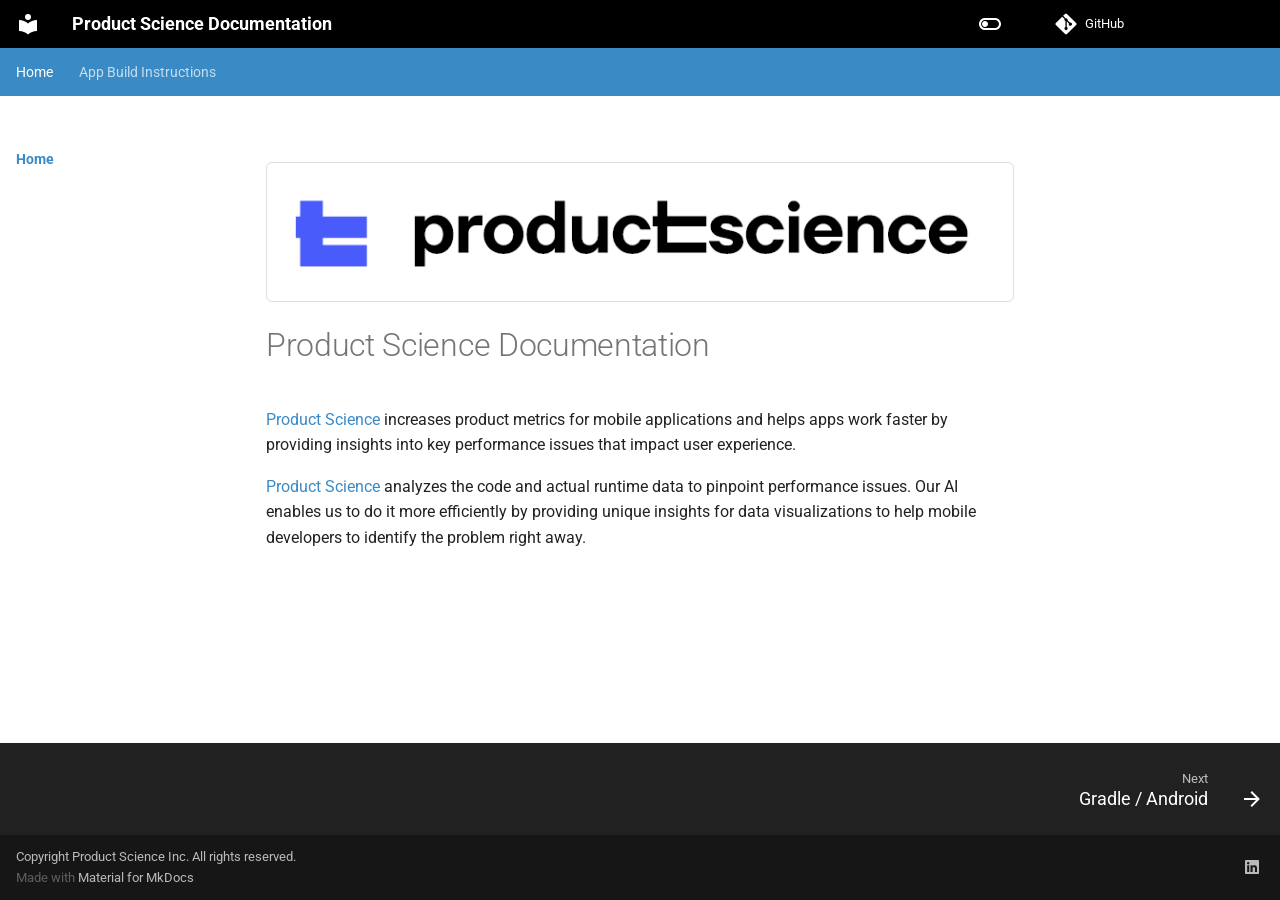
<file: index.html>
<!doctype html>
<html lang="en" class="no-js">
  <head>
    
      <meta charset="utf-8">
      <meta name="viewport" content="width=device-width,initial-scale=1">
      
        <meta name="description" content="Learn to configure and use Product Science">
      
      
      
        <link rel="canonical" href="https://github.com/product-science/docs/">
      
      <link rel="icon" href="assets/images/favicon.png">
      <meta name="generator" content="mkdocs-1.3.0, mkdocs-material-8.2.15">
    
    
      
        <title>Product Science Documentation</title>
      
    
    
      <link rel="stylesheet" href="assets/stylesheets/main.c382b1dc.min.css">
      
        
        <link rel="stylesheet" href="assets/stylesheets/palette.cc9b2e1e.min.css">
        
      
    
    
    
      
        
        
        <link rel="preconnect" href="https://fonts.gstatic.com" crossorigin>
        <link rel="stylesheet" href="https://fonts.googleapis.com/css?family=Roboto:300,300i,400,400i,700,700i%7CRoboto+Mono:400,400i,700,700i&display=fallback">
        <style>:root{--md-text-font:"Roboto";--md-code-font:"Roboto Mono"}</style>
      
    
    
      <link rel="stylesheet" href="stylesheets/extra.css">
    
    <script>__md_scope=new URL(".",location),__md_get=(e,_=localStorage,t=__md_scope)=>JSON.parse(_.getItem(t.pathname+"."+e)),__md_set=(e,_,t=localStorage,a=__md_scope)=>{try{t.setItem(a.pathname+"."+e,JSON.stringify(_))}catch(e){}}</script>
    
      

    
    
    
    
    <meta property="og:type" content="website">
    <meta property="og:title" content="Product Science Documentation">
    <meta property="og:description" content="Learn to configure and use Product Science">
    <meta property="og:url" content="https://github.com/product-science/docs/">
    <meta property="og:image" content="">
    <meta property="og:image:type" content="image/png">
    <meta property="og:image:width" content="1080">
    <meta property="og:image:height" content="568">
  
  </head>
  
  
    
    
      
    
    
    
    
    <body dir="ltr" data-md-color-scheme="default" data-md-color-primary="" data-md-color-accent="">
  
    
    
      <script>var palette=__md_get("__palette");if(palette&&"object"==typeof palette.color)for(var key of Object.keys(palette.color))document.body.setAttribute("data-md-color-"+key,palette.color[key])</script>
    
    <input class="md-toggle" data-md-toggle="drawer" type="checkbox" id="__drawer" autocomplete="off">
    <input class="md-toggle" data-md-toggle="search" type="checkbox" id="__search" autocomplete="off">
    <label class="md-overlay" for="__drawer"></label>
    <div data-md-component="skip">
      
        
        <a href="#product-science-documentation" class="md-skip">
          Skip to content
        </a>
      
    </div>
    <div data-md-component="announce">
      
    </div>
    
    
      

<header class="md-header" data-md-component="header">
  <nav class="md-header__inner md-grid" aria-label="Header">
    <a href="." title="Product Science Documentation" class="md-header__button md-logo" aria-label="Product Science Documentation" data-md-component="logo">
      
  
  <svg xmlns="http://www.w3.org/2000/svg" viewBox="0 0 24 24"><path d="M12 8a3 3 0 0 0 3-3 3 3 0 0 0-3-3 3 3 0 0 0-3 3 3 3 0 0 0 3 3m0 3.54C9.64 9.35 6.5 8 3 8v11c3.5 0 6.64 1.35 9 3.54 2.36-2.19 5.5-3.54 9-3.54V8c-3.5 0-6.64 1.35-9 3.54Z"/></svg>

    </a>
    <label class="md-header__button md-icon" for="__drawer">
      <svg xmlns="http://www.w3.org/2000/svg" viewBox="0 0 24 24"><path d="M3 6h18v2H3V6m0 5h18v2H3v-2m0 5h18v2H3v-2Z"/></svg>
    </label>
    <div class="md-header__title" data-md-component="header-title">
      <div class="md-header__ellipsis">
        <div class="md-header__topic">
          <span class="md-ellipsis">
            Product Science Documentation
          </span>
        </div>
        <div class="md-header__topic" data-md-component="header-topic">
          <span class="md-ellipsis">
            
              Home
            
          </span>
        </div>
      </div>
    </div>
    
      <form class="md-header__option" data-md-component="palette">
        
          
          
          <input class="md-option" data-md-color-media="(prefers-color-scheme: light)" data-md-color-scheme="default" data-md-color-primary="" data-md-color-accent=""  aria-label="Switch to dark mode"  type="radio" name="__palette" id="__palette_1">
          
            <label class="md-header__button md-icon" title="Switch to dark mode" for="__palette_2" hidden>
              <svg xmlns="http://www.w3.org/2000/svg" viewBox="0 0 24 24"><path d="M17 6H7c-3.31 0-6 2.69-6 6s2.69 6 6 6h10c3.31 0 6-2.69 6-6s-2.69-6-6-6zm0 10H7c-2.21 0-4-1.79-4-4s1.79-4 4-4h10c2.21 0 4 1.79 4 4s-1.79 4-4 4zM7 9c-1.66 0-3 1.34-3 3s1.34 3 3 3 3-1.34 3-3-1.34-3-3-3z"/></svg>
            </label>
          
        
          
          
          <input class="md-option" data-md-color-media="(prefers-color-scheme: dark)" data-md-color-scheme="slate" data-md-color-primary="" data-md-color-accent=""  aria-label="Switch to light mode"  type="radio" name="__palette" id="__palette_2">
          
            <label class="md-header__button md-icon" title="Switch to light mode" for="__palette_1" hidden>
              <svg xmlns="http://www.w3.org/2000/svg" viewBox="0 0 24 24"><path d="M17 7H7a5 5 0 0 0-5 5 5 5 0 0 0 5 5h10a5 5 0 0 0 5-5 5 5 0 0 0-5-5m0 8a3 3 0 0 1-3-3 3 3 0 0 1 3-3 3 3 0 0 1 3 3 3 3 0 0 1-3 3Z"/></svg>
            </label>
          
        
      </form>
    
    
    
    
      <div class="md-header__source">
        <a href="https://github.com/product-science/docs" title="Go to repository" class="md-source" data-md-component="source">
  <div class="md-source__icon md-icon">
    
    <svg xmlns="http://www.w3.org/2000/svg" viewBox="0 0 448 512"><!--! Font Awesome Free 6.1.1 by @fontawesome - https://fontawesome.com License - https://fontawesome.com/license/free (Icons: CC BY 4.0, Fonts: SIL OFL 1.1, Code: MIT License) Copyright 2022 Fonticons, Inc.--><path d="M439.55 236.05 244 40.45a28.87 28.87 0 0 0-40.81 0l-40.66 40.63 51.52 51.52c27.06-9.14 52.68 16.77 43.39 43.68l49.66 49.66c34.23-11.8 61.18 31 35.47 56.69-26.49 26.49-70.21-2.87-56-37.34L240.22 199v121.85c25.3 12.54 22.26 41.85 9.08 55a34.34 34.34 0 0 1-48.55 0c-17.57-17.6-11.07-46.91 11.25-56v-123c-20.8-8.51-24.6-30.74-18.64-45L142.57 101 8.45 235.14a28.86 28.86 0 0 0 0 40.81l195.61 195.6a28.86 28.86 0 0 0 40.8 0l194.69-194.69a28.86 28.86 0 0 0 0-40.81z"/></svg>
  </div>
  <div class="md-source__repository">
    GitHub
  </div>
</a>
      </div>
    
  </nav>
  
</header>
    
    <div class="md-container" data-md-component="container">
      
      
        
          
            
<nav class="md-tabs" aria-label="Tabs" data-md-component="tabs">
  <div class="md-tabs__inner md-grid">
    <ul class="md-tabs__list">
      
        
  
  
    
  


  <li class="md-tabs__item">
    <a href="." class="md-tabs__link md-tabs__link--active">
      Home
    </a>
  </li>

      
        
  
  


  
  
  
    <li class="md-tabs__item">
      <a href="gradle-android/" class="md-tabs__link">
        App Build Instructions
      </a>
    </li>
  

      
    </ul>
  </div>
</nav>
          
        
      
      <main class="md-main" data-md-component="main">
        <div class="md-main__inner md-grid">
          
            
              
              <div class="md-sidebar md-sidebar--primary" data-md-component="sidebar" data-md-type="navigation" >
                <div class="md-sidebar__scrollwrap">
                  <div class="md-sidebar__inner">
                    

  


<nav class="md-nav md-nav--primary md-nav--lifted" aria-label="Navigation" data-md-level="0">
  <label class="md-nav__title" for="__drawer">
    <a href="." title="Product Science Documentation" class="md-nav__button md-logo" aria-label="Product Science Documentation" data-md-component="logo">
      
  
  <svg xmlns="http://www.w3.org/2000/svg" viewBox="0 0 24 24"><path d="M12 8a3 3 0 0 0 3-3 3 3 0 0 0-3-3 3 3 0 0 0-3 3 3 3 0 0 0 3 3m0 3.54C9.64 9.35 6.5 8 3 8v11c3.5 0 6.64 1.35 9 3.54 2.36-2.19 5.5-3.54 9-3.54V8c-3.5 0-6.64 1.35-9 3.54Z"/></svg>

    </a>
    Product Science Documentation
  </label>
  
    <div class="md-nav__source">
      <a href="https://github.com/product-science/docs" title="Go to repository" class="md-source" data-md-component="source">
  <div class="md-source__icon md-icon">
    
    <svg xmlns="http://www.w3.org/2000/svg" viewBox="0 0 448 512"><!--! Font Awesome Free 6.1.1 by @fontawesome - https://fontawesome.com License - https://fontawesome.com/license/free (Icons: CC BY 4.0, Fonts: SIL OFL 1.1, Code: MIT License) Copyright 2022 Fonticons, Inc.--><path d="M439.55 236.05 244 40.45a28.87 28.87 0 0 0-40.81 0l-40.66 40.63 51.52 51.52c27.06-9.14 52.68 16.77 43.39 43.68l49.66 49.66c34.23-11.8 61.18 31 35.47 56.69-26.49 26.49-70.21-2.87-56-37.34L240.22 199v121.85c25.3 12.54 22.26 41.85 9.08 55a34.34 34.34 0 0 1-48.55 0c-17.57-17.6-11.07-46.91 11.25-56v-123c-20.8-8.51-24.6-30.74-18.64-45L142.57 101 8.45 235.14a28.86 28.86 0 0 0 0 40.81l195.61 195.6a28.86 28.86 0 0 0 40.8 0l194.69-194.69a28.86 28.86 0 0 0 0-40.81z"/></svg>
  </div>
  <div class="md-source__repository">
    GitHub
  </div>
</a>
    </div>
  
  <ul class="md-nav__list" data-md-scrollfix>
    
      
      
      

  
  
    
  
  
    <li class="md-nav__item md-nav__item--active">
      
      <input class="md-nav__toggle md-toggle" data-md-toggle="toc" type="checkbox" id="__toc">
      
      
        
      
      
      <a href="." class="md-nav__link md-nav__link--active">
        Home
      </a>
      
    </li>
  

    
      
      
      

  
  
  
    
    <li class="md-nav__item md-nav__item--nested">
      
      
        <input class="md-nav__toggle md-toggle" data-md-toggle="__nav_2" data-md-state="indeterminate" type="checkbox" id="__nav_2" checked>
      
      
      
      
        <label class="md-nav__link" for="__nav_2">
          App Build Instructions
          <span class="md-nav__icon md-icon"></span>
        </label>
      
      <nav class="md-nav" aria-label="App Build Instructions" data-md-level="1">
        <label class="md-nav__title" for="__nav_2">
          <span class="md-nav__icon md-icon"></span>
          App Build Instructions
        </label>
        <ul class="md-nav__list" data-md-scrollfix>
          
            
              
  
  
  
    <li class="md-nav__item">
      <a href="gradle-android/" class="md-nav__link">
        Gradle / Android
      </a>
    </li>
  

            
          
            
              
  
  
  
    <li class="md-nav__item">
      <a href="ios-xcode/" class="md-nav__link">
        iOS / Xcode
      </a>
    </li>
  

            
          
        </ul>
      </nav>
    </li>
  

    
  </ul>
</nav>
                  </div>
                </div>
              </div>
            
            
              
              <div class="md-sidebar md-sidebar--secondary" data-md-component="sidebar" data-md-type="toc" >
                <div class="md-sidebar__scrollwrap">
                  <div class="md-sidebar__inner">
                    

<nav class="md-nav md-nav--secondary" aria-label="Table of contents">
  
  
  
    
  
  
</nav>
                  </div>
                </div>
              </div>
            
          
          <div class="md-content" data-md-component="content">
            <article class="md-content__inner md-typeset">
              
                


<p><img alt="PSi" src="images/psi.png" />  </p>
<h1 id="product-science-documentation">Product Science Documentation</h1>
<p><a href="https://www.productscience.ai/">Product Science</a> increases product metrics for mobile applications and helps apps work faster by providing insights into key performance issues that impact user experience.</p>
<p><a href="https://www.productscience.ai/">Product Science</a> analyzes the code and actual runtime data to pinpoint performance issues. Our AI enables us to do it more efficiently by providing unique insights for data visualizations to help mobile developers to identify the problem right away.</p>

              
            </article>
          </div>
        </div>
        
          <a href="#" class="md-top md-icon" data-md-component="top" data-md-state="hidden">
            <svg xmlns="http://www.w3.org/2000/svg" viewBox="0 0 24 24"><path d="M13 20h-2V8l-5.5 5.5-1.42-1.42L12 4.16l7.92 7.92-1.42 1.42L13 8v12Z"/></svg>
            Back to top
          </a>
        
      </main>
      
        <footer class="md-footer">
  
    <nav class="md-footer__inner md-grid" aria-label="Footer">
      
      
        
        <a href="gradle-android/" class="md-footer__link md-footer__link--next" aria-label="Next: Gradle / Android" rel="next">
          <div class="md-footer__title">
            <div class="md-ellipsis">
              <span class="md-footer__direction">
                Next
              </span>
              Gradle / Android
            </div>
          </div>
          <div class="md-footer__button md-icon">
            <svg xmlns="http://www.w3.org/2000/svg" viewBox="0 0 24 24"><path d="M4 11v2h12l-5.5 5.5 1.42 1.42L19.84 12l-7.92-7.92L10.5 5.5 16 11H4Z"/></svg>
          </div>
        </a>
      
    </nav>
  
  <div class="md-footer-meta md-typeset">
    <div class="md-footer-meta__inner md-grid">
      <div class="md-copyright">
  
    <div class="md-copyright__highlight">
      Copyright Product Science Inc. All rights reserved.
    </div>
  
  
    Made with
    <a href="https://squidfunk.github.io/mkdocs-material/" target="_blank" rel="noopener">
      Material for MkDocs
    </a>
  
</div>
      
        <div class="md-social">
  
    
    
      
      
    
    <a href="https://www.linkedin.com/company/product-science-inc/" target="_blank" rel="noopener" title="www.linkedin.com" class="md-social__link">
      <svg xmlns="http://www.w3.org/2000/svg" viewBox="0 0 448 512"><!--! Font Awesome Free 6.1.1 by @fontawesome - https://fontawesome.com License - https://fontawesome.com/license/free (Icons: CC BY 4.0, Fonts: SIL OFL 1.1, Code: MIT License) Copyright 2022 Fonticons, Inc.--><path d="M416 32H31.9C14.3 32 0 46.5 0 64.3v383.4C0 465.5 14.3 480 31.9 480H416c17.6 0 32-14.5 32-32.3V64.3c0-17.8-14.4-32.3-32-32.3zM135.4 416H69V202.2h66.5V416zm-33.2-243c-21.3 0-38.5-17.3-38.5-38.5S80.9 96 102.2 96c21.2 0 38.5 17.3 38.5 38.5 0 21.3-17.2 38.5-38.5 38.5zm282.1 243h-66.4V312c0-24.8-.5-56.7-34.5-56.7-34.6 0-39.9 27-39.9 54.9V416h-66.4V202.2h63.7v29.2h.9c8.9-16.8 30.6-34.5 62.9-34.5 67.2 0 79.7 44.3 79.7 101.9V416z"/></svg>
    </a>
  
</div>
      
    </div>
  </div>
</footer>
      
    </div>
    <div class="md-dialog" data-md-component="dialog">
      <div class="md-dialog__inner md-typeset"></div>
    </div>
    <script id="__config" type="application/json">{"base": ".", "features": ["navigation.tabs", "navigation.instant", "navigation.sections", "navigation.expand", "navigation.top"], "search": "assets/javascripts/workers/search.2a1c317c.min.js", "translations": {"clipboard.copied": "Copied to clipboard", "clipboard.copy": "Copy to clipboard", "search.config.lang": "en", "search.config.pipeline": "trimmer, stopWordFilter", "search.config.separator": "[\\s\\-]+", "search.placeholder": "Search", "search.result.more.one": "1 more on this page", "search.result.more.other": "# more on this page", "search.result.none": "No matching documents", "search.result.one": "1 matching document", "search.result.other": "# matching documents", "search.result.placeholder": "Type to start searching", "search.result.term.missing": "Missing", "select.version.title": "Select version"}}</script>
    
    
      <script src="assets/javascripts/bundle.a6c66575.min.js"></script>
      
    
  </body>
</html>
</file>
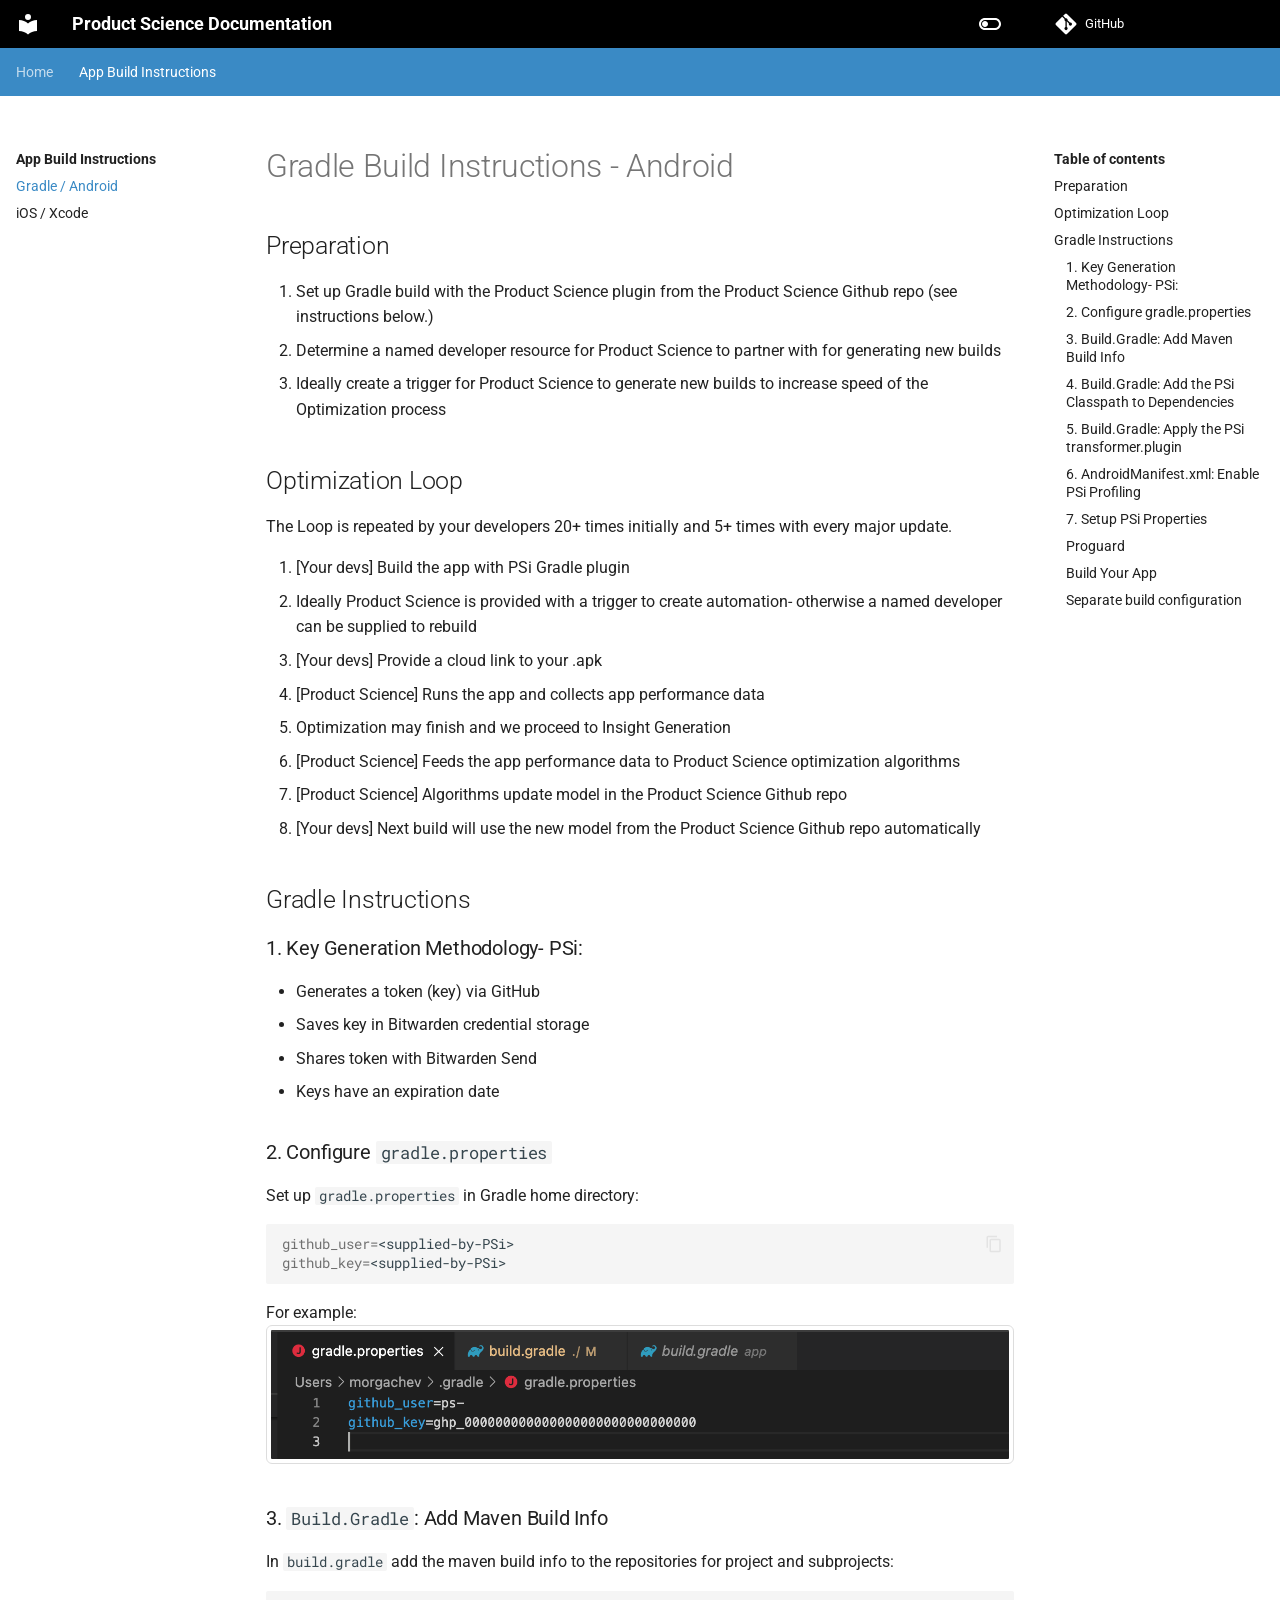
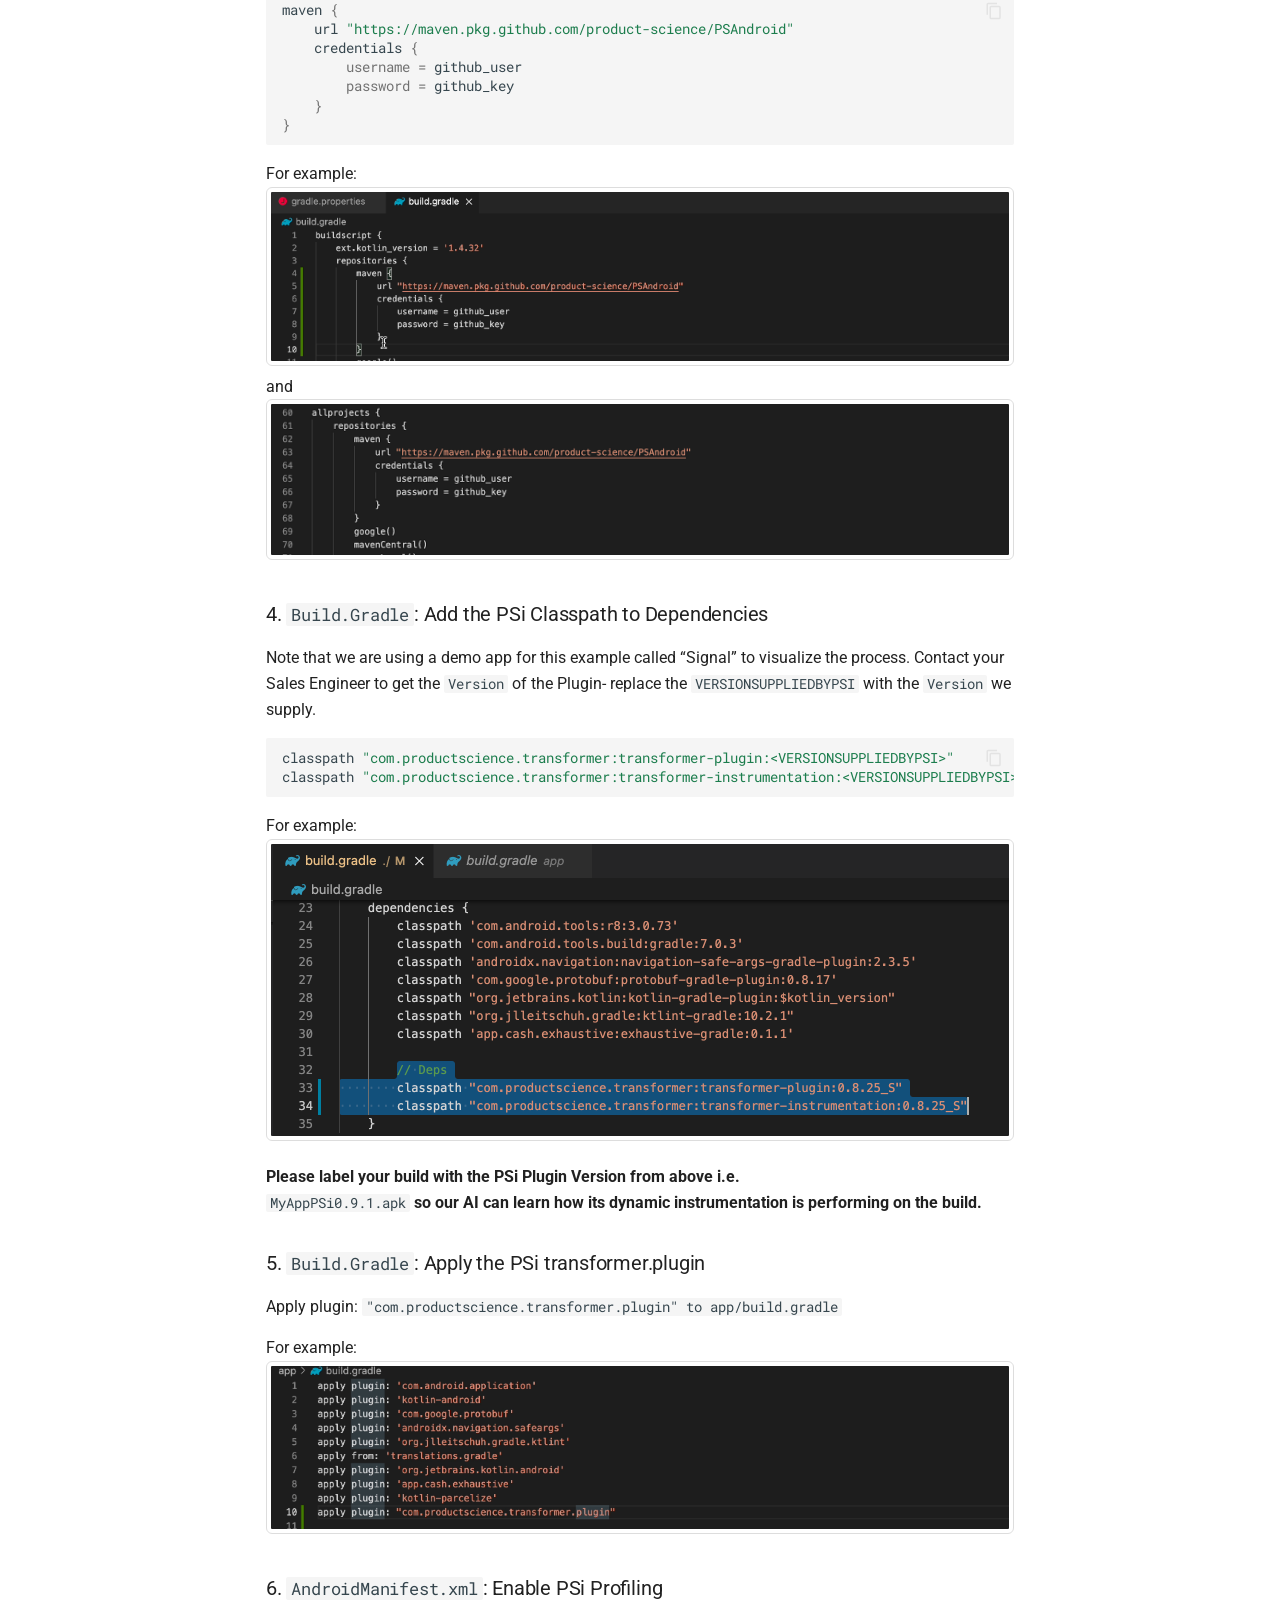
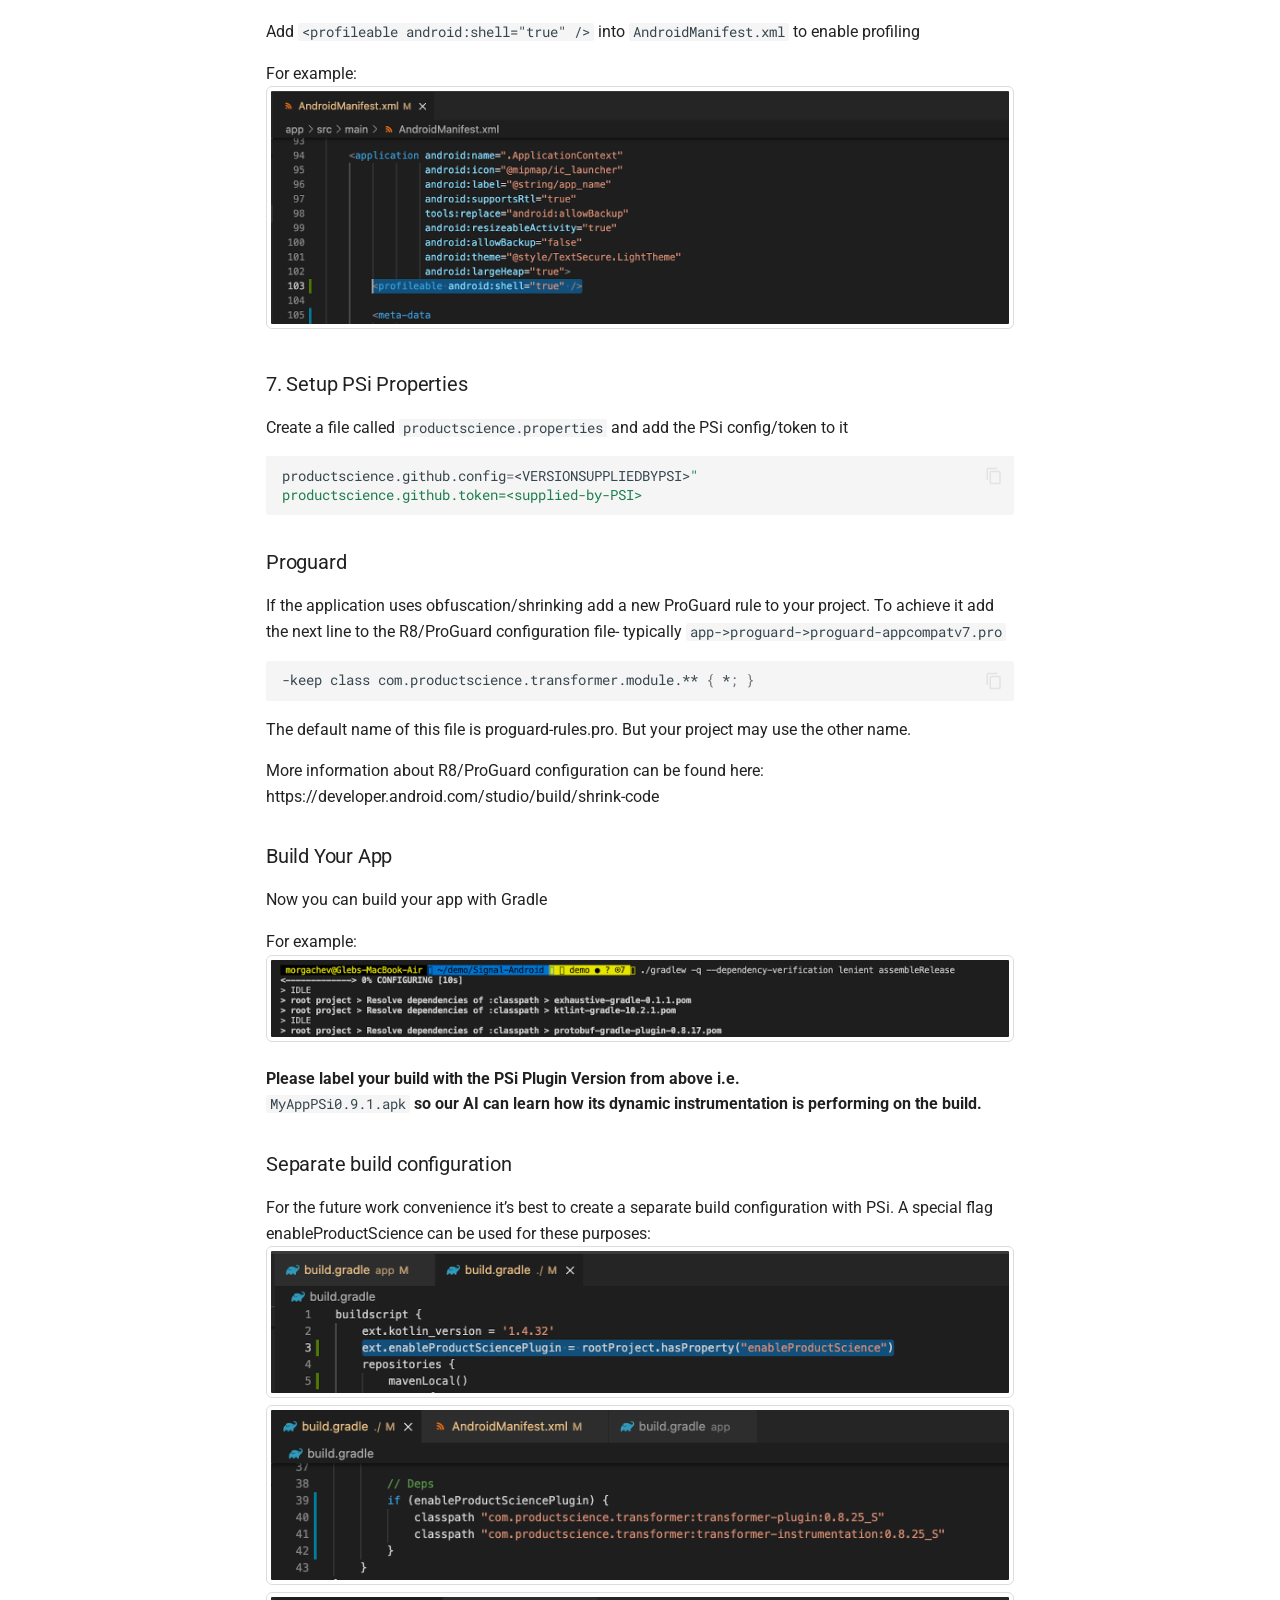
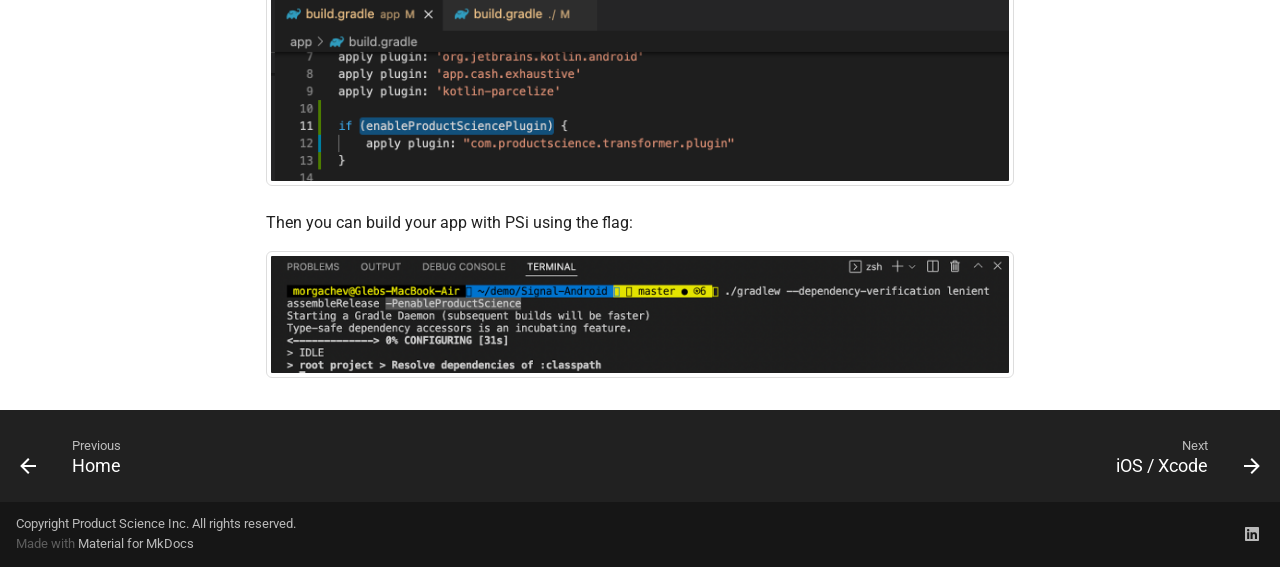
<file: gradle-android/index.html>
<!doctype html>
<html lang="en" class="no-js">
  <head>
    
      <meta charset="utf-8">
      <meta name="viewport" content="width=device-width,initial-scale=1">
      
        <meta name="description" content="Learn to configure and use Product Science">
      
      
      
        <link rel="canonical" href="https://github.com/product-science/docs/gradle-android/">
      
      <link rel="icon" href="../assets/images/favicon.png">
      <meta name="generator" content="mkdocs-1.3.0, mkdocs-material-8.2.15">
    
    
      
        <title>Gradle / Android - Product Science Documentation</title>
      
    
    
      <link rel="stylesheet" href="../assets/stylesheets/main.c382b1dc.min.css">
      
        
        <link rel="stylesheet" href="../assets/stylesheets/palette.cc9b2e1e.min.css">
        
      
    
    
    
      
        
        
        <link rel="preconnect" href="https://fonts.gstatic.com" crossorigin>
        <link rel="stylesheet" href="https://fonts.googleapis.com/css?family=Roboto:300,300i,400,400i,700,700i%7CRoboto+Mono:400,400i,700,700i&display=fallback">
        <style>:root{--md-text-font:"Roboto";--md-code-font:"Roboto Mono"}</style>
      
    
    
      <link rel="stylesheet" href="../stylesheets/extra.css">
    
    <script>__md_scope=new URL("..",location),__md_get=(e,_=localStorage,t=__md_scope)=>JSON.parse(_.getItem(t.pathname+"."+e)),__md_set=(e,_,t=localStorage,a=__md_scope)=>{try{t.setItem(a.pathname+"."+e,JSON.stringify(_))}catch(e){}}</script>
    
      

    
    
    
    
      
    
    <meta property="og:type" content="website">
    <meta property="og:title" content="Product Science Documentation - Gradle / Android">
    <meta property="og:description" content="Learn to configure and use Product Science">
    <meta property="og:url" content="https://github.com/product-science/docs/gradle-android/">
    <meta property="og:image" content="">
    <meta property="og:image:type" content="image/png">
    <meta property="og:image:width" content="1080">
    <meta property="og:image:height" content="568">
  
  </head>
  
  
    
    
      
    
    
    
    
    <body dir="ltr" data-md-color-scheme="default" data-md-color-primary="" data-md-color-accent="">
  
    
    
      <script>var palette=__md_get("__palette");if(palette&&"object"==typeof palette.color)for(var key of Object.keys(palette.color))document.body.setAttribute("data-md-color-"+key,palette.color[key])</script>
    
    <input class="md-toggle" data-md-toggle="drawer" type="checkbox" id="__drawer" autocomplete="off">
    <input class="md-toggle" data-md-toggle="search" type="checkbox" id="__search" autocomplete="off">
    <label class="md-overlay" for="__drawer"></label>
    <div data-md-component="skip">
      
        
        <a href="#gradle-build-instructions-android" class="md-skip">
          Skip to content
        </a>
      
    </div>
    <div data-md-component="announce">
      
    </div>
    
    
      

<header class="md-header" data-md-component="header">
  <nav class="md-header__inner md-grid" aria-label="Header">
    <a href=".." title="Product Science Documentation" class="md-header__button md-logo" aria-label="Product Science Documentation" data-md-component="logo">
      
  
  <svg xmlns="http://www.w3.org/2000/svg" viewBox="0 0 24 24"><path d="M12 8a3 3 0 0 0 3-3 3 3 0 0 0-3-3 3 3 0 0 0-3 3 3 3 0 0 0 3 3m0 3.54C9.64 9.35 6.5 8 3 8v11c3.5 0 6.64 1.35 9 3.54 2.36-2.19 5.5-3.54 9-3.54V8c-3.5 0-6.64 1.35-9 3.54Z"/></svg>

    </a>
    <label class="md-header__button md-icon" for="__drawer">
      <svg xmlns="http://www.w3.org/2000/svg" viewBox="0 0 24 24"><path d="M3 6h18v2H3V6m0 5h18v2H3v-2m0 5h18v2H3v-2Z"/></svg>
    </label>
    <div class="md-header__title" data-md-component="header-title">
      <div class="md-header__ellipsis">
        <div class="md-header__topic">
          <span class="md-ellipsis">
            Product Science Documentation
          </span>
        </div>
        <div class="md-header__topic" data-md-component="header-topic">
          <span class="md-ellipsis">
            
              Gradle / Android
            
          </span>
        </div>
      </div>
    </div>
    
      <form class="md-header__option" data-md-component="palette">
        
          
          
          <input class="md-option" data-md-color-media="(prefers-color-scheme: light)" data-md-color-scheme="default" data-md-color-primary="" data-md-color-accent=""  aria-label="Switch to dark mode"  type="radio" name="__palette" id="__palette_1">
          
            <label class="md-header__button md-icon" title="Switch to dark mode" for="__palette_2" hidden>
              <svg xmlns="http://www.w3.org/2000/svg" viewBox="0 0 24 24"><path d="M17 6H7c-3.31 0-6 2.69-6 6s2.69 6 6 6h10c3.31 0 6-2.69 6-6s-2.69-6-6-6zm0 10H7c-2.21 0-4-1.79-4-4s1.79-4 4-4h10c2.21 0 4 1.79 4 4s-1.79 4-4 4zM7 9c-1.66 0-3 1.34-3 3s1.34 3 3 3 3-1.34 3-3-1.34-3-3-3z"/></svg>
            </label>
          
        
          
          
          <input class="md-option" data-md-color-media="(prefers-color-scheme: dark)" data-md-color-scheme="slate" data-md-color-primary="" data-md-color-accent=""  aria-label="Switch to light mode"  type="radio" name="__palette" id="__palette_2">
          
            <label class="md-header__button md-icon" title="Switch to light mode" for="__palette_1" hidden>
              <svg xmlns="http://www.w3.org/2000/svg" viewBox="0 0 24 24"><path d="M17 7H7a5 5 0 0 0-5 5 5 5 0 0 0 5 5h10a5 5 0 0 0 5-5 5 5 0 0 0-5-5m0 8a3 3 0 0 1-3-3 3 3 0 0 1 3-3 3 3 0 0 1 3 3 3 3 0 0 1-3 3Z"/></svg>
            </label>
          
        
      </form>
    
    
    
    
      <div class="md-header__source">
        <a href="https://github.com/product-science/docs" title="Go to repository" class="md-source" data-md-component="source">
  <div class="md-source__icon md-icon">
    
    <svg xmlns="http://www.w3.org/2000/svg" viewBox="0 0 448 512"><!--! Font Awesome Free 6.1.1 by @fontawesome - https://fontawesome.com License - https://fontawesome.com/license/free (Icons: CC BY 4.0, Fonts: SIL OFL 1.1, Code: MIT License) Copyright 2022 Fonticons, Inc.--><path d="M439.55 236.05 244 40.45a28.87 28.87 0 0 0-40.81 0l-40.66 40.63 51.52 51.52c27.06-9.14 52.68 16.77 43.39 43.68l49.66 49.66c34.23-11.8 61.18 31 35.47 56.69-26.49 26.49-70.21-2.87-56-37.34L240.22 199v121.85c25.3 12.54 22.26 41.85 9.08 55a34.34 34.34 0 0 1-48.55 0c-17.57-17.6-11.07-46.91 11.25-56v-123c-20.8-8.51-24.6-30.74-18.64-45L142.57 101 8.45 235.14a28.86 28.86 0 0 0 0 40.81l195.61 195.6a28.86 28.86 0 0 0 40.8 0l194.69-194.69a28.86 28.86 0 0 0 0-40.81z"/></svg>
  </div>
  <div class="md-source__repository">
    GitHub
  </div>
</a>
      </div>
    
  </nav>
  
</header>
    
    <div class="md-container" data-md-component="container">
      
      
        
          
            
<nav class="md-tabs" aria-label="Tabs" data-md-component="tabs">
  <div class="md-tabs__inner md-grid">
    <ul class="md-tabs__list">
      
        
  
  


  <li class="md-tabs__item">
    <a href=".." class="md-tabs__link">
      Home
    </a>
  </li>

      
        
  
  
    
  


  
  
  
    <li class="md-tabs__item">
      <a href="./" class="md-tabs__link md-tabs__link--active">
        App Build Instructions
      </a>
    </li>
  

      
    </ul>
  </div>
</nav>
          
        
      
      <main class="md-main" data-md-component="main">
        <div class="md-main__inner md-grid">
          
            
              
              <div class="md-sidebar md-sidebar--primary" data-md-component="sidebar" data-md-type="navigation" >
                <div class="md-sidebar__scrollwrap">
                  <div class="md-sidebar__inner">
                    

  


<nav class="md-nav md-nav--primary md-nav--lifted" aria-label="Navigation" data-md-level="0">
  <label class="md-nav__title" for="__drawer">
    <a href=".." title="Product Science Documentation" class="md-nav__button md-logo" aria-label="Product Science Documentation" data-md-component="logo">
      
  
  <svg xmlns="http://www.w3.org/2000/svg" viewBox="0 0 24 24"><path d="M12 8a3 3 0 0 0 3-3 3 3 0 0 0-3-3 3 3 0 0 0-3 3 3 3 0 0 0 3 3m0 3.54C9.64 9.35 6.5 8 3 8v11c3.5 0 6.64 1.35 9 3.54 2.36-2.19 5.5-3.54 9-3.54V8c-3.5 0-6.64 1.35-9 3.54Z"/></svg>

    </a>
    Product Science Documentation
  </label>
  
    <div class="md-nav__source">
      <a href="https://github.com/product-science/docs" title="Go to repository" class="md-source" data-md-component="source">
  <div class="md-source__icon md-icon">
    
    <svg xmlns="http://www.w3.org/2000/svg" viewBox="0 0 448 512"><!--! Font Awesome Free 6.1.1 by @fontawesome - https://fontawesome.com License - https://fontawesome.com/license/free (Icons: CC BY 4.0, Fonts: SIL OFL 1.1, Code: MIT License) Copyright 2022 Fonticons, Inc.--><path d="M439.55 236.05 244 40.45a28.87 28.87 0 0 0-40.81 0l-40.66 40.63 51.52 51.52c27.06-9.14 52.68 16.77 43.39 43.68l49.66 49.66c34.23-11.8 61.18 31 35.47 56.69-26.49 26.49-70.21-2.87-56-37.34L240.22 199v121.85c25.3 12.54 22.26 41.85 9.08 55a34.34 34.34 0 0 1-48.55 0c-17.57-17.6-11.07-46.91 11.25-56v-123c-20.8-8.51-24.6-30.74-18.64-45L142.57 101 8.45 235.14a28.86 28.86 0 0 0 0 40.81l195.61 195.6a28.86 28.86 0 0 0 40.8 0l194.69-194.69a28.86 28.86 0 0 0 0-40.81z"/></svg>
  </div>
  <div class="md-source__repository">
    GitHub
  </div>
</a>
    </div>
  
  <ul class="md-nav__list" data-md-scrollfix>
    
      
      
      

  
  
  
    <li class="md-nav__item">
      <a href=".." class="md-nav__link">
        Home
      </a>
    </li>
  

    
      
      
      

  
  
    
  
  
    
    <li class="md-nav__item md-nav__item--active md-nav__item--nested">
      
      
        <input class="md-nav__toggle md-toggle" data-md-toggle="__nav_2" type="checkbox" id="__nav_2" checked>
      
      
      
      
        <label class="md-nav__link" for="__nav_2">
          App Build Instructions
          <span class="md-nav__icon md-icon"></span>
        </label>
      
      <nav class="md-nav" aria-label="App Build Instructions" data-md-level="1">
        <label class="md-nav__title" for="__nav_2">
          <span class="md-nav__icon md-icon"></span>
          App Build Instructions
        </label>
        <ul class="md-nav__list" data-md-scrollfix>
          
            
              
  
  
    
  
  
    <li class="md-nav__item md-nav__item--active">
      
      <input class="md-nav__toggle md-toggle" data-md-toggle="toc" type="checkbox" id="__toc">
      
      
        
      
      
        <label class="md-nav__link md-nav__link--active" for="__toc">
          Gradle / Android
          <span class="md-nav__icon md-icon"></span>
        </label>
      
      <a href="./" class="md-nav__link md-nav__link--active">
        Gradle / Android
      </a>
      
        

<nav class="md-nav md-nav--secondary" aria-label="Table of contents">
  
  
  
    
  
  
    <label class="md-nav__title" for="__toc">
      <span class="md-nav__icon md-icon"></span>
      Table of contents
    </label>
    <ul class="md-nav__list" data-md-component="toc" data-md-scrollfix>
      
        <li class="md-nav__item">
  <a href="#preparation" class="md-nav__link">
    Preparation
  </a>
  
</li>
      
        <li class="md-nav__item">
  <a href="#optimization-loop" class="md-nav__link">
    Optimization Loop
  </a>
  
</li>
      
        <li class="md-nav__item">
  <a href="#gradle-instructions" class="md-nav__link">
    Gradle Instructions
  </a>
  
    <nav class="md-nav" aria-label="Gradle Instructions">
      <ul class="md-nav__list">
        
          <li class="md-nav__item">
  <a href="#1-key-generation-methodology-psi" class="md-nav__link">
    1. Key Generation Methodology- PSi:
  </a>
  
</li>
        
          <li class="md-nav__item">
  <a href="#2-configure-gradleproperties" class="md-nav__link">
    2. Configure gradle.properties
  </a>
  
</li>
        
          <li class="md-nav__item">
  <a href="#3-buildgradle-add-maven-build-info" class="md-nav__link">
    3. Build.Gradle: Add Maven Build Info
  </a>
  
</li>
        
          <li class="md-nav__item">
  <a href="#4-buildgradle-add-the-psi-classpath-to-dependencies" class="md-nav__link">
    4. Build.Gradle: Add the PSi Classpath to Dependencies
  </a>
  
</li>
        
          <li class="md-nav__item">
  <a href="#5-buildgradle-apply-the-psi-transformerplugin" class="md-nav__link">
    5. Build.Gradle: Apply the PSi transformer.plugin
  </a>
  
</li>
        
          <li class="md-nav__item">
  <a href="#6-androidmanifestxml-enable-psi-profiling" class="md-nav__link">
    6. AndroidManifest.xml: Enable PSi Profiling
  </a>
  
</li>
        
          <li class="md-nav__item">
  <a href="#7-setup-psi-properties" class="md-nav__link">
    7. Setup PSi Properties
  </a>
  
</li>
        
          <li class="md-nav__item">
  <a href="#proguard" class="md-nav__link">
    Proguard
  </a>
  
</li>
        
          <li class="md-nav__item">
  <a href="#build-your-app" class="md-nav__link">
    Build Your App
  </a>
  
</li>
        
          <li class="md-nav__item">
  <a href="#separate-build-configuration" class="md-nav__link">
    Separate build configuration
  </a>
  
</li>
        
      </ul>
    </nav>
  
</li>
      
    </ul>
  
</nav>
      
    </li>
  

            
          
            
              
  
  
  
    <li class="md-nav__item">
      <a href="../ios-xcode/" class="md-nav__link">
        iOS / Xcode
      </a>
    </li>
  

            
          
        </ul>
      </nav>
    </li>
  

    
  </ul>
</nav>
                  </div>
                </div>
              </div>
            
            
              
              <div class="md-sidebar md-sidebar--secondary" data-md-component="sidebar" data-md-type="toc" >
                <div class="md-sidebar__scrollwrap">
                  <div class="md-sidebar__inner">
                    

<nav class="md-nav md-nav--secondary" aria-label="Table of contents">
  
  
  
    
  
  
    <label class="md-nav__title" for="__toc">
      <span class="md-nav__icon md-icon"></span>
      Table of contents
    </label>
    <ul class="md-nav__list" data-md-component="toc" data-md-scrollfix>
      
        <li class="md-nav__item">
  <a href="#preparation" class="md-nav__link">
    Preparation
  </a>
  
</li>
      
        <li class="md-nav__item">
  <a href="#optimization-loop" class="md-nav__link">
    Optimization Loop
  </a>
  
</li>
      
        <li class="md-nav__item">
  <a href="#gradle-instructions" class="md-nav__link">
    Gradle Instructions
  </a>
  
    <nav class="md-nav" aria-label="Gradle Instructions">
      <ul class="md-nav__list">
        
          <li class="md-nav__item">
  <a href="#1-key-generation-methodology-psi" class="md-nav__link">
    1. Key Generation Methodology- PSi:
  </a>
  
</li>
        
          <li class="md-nav__item">
  <a href="#2-configure-gradleproperties" class="md-nav__link">
    2. Configure gradle.properties
  </a>
  
</li>
        
          <li class="md-nav__item">
  <a href="#3-buildgradle-add-maven-build-info" class="md-nav__link">
    3. Build.Gradle: Add Maven Build Info
  </a>
  
</li>
        
          <li class="md-nav__item">
  <a href="#4-buildgradle-add-the-psi-classpath-to-dependencies" class="md-nav__link">
    4. Build.Gradle: Add the PSi Classpath to Dependencies
  </a>
  
</li>
        
          <li class="md-nav__item">
  <a href="#5-buildgradle-apply-the-psi-transformerplugin" class="md-nav__link">
    5. Build.Gradle: Apply the PSi transformer.plugin
  </a>
  
</li>
        
          <li class="md-nav__item">
  <a href="#6-androidmanifestxml-enable-psi-profiling" class="md-nav__link">
    6. AndroidManifest.xml: Enable PSi Profiling
  </a>
  
</li>
        
          <li class="md-nav__item">
  <a href="#7-setup-psi-properties" class="md-nav__link">
    7. Setup PSi Properties
  </a>
  
</li>
        
          <li class="md-nav__item">
  <a href="#proguard" class="md-nav__link">
    Proguard
  </a>
  
</li>
        
          <li class="md-nav__item">
  <a href="#build-your-app" class="md-nav__link">
    Build Your App
  </a>
  
</li>
        
          <li class="md-nav__item">
  <a href="#separate-build-configuration" class="md-nav__link">
    Separate build configuration
  </a>
  
</li>
        
      </ul>
    </nav>
  
</li>
      
    </ul>
  
</nav>
                  </div>
                </div>
              </div>
            
          
          <div class="md-content" data-md-component="content">
            <article class="md-content__inner md-typeset">
              
                


<h1 id="gradle-build-instructions-android">Gradle Build Instructions - Android</h1>
<h2 id="preparation">Preparation</h2>
<ol>
<li>Set up Gradle build with the Product Science plugin from the Product Science Github repo (see instructions below.)</li>
<li>Determine a named developer resource for Product Science to partner with for generating new builds</li>
<li>Ideally create a trigger for Product Science to generate new builds to increase speed of the Optimization process</li>
</ol>
<h2 id="optimization-loop">Optimization Loop</h2>
<p>The Loop is repeated by your developers 20+ times initially and 5+ times with every major update.</p>
<ol>
<li>[Your devs]  Build the app with PSi Gradle plugin</li>
<li>Ideally Product Science is provided with a trigger to create automation- otherwise a named developer can be supplied to rebuild</li>
<li>[Your devs]  Provide a cloud link to your .apk</li>
<li>[Product Science] Runs the app and collects app performance data</li>
<li>Optimization may finish and we proceed to Insight Generation</li>
<li>[Product Science] Feeds the app performance data to Product Science optimization algorithms</li>
<li>[Product Science] Algorithms update model in the Product Science Github repo</li>
<li>[Your devs] Next build will use the new model from the Product Science Github repo automatically</li>
</ol>
<h2 id="gradle-instructions">Gradle Instructions</h2>
<h3 id="1-key-generation-methodology-psi">1. Key Generation Methodology- PSi:</h3>
<ul>
<li>Generates a token (key) via GitHub</li>
<li>Saves key in Bitwarden credential storage</li>
<li>Shares token with Bitwarden Send </li>
<li>Keys have an expiration date</li>
</ul>
<h3 id="2-configure-gradleproperties">2. Configure <code>gradle.properties</code></h3>
<p>Set up <code>gradle.properties</code> in Gradle home directory:<br />
<div class="highlight"><pre><span></span><code><span class="nv">github_user</span><span class="o">=</span>&lt;supplied-by-PSi&gt;
<span class="nv">github_key</span><span class="o">=</span>&lt;supplied-by-PSi&gt;
</code></pre></div></p>
<p>For example:<br />
<img alt="creds" src="../images/creds.png" />  </p>
<h3 id="3-buildgradle-add-maven-build-info">3. <code>Build.Gradle</code>: Add Maven Build Info</h3>
<p>In <code>build.gradle</code> add the maven build info to the repositories for project and subprojects:  </p>
<div class="highlight"><pre><span></span><code>maven <span class="o">{</span>
    url <span class="s2">&quot;https://maven.pkg.github.com/product-science/PSAndroid&quot;</span>
    credentials <span class="o">{</span>
        <span class="nv">username</span> <span class="o">=</span> github_user
        <span class="nv">password</span> <span class="o">=</span> github_key
    <span class="o">}</span>
<span class="o">}</span>
</code></pre></div>
<p>For example:<br />
<img alt="maven" src="../images/maven1.png" /><br />
and <br />
<img alt="maven" src="../images/maven2.png" />  </p>
<h3 id="4-buildgradle-add-the-psi-classpath-to-dependencies">4. <code>Build.Gradle</code>: Add the PSi Classpath to Dependencies</h3>
<p>Note that we are using a demo app for this example called “Signal” to visualize the process.
Contact your Sales Engineer to get the <code>Version</code> of the Plugin- replace the <code>VERSIONSUPPLIEDBYPSI</code> with the <code>Version</code> we supply.  </p>
<div class="highlight"><pre><span></span><code>classpath <span class="s2">&quot;com.productscience.transformer:transformer-plugin:&lt;VERSIONSUPPLIEDBYPSI&gt;&quot;</span>
classpath <span class="s2">&quot;com.productscience.transformer:transformer-instrumentation:&lt;VERSIONSUPPLIEDBYPSI&gt;&quot;</span>
</code></pre></div>
<p>For example:<br />
<img alt="classpath" src="../images/classpath.png" />  </p>
<p><strong>Please label your build with the PSi Plugin Version from above i.e.</strong><br />
<code>MyAppPSi0.9.1.apk</code> 
<strong>so our AI can learn how its dynamic instrumentation is performing on the build.</strong></p>
<h3 id="5-buildgradle-apply-the-psi-transformerplugin">5. <code>Build.Gradle</code>: Apply the PSi transformer.plugin</h3>
<p>Apply plugin: <code>"com.productscience.transformer.plugin" to app/build.gradle</code></p>
<p>For example:<br />
<img alt="transformer" src="../images/transformer.png" />  </p>
<h3 id="6-androidmanifestxml-enable-psi-profiling">6. <code>AndroidManifest.xml</code>: Enable PSi Profiling</h3>
<p>Add <code>&lt;profileable android:shell="true" /&gt;</code> into <code>AndroidManifest.xml</code> to enable profiling</p>
<p>For example:<br />
<img alt="manifest" src="../images/manifest.png" />  </p>
<h3 id="7-setup-psi-properties">7. Setup PSi Properties</h3>
<p>Create a file called <code>productscience.properties</code> and add the PSi config/token to it</p>
<div class="highlight"><pre><span></span><code>productscience.github.config<span class="o">=</span>&lt;VERSIONSUPPLIEDBYPSI&gt;<span class="s2">&quot;</span>
<span class="s2">productscience.github.token=&lt;supplied-by-PSI&gt;</span>
</code></pre></div>
<h3 id="proguard">Proguard</h3>
<p>If the application uses obfuscation/shrinking add a new ProGuard rule to your project.
To achieve it add the next line to the R8/ProGuard configuration file- typically <code>app-&gt;proguard-&gt;proguard-appcompatv7.pro</code>  </p>
<div class="highlight"><pre><span></span><code>-keep class com.productscience.transformer.module.** <span class="o">{</span> *<span class="p">;</span> <span class="o">}</span>
</code></pre></div>
<p>The default name of this file is proguard-rules.pro. But your project may use the other name.</p>
<p>More information about R8/ProGuard configuration can be found here:
https://developer.android.com/studio/build/shrink-code</p>
<h3 id="build-your-app">Build Your App</h3>
<p>Now you can build your app with Gradle</p>
<p>For example:<br />
<img alt="build" src="../images/build.png" />  </p>
<p><strong>Please label your build with the PSi Plugin Version from above i.e.</strong><br />
<code>MyAppPSi0.9.1.apk</code> 
<strong>so our AI can learn how its dynamic instrumentation is performing on the build.</strong></p>
<h3 id="separate-build-configuration">Separate build configuration</h3>
<p>For the future work convenience it’s best to create a separate build configuration with PSi.
A special flag enableProductScience can be used for these purposes:
<img alt="separate" src="../images/separate1.png" /> <br />
<img alt="separate" src="../images/separate2.png" /><br />
<img alt="separate" src="../images/separate3.png" />  </p>
<p>Then you can build your app with PSi using the flag:  </p>
<p><img alt="build" src="../images/build2.png" /></p>

              
            </article>
          </div>
        </div>
        
          <a href="#" class="md-top md-icon" data-md-component="top" data-md-state="hidden">
            <svg xmlns="http://www.w3.org/2000/svg" viewBox="0 0 24 24"><path d="M13 20h-2V8l-5.5 5.5-1.42-1.42L12 4.16l7.92 7.92-1.42 1.42L13 8v12Z"/></svg>
            Back to top
          </a>
        
      </main>
      
        <footer class="md-footer">
  
    <nav class="md-footer__inner md-grid" aria-label="Footer">
      
        
        <a href=".." class="md-footer__link md-footer__link--prev" aria-label="Previous: Home" rel="prev">
          <div class="md-footer__button md-icon">
            <svg xmlns="http://www.w3.org/2000/svg" viewBox="0 0 24 24"><path d="M20 11v2H8l5.5 5.5-1.42 1.42L4.16 12l7.92-7.92L13.5 5.5 8 11h12Z"/></svg>
          </div>
          <div class="md-footer__title">
            <div class="md-ellipsis">
              <span class="md-footer__direction">
                Previous
              </span>
              Home
            </div>
          </div>
        </a>
      
      
        
        <a href="../ios-xcode/" class="md-footer__link md-footer__link--next" aria-label="Next: iOS / Xcode" rel="next">
          <div class="md-footer__title">
            <div class="md-ellipsis">
              <span class="md-footer__direction">
                Next
              </span>
              iOS / Xcode
            </div>
          </div>
          <div class="md-footer__button md-icon">
            <svg xmlns="http://www.w3.org/2000/svg" viewBox="0 0 24 24"><path d="M4 11v2h12l-5.5 5.5 1.42 1.42L19.84 12l-7.92-7.92L10.5 5.5 16 11H4Z"/></svg>
          </div>
        </a>
      
    </nav>
  
  <div class="md-footer-meta md-typeset">
    <div class="md-footer-meta__inner md-grid">
      <div class="md-copyright">
  
    <div class="md-copyright__highlight">
      Copyright Product Science Inc. All rights reserved.
    </div>
  
  
    Made with
    <a href="https://squidfunk.github.io/mkdocs-material/" target="_blank" rel="noopener">
      Material for MkDocs
    </a>
  
</div>
      
        <div class="md-social">
  
    
    
      
      
    
    <a href="https://www.linkedin.com/company/product-science-inc/" target="_blank" rel="noopener" title="www.linkedin.com" class="md-social__link">
      <svg xmlns="http://www.w3.org/2000/svg" viewBox="0 0 448 512"><!--! Font Awesome Free 6.1.1 by @fontawesome - https://fontawesome.com License - https://fontawesome.com/license/free (Icons: CC BY 4.0, Fonts: SIL OFL 1.1, Code: MIT License) Copyright 2022 Fonticons, Inc.--><path d="M416 32H31.9C14.3 32 0 46.5 0 64.3v383.4C0 465.5 14.3 480 31.9 480H416c17.6 0 32-14.5 32-32.3V64.3c0-17.8-14.4-32.3-32-32.3zM135.4 416H69V202.2h66.5V416zm-33.2-243c-21.3 0-38.5-17.3-38.5-38.5S80.9 96 102.2 96c21.2 0 38.5 17.3 38.5 38.5 0 21.3-17.2 38.5-38.5 38.5zm282.1 243h-66.4V312c0-24.8-.5-56.7-34.5-56.7-34.6 0-39.9 27-39.9 54.9V416h-66.4V202.2h63.7v29.2h.9c8.9-16.8 30.6-34.5 62.9-34.5 67.2 0 79.7 44.3 79.7 101.9V416z"/></svg>
    </a>
  
</div>
      
    </div>
  </div>
</footer>
      
    </div>
    <div class="md-dialog" data-md-component="dialog">
      <div class="md-dialog__inner md-typeset"></div>
    </div>
    <script id="__config" type="application/json">{"base": "..", "features": ["navigation.tabs", "navigation.instant", "navigation.sections", "navigation.expand", "navigation.top"], "search": "../assets/javascripts/workers/search.2a1c317c.min.js", "translations": {"clipboard.copied": "Copied to clipboard", "clipboard.copy": "Copy to clipboard", "search.config.lang": "en", "search.config.pipeline": "trimmer, stopWordFilter", "search.config.separator": "[\\s\\-]+", "search.placeholder": "Search", "search.result.more.one": "1 more on this page", "search.result.more.other": "# more on this page", "search.result.none": "No matching documents", "search.result.one": "1 matching document", "search.result.other": "# matching documents", "search.result.placeholder": "Type to start searching", "search.result.term.missing": "Missing", "select.version.title": "Select version"}}</script>
    
    
      <script src="../assets/javascripts/bundle.a6c66575.min.js"></script>
      
    
  </body>
</html>
</file>
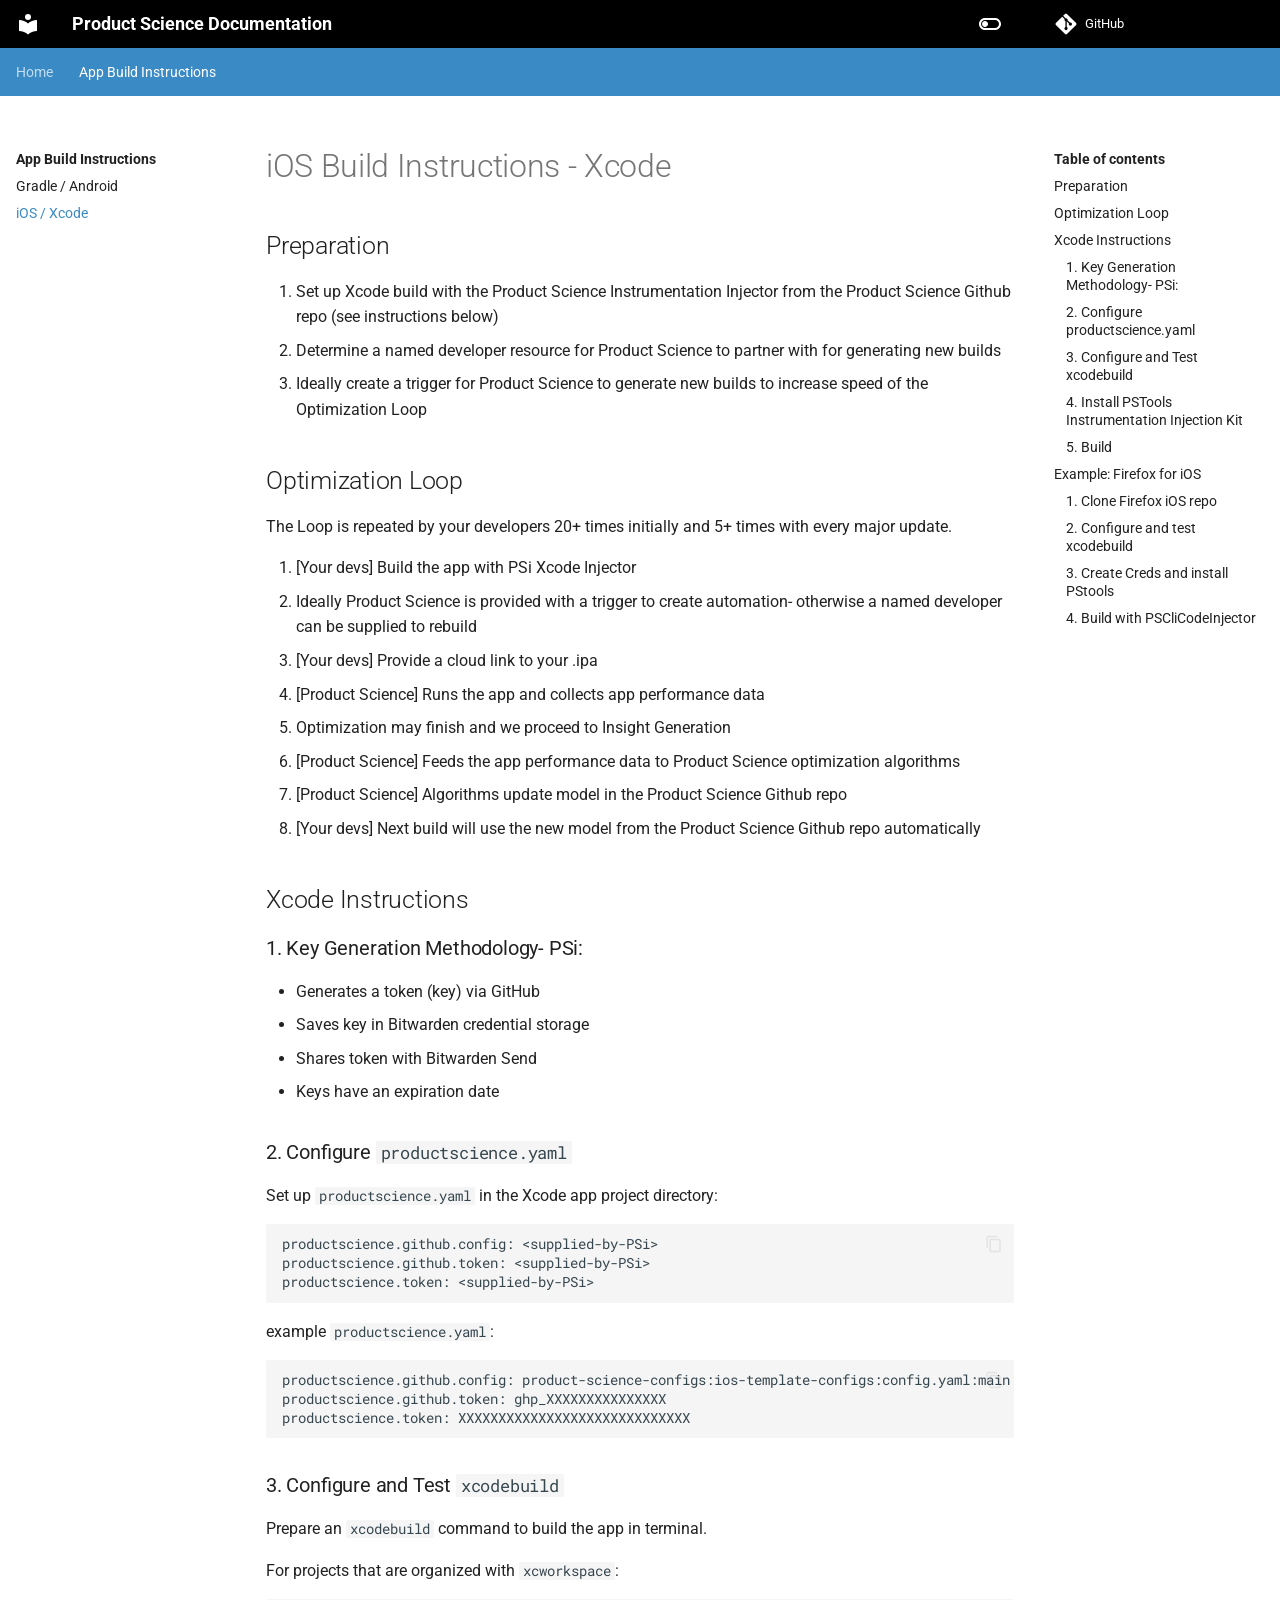
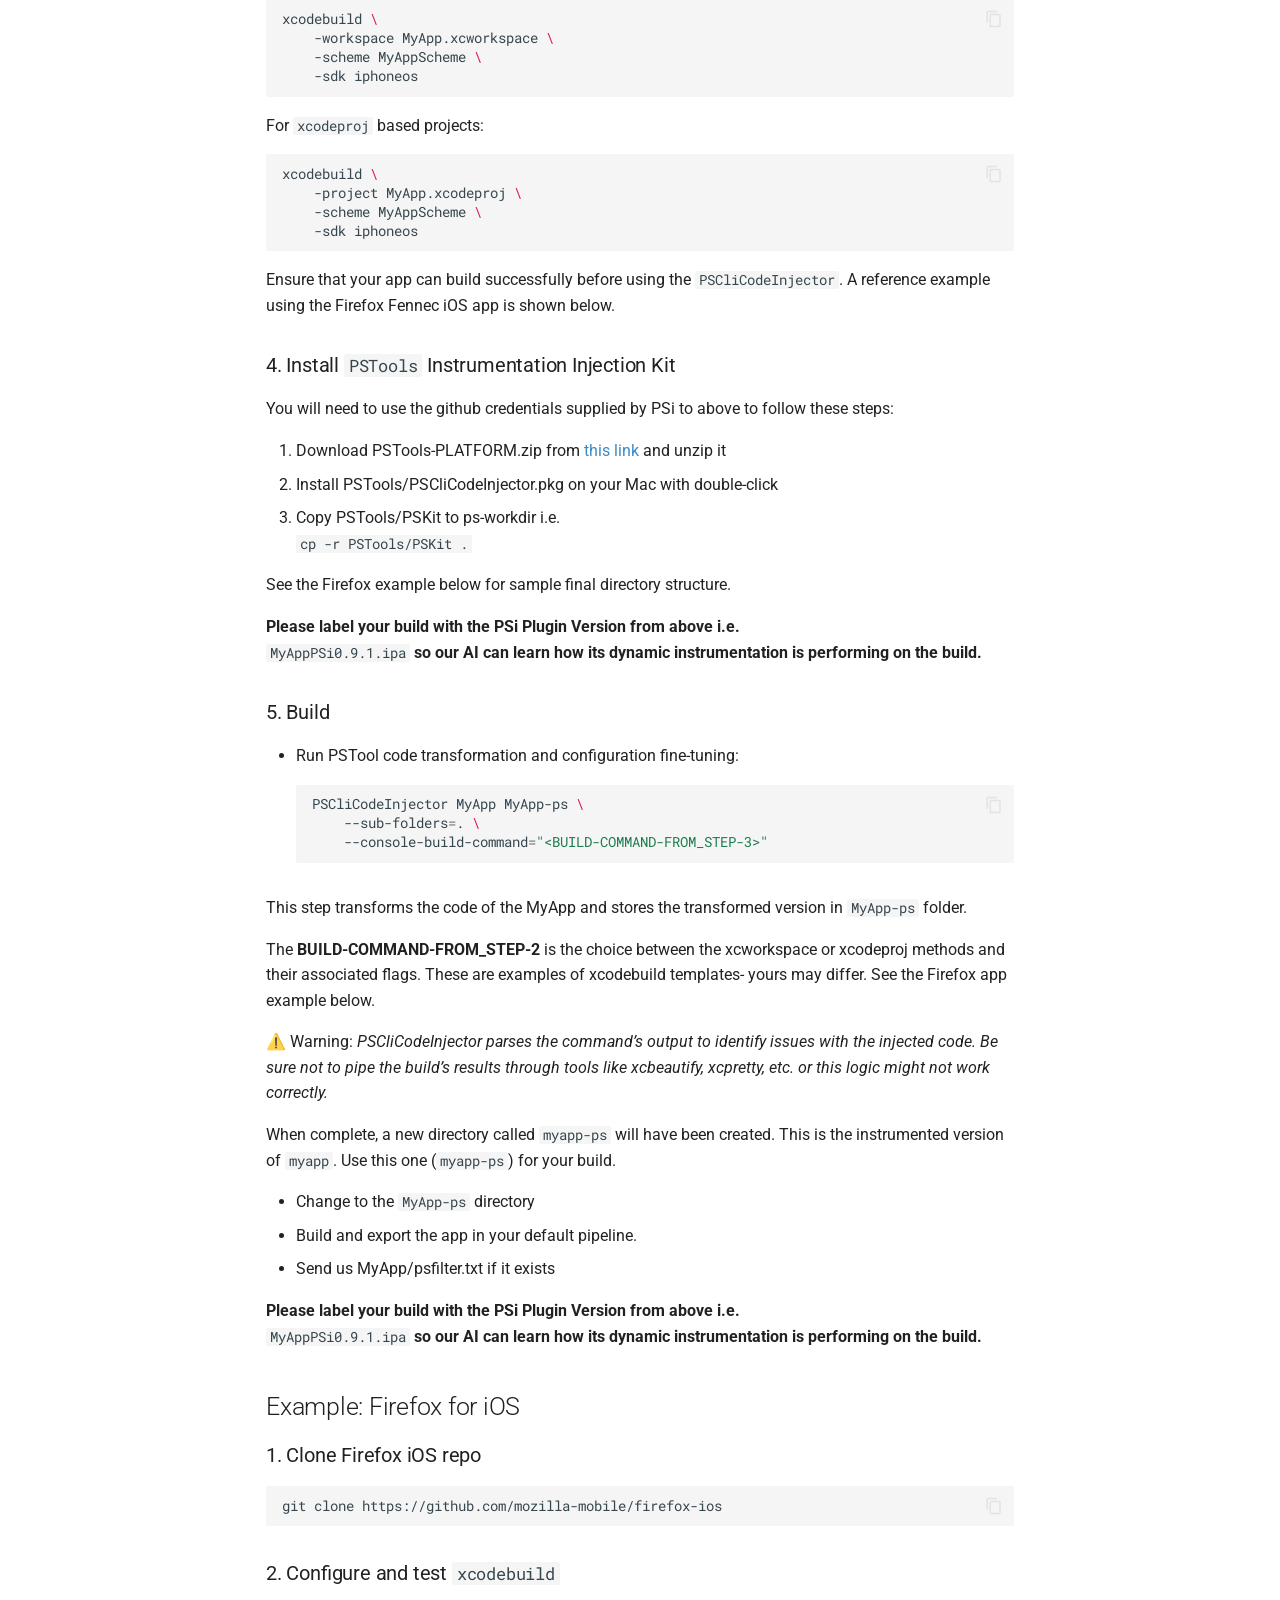
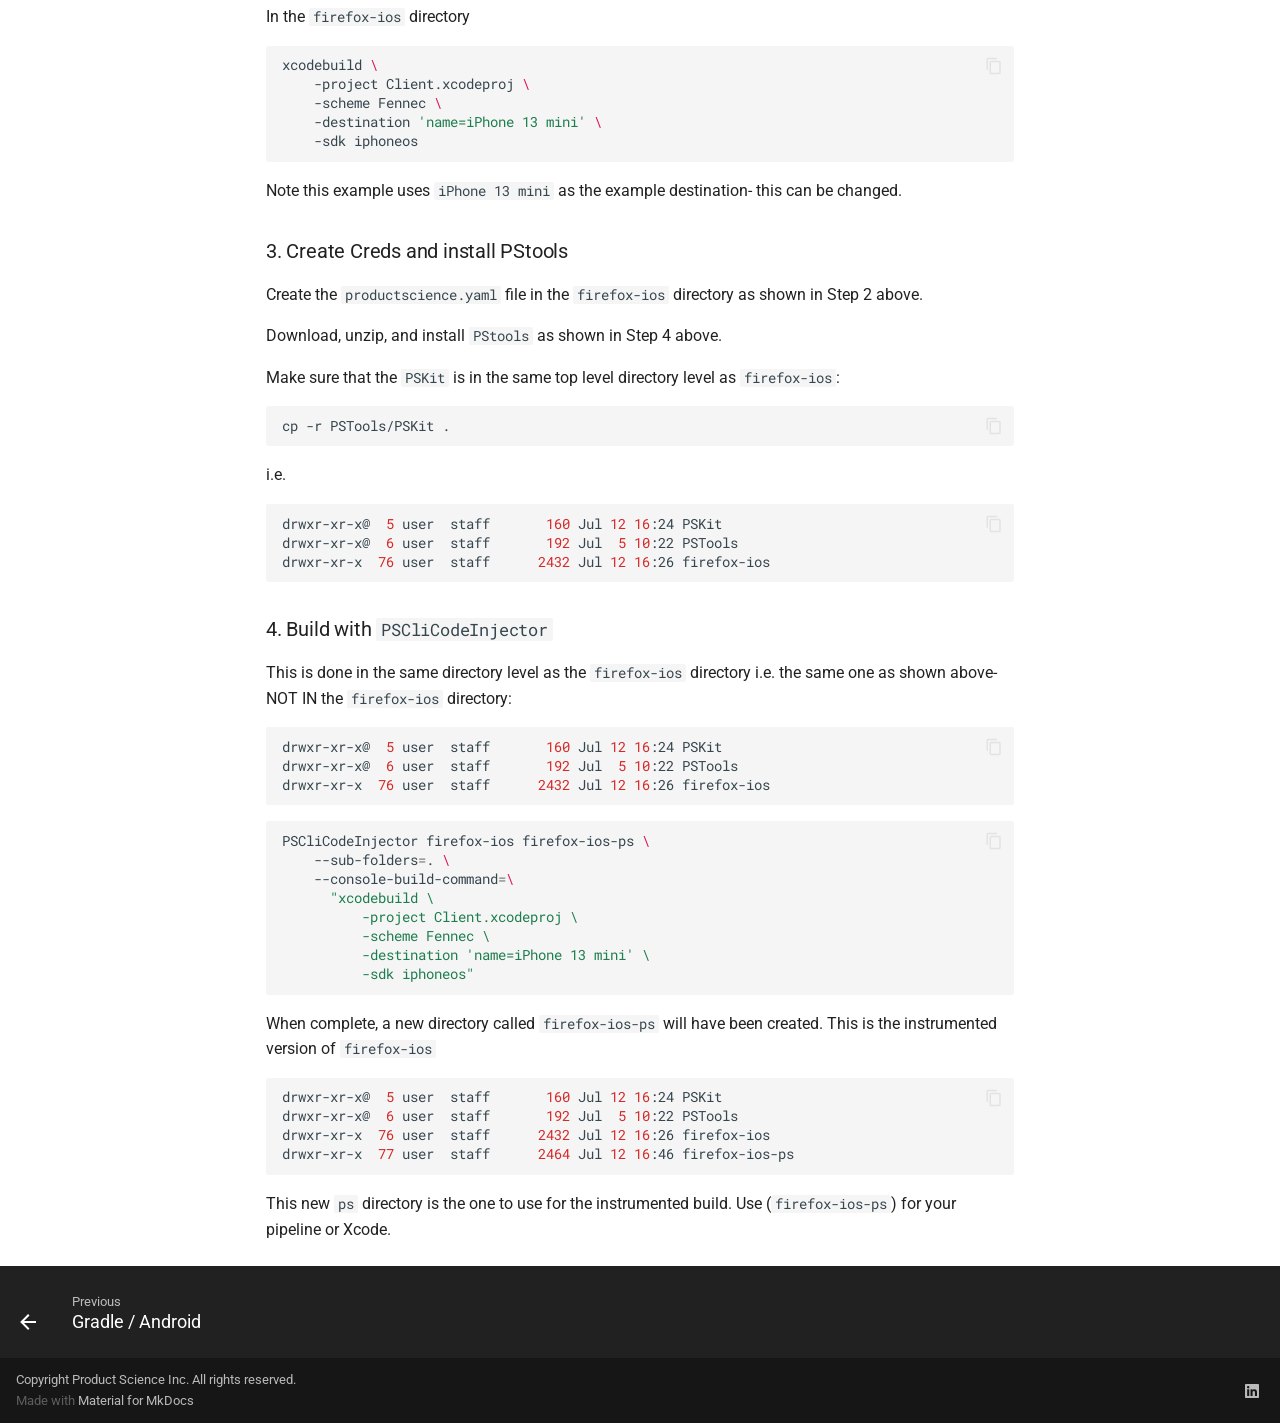
<file: ios-xcode/index.html>
<!doctype html>
<html lang="en" class="no-js">
  <head>
    
      <meta charset="utf-8">
      <meta name="viewport" content="width=device-width,initial-scale=1">
      
        <meta name="description" content="Learn to configure and use Product Science">
      
      
      
        <link rel="canonical" href="https://github.com/product-science/docs/ios-xcode/">
      
      <link rel="icon" href="../assets/images/favicon.png">
      <meta name="generator" content="mkdocs-1.3.0, mkdocs-material-8.2.15">
    
    
      
        <title>iOS / Xcode - Product Science Documentation</title>
      
    
    
      <link rel="stylesheet" href="../assets/stylesheets/main.c382b1dc.min.css">
      
        
        <link rel="stylesheet" href="../assets/stylesheets/palette.cc9b2e1e.min.css">
        
      
    
    
    
      
        
        
        <link rel="preconnect" href="https://fonts.gstatic.com" crossorigin>
        <link rel="stylesheet" href="https://fonts.googleapis.com/css?family=Roboto:300,300i,400,400i,700,700i%7CRoboto+Mono:400,400i,700,700i&display=fallback">
        <style>:root{--md-text-font:"Roboto";--md-code-font:"Roboto Mono"}</style>
      
    
    
      <link rel="stylesheet" href="../stylesheets/extra.css">
    
    <script>__md_scope=new URL("..",location),__md_get=(e,_=localStorage,t=__md_scope)=>JSON.parse(_.getItem(t.pathname+"."+e)),__md_set=(e,_,t=localStorage,a=__md_scope)=>{try{t.setItem(a.pathname+"."+e,JSON.stringify(_))}catch(e){}}</script>
    
      

    
    
    
    
      
    
    <meta property="og:type" content="website">
    <meta property="og:title" content="Product Science Documentation - iOS / Xcode">
    <meta property="og:description" content="Learn to configure and use Product Science">
    <meta property="og:url" content="https://github.com/product-science/docs/ios-xcode/">
    <meta property="og:image" content="">
    <meta property="og:image:type" content="image/png">
    <meta property="og:image:width" content="1080">
    <meta property="og:image:height" content="568">
  
  </head>
  
  
    
    
      
    
    
    
    
    <body dir="ltr" data-md-color-scheme="default" data-md-color-primary="" data-md-color-accent="">
  
    
    
      <script>var palette=__md_get("__palette");if(palette&&"object"==typeof palette.color)for(var key of Object.keys(palette.color))document.body.setAttribute("data-md-color-"+key,palette.color[key])</script>
    
    <input class="md-toggle" data-md-toggle="drawer" type="checkbox" id="__drawer" autocomplete="off">
    <input class="md-toggle" data-md-toggle="search" type="checkbox" id="__search" autocomplete="off">
    <label class="md-overlay" for="__drawer"></label>
    <div data-md-component="skip">
      
        
        <a href="#ios-build-instructions-xcode" class="md-skip">
          Skip to content
        </a>
      
    </div>
    <div data-md-component="announce">
      
    </div>
    
    
      

<header class="md-header" data-md-component="header">
  <nav class="md-header__inner md-grid" aria-label="Header">
    <a href=".." title="Product Science Documentation" class="md-header__button md-logo" aria-label="Product Science Documentation" data-md-component="logo">
      
  
  <svg xmlns="http://www.w3.org/2000/svg" viewBox="0 0 24 24"><path d="M12 8a3 3 0 0 0 3-3 3 3 0 0 0-3-3 3 3 0 0 0-3 3 3 3 0 0 0 3 3m0 3.54C9.64 9.35 6.5 8 3 8v11c3.5 0 6.64 1.35 9 3.54 2.36-2.19 5.5-3.54 9-3.54V8c-3.5 0-6.64 1.35-9 3.54Z"/></svg>

    </a>
    <label class="md-header__button md-icon" for="__drawer">
      <svg xmlns="http://www.w3.org/2000/svg" viewBox="0 0 24 24"><path d="M3 6h18v2H3V6m0 5h18v2H3v-2m0 5h18v2H3v-2Z"/></svg>
    </label>
    <div class="md-header__title" data-md-component="header-title">
      <div class="md-header__ellipsis">
        <div class="md-header__topic">
          <span class="md-ellipsis">
            Product Science Documentation
          </span>
        </div>
        <div class="md-header__topic" data-md-component="header-topic">
          <span class="md-ellipsis">
            
              iOS / Xcode
            
          </span>
        </div>
      </div>
    </div>
    
      <form class="md-header__option" data-md-component="palette">
        
          
          
          <input class="md-option" data-md-color-media="(prefers-color-scheme: light)" data-md-color-scheme="default" data-md-color-primary="" data-md-color-accent=""  aria-label="Switch to dark mode"  type="radio" name="__palette" id="__palette_1">
          
            <label class="md-header__button md-icon" title="Switch to dark mode" for="__palette_2" hidden>
              <svg xmlns="http://www.w3.org/2000/svg" viewBox="0 0 24 24"><path d="M17 6H7c-3.31 0-6 2.69-6 6s2.69 6 6 6h10c3.31 0 6-2.69 6-6s-2.69-6-6-6zm0 10H7c-2.21 0-4-1.79-4-4s1.79-4 4-4h10c2.21 0 4 1.79 4 4s-1.79 4-4 4zM7 9c-1.66 0-3 1.34-3 3s1.34 3 3 3 3-1.34 3-3-1.34-3-3-3z"/></svg>
            </label>
          
        
          
          
          <input class="md-option" data-md-color-media="(prefers-color-scheme: dark)" data-md-color-scheme="slate" data-md-color-primary="" data-md-color-accent=""  aria-label="Switch to light mode"  type="radio" name="__palette" id="__palette_2">
          
            <label class="md-header__button md-icon" title="Switch to light mode" for="__palette_1" hidden>
              <svg xmlns="http://www.w3.org/2000/svg" viewBox="0 0 24 24"><path d="M17 7H7a5 5 0 0 0-5 5 5 5 0 0 0 5 5h10a5 5 0 0 0 5-5 5 5 0 0 0-5-5m0 8a3 3 0 0 1-3-3 3 3 0 0 1 3-3 3 3 0 0 1 3 3 3 3 0 0 1-3 3Z"/></svg>
            </label>
          
        
      </form>
    
    
    
    
      <div class="md-header__source">
        <a href="https://github.com/product-science/docs" title="Go to repository" class="md-source" data-md-component="source">
  <div class="md-source__icon md-icon">
    
    <svg xmlns="http://www.w3.org/2000/svg" viewBox="0 0 448 512"><!--! Font Awesome Free 6.1.1 by @fontawesome - https://fontawesome.com License - https://fontawesome.com/license/free (Icons: CC BY 4.0, Fonts: SIL OFL 1.1, Code: MIT License) Copyright 2022 Fonticons, Inc.--><path d="M439.55 236.05 244 40.45a28.87 28.87 0 0 0-40.81 0l-40.66 40.63 51.52 51.52c27.06-9.14 52.68 16.77 43.39 43.68l49.66 49.66c34.23-11.8 61.18 31 35.47 56.69-26.49 26.49-70.21-2.87-56-37.34L240.22 199v121.85c25.3 12.54 22.26 41.85 9.08 55a34.34 34.34 0 0 1-48.55 0c-17.57-17.6-11.07-46.91 11.25-56v-123c-20.8-8.51-24.6-30.74-18.64-45L142.57 101 8.45 235.14a28.86 28.86 0 0 0 0 40.81l195.61 195.6a28.86 28.86 0 0 0 40.8 0l194.69-194.69a28.86 28.86 0 0 0 0-40.81z"/></svg>
  </div>
  <div class="md-source__repository">
    GitHub
  </div>
</a>
      </div>
    
  </nav>
  
</header>
    
    <div class="md-container" data-md-component="container">
      
      
        
          
            
<nav class="md-tabs" aria-label="Tabs" data-md-component="tabs">
  <div class="md-tabs__inner md-grid">
    <ul class="md-tabs__list">
      
        
  
  


  <li class="md-tabs__item">
    <a href=".." class="md-tabs__link">
      Home
    </a>
  </li>

      
        
  
  
    
  


  
  
  
    <li class="md-tabs__item">
      <a href="../gradle-android/" class="md-tabs__link md-tabs__link--active">
        App Build Instructions
      </a>
    </li>
  

      
    </ul>
  </div>
</nav>
          
        
      
      <main class="md-main" data-md-component="main">
        <div class="md-main__inner md-grid">
          
            
              
              <div class="md-sidebar md-sidebar--primary" data-md-component="sidebar" data-md-type="navigation" >
                <div class="md-sidebar__scrollwrap">
                  <div class="md-sidebar__inner">
                    

  


<nav class="md-nav md-nav--primary md-nav--lifted" aria-label="Navigation" data-md-level="0">
  <label class="md-nav__title" for="__drawer">
    <a href=".." title="Product Science Documentation" class="md-nav__button md-logo" aria-label="Product Science Documentation" data-md-component="logo">
      
  
  <svg xmlns="http://www.w3.org/2000/svg" viewBox="0 0 24 24"><path d="M12 8a3 3 0 0 0 3-3 3 3 0 0 0-3-3 3 3 0 0 0-3 3 3 3 0 0 0 3 3m0 3.54C9.64 9.35 6.5 8 3 8v11c3.5 0 6.64 1.35 9 3.54 2.36-2.19 5.5-3.54 9-3.54V8c-3.5 0-6.64 1.35-9 3.54Z"/></svg>

    </a>
    Product Science Documentation
  </label>
  
    <div class="md-nav__source">
      <a href="https://github.com/product-science/docs" title="Go to repository" class="md-source" data-md-component="source">
  <div class="md-source__icon md-icon">
    
    <svg xmlns="http://www.w3.org/2000/svg" viewBox="0 0 448 512"><!--! Font Awesome Free 6.1.1 by @fontawesome - https://fontawesome.com License - https://fontawesome.com/license/free (Icons: CC BY 4.0, Fonts: SIL OFL 1.1, Code: MIT License) Copyright 2022 Fonticons, Inc.--><path d="M439.55 236.05 244 40.45a28.87 28.87 0 0 0-40.81 0l-40.66 40.63 51.52 51.52c27.06-9.14 52.68 16.77 43.39 43.68l49.66 49.66c34.23-11.8 61.18 31 35.47 56.69-26.49 26.49-70.21-2.87-56-37.34L240.22 199v121.85c25.3 12.54 22.26 41.85 9.08 55a34.34 34.34 0 0 1-48.55 0c-17.57-17.6-11.07-46.91 11.25-56v-123c-20.8-8.51-24.6-30.74-18.64-45L142.57 101 8.45 235.14a28.86 28.86 0 0 0 0 40.81l195.61 195.6a28.86 28.86 0 0 0 40.8 0l194.69-194.69a28.86 28.86 0 0 0 0-40.81z"/></svg>
  </div>
  <div class="md-source__repository">
    GitHub
  </div>
</a>
    </div>
  
  <ul class="md-nav__list" data-md-scrollfix>
    
      
      
      

  
  
  
    <li class="md-nav__item">
      <a href=".." class="md-nav__link">
        Home
      </a>
    </li>
  

    
      
      
      

  
  
    
  
  
    
    <li class="md-nav__item md-nav__item--active md-nav__item--nested">
      
      
        <input class="md-nav__toggle md-toggle" data-md-toggle="__nav_2" type="checkbox" id="__nav_2" checked>
      
      
      
      
        <label class="md-nav__link" for="__nav_2">
          App Build Instructions
          <span class="md-nav__icon md-icon"></span>
        </label>
      
      <nav class="md-nav" aria-label="App Build Instructions" data-md-level="1">
        <label class="md-nav__title" for="__nav_2">
          <span class="md-nav__icon md-icon"></span>
          App Build Instructions
        </label>
        <ul class="md-nav__list" data-md-scrollfix>
          
            
              
  
  
  
    <li class="md-nav__item">
      <a href="../gradle-android/" class="md-nav__link">
        Gradle / Android
      </a>
    </li>
  

            
          
            
              
  
  
    
  
  
    <li class="md-nav__item md-nav__item--active">
      
      <input class="md-nav__toggle md-toggle" data-md-toggle="toc" type="checkbox" id="__toc">
      
      
        
      
      
        <label class="md-nav__link md-nav__link--active" for="__toc">
          iOS / Xcode
          <span class="md-nav__icon md-icon"></span>
        </label>
      
      <a href="./" class="md-nav__link md-nav__link--active">
        iOS / Xcode
      </a>
      
        

<nav class="md-nav md-nav--secondary" aria-label="Table of contents">
  
  
  
    
  
  
    <label class="md-nav__title" for="__toc">
      <span class="md-nav__icon md-icon"></span>
      Table of contents
    </label>
    <ul class="md-nav__list" data-md-component="toc" data-md-scrollfix>
      
        <li class="md-nav__item">
  <a href="#preparation" class="md-nav__link">
    Preparation
  </a>
  
</li>
      
        <li class="md-nav__item">
  <a href="#optimization-loop" class="md-nav__link">
    Optimization Loop
  </a>
  
</li>
      
        <li class="md-nav__item">
  <a href="#xcode-instructions" class="md-nav__link">
    Xcode Instructions
  </a>
  
    <nav class="md-nav" aria-label="Xcode Instructions">
      <ul class="md-nav__list">
        
          <li class="md-nav__item">
  <a href="#1-key-generation-methodology-psi" class="md-nav__link">
    1. Key Generation Methodology- PSi:
  </a>
  
</li>
        
          <li class="md-nav__item">
  <a href="#2-configure-productscienceyaml" class="md-nav__link">
    2. Configure productscience.yaml
  </a>
  
</li>
        
          <li class="md-nav__item">
  <a href="#3-configure-and-test-xcodebuild" class="md-nav__link">
    3. Configure and Test xcodebuild
  </a>
  
</li>
        
          <li class="md-nav__item">
  <a href="#4-install-pstools-instrumentation-injection-kit" class="md-nav__link">
    4. Install PSTools Instrumentation Injection Kit
  </a>
  
</li>
        
          <li class="md-nav__item">
  <a href="#5-build" class="md-nav__link">
    5. Build
  </a>
  
</li>
        
      </ul>
    </nav>
  
</li>
      
        <li class="md-nav__item">
  <a href="#example-firefox-for-ios" class="md-nav__link">
    Example: Firefox for iOS
  </a>
  
    <nav class="md-nav" aria-label="Example: Firefox for iOS">
      <ul class="md-nav__list">
        
          <li class="md-nav__item">
  <a href="#1-clone-firefox-ios-repo" class="md-nav__link">
    1. Clone Firefox iOS repo
  </a>
  
</li>
        
          <li class="md-nav__item">
  <a href="#2-configure-and-test-xcodebuild" class="md-nav__link">
    2. Configure and test xcodebuild
  </a>
  
</li>
        
          <li class="md-nav__item">
  <a href="#3-create-creds-and-install-pstools" class="md-nav__link">
    3. Create Creds and install PStools
  </a>
  
</li>
        
          <li class="md-nav__item">
  <a href="#4-build-with-psclicodeinjector" class="md-nav__link">
    4. Build with PSCliCodeInjector
  </a>
  
</li>
        
      </ul>
    </nav>
  
</li>
      
    </ul>
  
</nav>
      
    </li>
  

            
          
        </ul>
      </nav>
    </li>
  

    
  </ul>
</nav>
                  </div>
                </div>
              </div>
            
            
              
              <div class="md-sidebar md-sidebar--secondary" data-md-component="sidebar" data-md-type="toc" >
                <div class="md-sidebar__scrollwrap">
                  <div class="md-sidebar__inner">
                    

<nav class="md-nav md-nav--secondary" aria-label="Table of contents">
  
  
  
    
  
  
    <label class="md-nav__title" for="__toc">
      <span class="md-nav__icon md-icon"></span>
      Table of contents
    </label>
    <ul class="md-nav__list" data-md-component="toc" data-md-scrollfix>
      
        <li class="md-nav__item">
  <a href="#preparation" class="md-nav__link">
    Preparation
  </a>
  
</li>
      
        <li class="md-nav__item">
  <a href="#optimization-loop" class="md-nav__link">
    Optimization Loop
  </a>
  
</li>
      
        <li class="md-nav__item">
  <a href="#xcode-instructions" class="md-nav__link">
    Xcode Instructions
  </a>
  
    <nav class="md-nav" aria-label="Xcode Instructions">
      <ul class="md-nav__list">
        
          <li class="md-nav__item">
  <a href="#1-key-generation-methodology-psi" class="md-nav__link">
    1. Key Generation Methodology- PSi:
  </a>
  
</li>
        
          <li class="md-nav__item">
  <a href="#2-configure-productscienceyaml" class="md-nav__link">
    2. Configure productscience.yaml
  </a>
  
</li>
        
          <li class="md-nav__item">
  <a href="#3-configure-and-test-xcodebuild" class="md-nav__link">
    3. Configure and Test xcodebuild
  </a>
  
</li>
        
          <li class="md-nav__item">
  <a href="#4-install-pstools-instrumentation-injection-kit" class="md-nav__link">
    4. Install PSTools Instrumentation Injection Kit
  </a>
  
</li>
        
          <li class="md-nav__item">
  <a href="#5-build" class="md-nav__link">
    5. Build
  </a>
  
</li>
        
      </ul>
    </nav>
  
</li>
      
        <li class="md-nav__item">
  <a href="#example-firefox-for-ios" class="md-nav__link">
    Example: Firefox for iOS
  </a>
  
    <nav class="md-nav" aria-label="Example: Firefox for iOS">
      <ul class="md-nav__list">
        
          <li class="md-nav__item">
  <a href="#1-clone-firefox-ios-repo" class="md-nav__link">
    1. Clone Firefox iOS repo
  </a>
  
</li>
        
          <li class="md-nav__item">
  <a href="#2-configure-and-test-xcodebuild" class="md-nav__link">
    2. Configure and test xcodebuild
  </a>
  
</li>
        
          <li class="md-nav__item">
  <a href="#3-create-creds-and-install-pstools" class="md-nav__link">
    3. Create Creds and install PStools
  </a>
  
</li>
        
          <li class="md-nav__item">
  <a href="#4-build-with-psclicodeinjector" class="md-nav__link">
    4. Build with PSCliCodeInjector
  </a>
  
</li>
        
      </ul>
    </nav>
  
</li>
      
    </ul>
  
</nav>
                  </div>
                </div>
              </div>
            
          
          <div class="md-content" data-md-component="content">
            <article class="md-content__inner md-typeset">
              
                


<h1 id="ios-build-instructions-xcode">iOS Build Instructions - Xcode</h1>
<h2 id="preparation">Preparation</h2>
<ol>
<li>Set up Xcode build with the Product Science Instrumentation Injector from the Product Science Github repo (see instructions below)</li>
<li>Determine a named developer resource for Product Science to partner with for generating new builds</li>
<li>Ideally create a trigger for Product Science to generate new builds to increase speed of the Optimization Loop</li>
</ol>
<h2 id="optimization-loop">Optimization Loop</h2>
<p>The Loop is repeated by your developers 20+ times initially and 5+ times with every major update.</p>
<ol>
<li>[Your devs]  Build the app with PSi Xcode Injector</li>
<li>Ideally Product Science is provided with a trigger to create automation- otherwise a named developer can be supplied to rebuild</li>
<li>[Your devs]  Provide a cloud link to your .ipa</li>
<li>[Product Science] Runs the app and collects app performance data</li>
<li>Optimization may finish and we proceed to Insight Generation</li>
<li>[Product Science] Feeds the app performance data to Product Science optimization algorithms</li>
<li>[Product Science] Algorithms update model in the Product Science Github repo</li>
<li>[Your devs] Next build will use the new model from the Product Science Github repo automatically</li>
</ol>
<h2 id="xcode-instructions">Xcode Instructions</h2>
<h3 id="1-key-generation-methodology-psi">1. Key Generation Methodology- PSi:</h3>
<ul>
<li>Generates a token (key) via GitHub</li>
<li>Saves key in Bitwarden credential storage</li>
<li>Shares token with Bitwarden Send </li>
<li>Keys have an expiration date</li>
</ul>
<h3 id="2-configure-productscienceyaml">2. Configure <code>productscience.yaml</code></h3>
<p>Set up <code>productscience.yaml</code> in the Xcode app project directory:<br />
<div class="highlight"><pre><span></span><code>productscience.github.config: &lt;supplied-by-PSi&gt;
productscience.github.token: &lt;supplied-by-PSi&gt;
productscience.token: &lt;supplied-by-PSi&gt;
</code></pre></div></p>
<p>example <code>productscience.yaml</code>:  </p>
<div class="highlight"><pre><span></span><code>productscience.github.config: product-science-configs:ios-template-configs:config.yaml:main
productscience.github.token: ghp_XXXXXXXXXXXXXXX
productscience.token: XXXXXXXXXXXXXXXXXXXXXXXXXXXXX
</code></pre></div>
<h3 id="3-configure-and-test-xcodebuild">3. Configure and Test <code>xcodebuild</code></h3>
<p>Prepare an <code>xcodebuild</code> command to build the app in terminal.  </p>
<p>For projects that are organized with <code>xcworkspace</code>: </p>
<div class="highlight"><pre><span></span><code>xcodebuild <span class="se">\</span>
    -workspace MyApp.xcworkspace <span class="se">\</span>
    -scheme MyAppScheme <span class="se">\</span>
    -sdk iphoneos
</code></pre></div>
<p>For <code>xcodeproj</code> based projects:  </p>
<p><div class="highlight"><pre><span></span><code>xcodebuild <span class="se">\</span>
    -project MyApp.xcodeproj <span class="se">\</span>
    -scheme MyAppScheme <span class="se">\</span>
    -sdk iphoneos
</code></pre></div>
Ensure that your app can build successfully before using the <code>PSCliCodeInjector</code>.
A reference example using the Firefox Fennec iOS app is shown below.</p>
<h3 id="4-install-pstools-instrumentation-injection-kit">4. Install <code>PSTools</code> Instrumentation Injection Kit</h3>
<p>You will need to use the github credentials supplied by PSi to above to follow these steps:</p>
<ol>
<li>Download PSTools-PLATFORM.zip from <a href="https://github.com/product-science/PSios/releases/tag/v1.3.0">this link</a> and unzip it  </li>
<li>Install PSTools/PSCliCodeInjector.pkg on your Mac with double-click  </li>
<li>Copy PSTools/PSKit to ps-workdir i.e.<br />
<code>cp -r PSTools/PSKit .</code></li>
</ol>
<p>See the Firefox example below for sample final directory structure.</p>
<p><strong>Please label your build with the PSi Plugin Version from above i.e.</strong><br />
<code>MyAppPSi0.9.1.ipa</code> 
<strong>so our AI can learn how its dynamic instrumentation is performing on the build.</strong></p>
<h3 id="5-build">5. Build</h3>
<ul>
<li>Run PSTool code transformation and configuration fine-tuning:
<div class="highlight"><pre><span></span><code>PSCliCodeInjector MyApp MyApp-ps <span class="se">\</span>
    --sub-folders<span class="o">=</span>. <span class="se">\</span>
    --console-build-command<span class="o">=</span><span class="s2">&quot;&lt;BUILD-COMMAND-FROM_STEP-3&gt;&quot;</span>
</code></pre></div></li>
</ul>
<p>This step transforms the code of the MyApp and stores the transformed version in <code>MyApp-ps</code> folder.  </p>
<p>The <strong>BUILD-COMMAND-FROM_STEP-2</strong> is the choice between the xcworkspace or xcodeproj methods and their associated flags. These are examples of xcodebuild templates- yours may differ. See the Firefox app example below.</p>
<p>⚠️ Warning: <em>PSCliCodeInjector parses the command’s output to identify issues with the injected code. Be sure not to pipe the build’s results through tools like xcbeautify, xcpretty, etc. or this logic might not work correctly.</em></p>
<p>When complete, a new directory called <code>myapp-ps</code> will have been created. This is the instrumented version of <code>myapp</code>. Use this one (<code>myapp-ps</code>) for your build.</p>
<ul>
<li>Change to the <code>MyApp-ps</code> directory</li>
<li>Build and export the app in your default pipeline.</li>
<li>Send us MyApp/psfilter.txt if it exists</li>
</ul>
<p><strong>Please label your build with the PSi Plugin Version from above i.e.</strong><br />
<code>MyAppPSi0.9.1.ipa</code> 
<strong>so our AI can learn how its dynamic instrumentation is performing on the build.</strong></p>
<h2 id="example-firefox-for-ios">Example: Firefox for iOS</h2>
<h3 id="1-clone-firefox-ios-repo">1. Clone Firefox iOS repo</h3>
<div class="highlight"><pre><span></span><code>git clone https://github.com/mozilla-mobile/firefox-ios
</code></pre></div>
<h3 id="2-configure-and-test-xcodebuild">2. Configure and test <code>xcodebuild</code></h3>
<p>In the <code>firefox-ios</code> directory</p>
<div class="highlight"><pre><span></span><code>xcodebuild <span class="se">\</span>
    -project Client.xcodeproj <span class="se">\</span>
    -scheme Fennec <span class="se">\</span>
    -destination <span class="s1">&#39;name=iPhone 13 mini&#39;</span> <span class="se">\</span>
    -sdk iphoneos
</code></pre></div>
<p>Note this example uses <code>iPhone 13 mini</code> as the example destination- this can be changed.</p>
<h3 id="3-create-creds-and-install-pstools">3. Create Creds and install PStools</h3>
<p>Create the <code>productscience.yaml</code> file in the <code>firefox-ios</code> directory as shown in Step 2 above.</p>
<p>Download, unzip, and install <code>PStools</code> as shown in Step 4 above.</p>
<p>Make sure that the <code>PSKit</code> is in the same top level directory level as <code>firefox-ios</code>:<br />
<div class="highlight"><pre><span></span><code>cp -r PSTools/PSKit .
</code></pre></div>
 i.e.</p>
<div class="highlight"><pre><span></span><code>drwxr-xr-x@  <span class="m">5</span> user  staff       <span class="m">160</span> Jul <span class="m">12</span> <span class="m">16</span>:24 PSKit
drwxr-xr-x@  <span class="m">6</span> user  staff       <span class="m">192</span> Jul  <span class="m">5</span> <span class="m">10</span>:22 PSTools
drwxr-xr-x  <span class="m">76</span> user  staff      <span class="m">2432</span> Jul <span class="m">12</span> <span class="m">16</span>:26 firefox-ios
</code></pre></div>
<h3 id="4-build-with-psclicodeinjector">4. Build with <code>PSCliCodeInjector</code></h3>
<p>This is done in the same directory level as the <code>firefox-ios</code> directory i.e. the same one as shown above- NOT IN the <code>firefox-ios</code> directory:</p>
<div class="highlight"><pre><span></span><code>drwxr-xr-x@  <span class="m">5</span> user  staff       <span class="m">160</span> Jul <span class="m">12</span> <span class="m">16</span>:24 PSKit
drwxr-xr-x@  <span class="m">6</span> user  staff       <span class="m">192</span> Jul  <span class="m">5</span> <span class="m">10</span>:22 PSTools
drwxr-xr-x  <span class="m">76</span> user  staff      <span class="m">2432</span> Jul <span class="m">12</span> <span class="m">16</span>:26 firefox-ios
</code></pre></div>
<div class="highlight"><pre><span></span><code>PSCliCodeInjector firefox-ios firefox-ios-ps <span class="se">\</span>
    --sub-folders<span class="o">=</span>. <span class="se">\</span>
    --console-build-command<span class="o">=</span><span class="se">\</span>
      <span class="s2">&quot;xcodebuild \</span>
<span class="s2">          -project Client.xcodeproj \</span>
<span class="s2">          -scheme Fennec \</span>
<span class="s2">          -destination &#39;name=iPhone 13 mini&#39; \</span>
<span class="s2">          -sdk iphoneos&quot;</span>
</code></pre></div>
<p>When complete, a new directory called <code>firefox-ios-ps</code> will have been created. This is the instrumented version of <code>firefox-ios</code></p>
<div class="highlight"><pre><span></span><code>drwxr-xr-x@  <span class="m">5</span> user  staff       <span class="m">160</span> Jul <span class="m">12</span> <span class="m">16</span>:24 PSKit
drwxr-xr-x@  <span class="m">6</span> user  staff       <span class="m">192</span> Jul  <span class="m">5</span> <span class="m">10</span>:22 PSTools
drwxr-xr-x  <span class="m">76</span> user  staff      <span class="m">2432</span> Jul <span class="m">12</span> <span class="m">16</span>:26 firefox-ios
drwxr-xr-x  <span class="m">77</span> user  staff      <span class="m">2464</span> Jul <span class="m">12</span> <span class="m">16</span>:46 firefox-ios-ps
</code></pre></div>
<p>This new <code>ps</code> directory is the one to use for the instrumented build. Use (<code>firefox-ios-ps</code>) for your pipeline or Xcode.</p>

              
            </article>
          </div>
        </div>
        
          <a href="#" class="md-top md-icon" data-md-component="top" data-md-state="hidden">
            <svg xmlns="http://www.w3.org/2000/svg" viewBox="0 0 24 24"><path d="M13 20h-2V8l-5.5 5.5-1.42-1.42L12 4.16l7.92 7.92-1.42 1.42L13 8v12Z"/></svg>
            Back to top
          </a>
        
      </main>
      
        <footer class="md-footer">
  
    <nav class="md-footer__inner md-grid" aria-label="Footer">
      
        
        <a href="../gradle-android/" class="md-footer__link md-footer__link--prev" aria-label="Previous: Gradle / Android" rel="prev">
          <div class="md-footer__button md-icon">
            <svg xmlns="http://www.w3.org/2000/svg" viewBox="0 0 24 24"><path d="M20 11v2H8l5.5 5.5-1.42 1.42L4.16 12l7.92-7.92L13.5 5.5 8 11h12Z"/></svg>
          </div>
          <div class="md-footer__title">
            <div class="md-ellipsis">
              <span class="md-footer__direction">
                Previous
              </span>
              Gradle / Android
            </div>
          </div>
        </a>
      
      
    </nav>
  
  <div class="md-footer-meta md-typeset">
    <div class="md-footer-meta__inner md-grid">
      <div class="md-copyright">
  
    <div class="md-copyright__highlight">
      Copyright Product Science Inc. All rights reserved.
    </div>
  
  
    Made with
    <a href="https://squidfunk.github.io/mkdocs-material/" target="_blank" rel="noopener">
      Material for MkDocs
    </a>
  
</div>
      
        <div class="md-social">
  
    
    
      
      
    
    <a href="https://www.linkedin.com/company/product-science-inc/" target="_blank" rel="noopener" title="www.linkedin.com" class="md-social__link">
      <svg xmlns="http://www.w3.org/2000/svg" viewBox="0 0 448 512"><!--! Font Awesome Free 6.1.1 by @fontawesome - https://fontawesome.com License - https://fontawesome.com/license/free (Icons: CC BY 4.0, Fonts: SIL OFL 1.1, Code: MIT License) Copyright 2022 Fonticons, Inc.--><path d="M416 32H31.9C14.3 32 0 46.5 0 64.3v383.4C0 465.5 14.3 480 31.9 480H416c17.6 0 32-14.5 32-32.3V64.3c0-17.8-14.4-32.3-32-32.3zM135.4 416H69V202.2h66.5V416zm-33.2-243c-21.3 0-38.5-17.3-38.5-38.5S80.9 96 102.2 96c21.2 0 38.5 17.3 38.5 38.5 0 21.3-17.2 38.5-38.5 38.5zm282.1 243h-66.4V312c0-24.8-.5-56.7-34.5-56.7-34.6 0-39.9 27-39.9 54.9V416h-66.4V202.2h63.7v29.2h.9c8.9-16.8 30.6-34.5 62.9-34.5 67.2 0 79.7 44.3 79.7 101.9V416z"/></svg>
    </a>
  
</div>
      
    </div>
  </div>
</footer>
      
    </div>
    <div class="md-dialog" data-md-component="dialog">
      <div class="md-dialog__inner md-typeset"></div>
    </div>
    <script id="__config" type="application/json">{"base": "..", "features": ["navigation.tabs", "navigation.instant", "navigation.sections", "navigation.expand", "navigation.top"], "search": "../assets/javascripts/workers/search.2a1c317c.min.js", "translations": {"clipboard.copied": "Copied to clipboard", "clipboard.copy": "Copy to clipboard", "search.config.lang": "en", "search.config.pipeline": "trimmer, stopWordFilter", "search.config.separator": "[\\s\\-]+", "search.placeholder": "Search", "search.result.more.one": "1 more on this page", "search.result.more.other": "# more on this page", "search.result.none": "No matching documents", "search.result.one": "1 matching document", "search.result.other": "# matching documents", "search.result.placeholder": "Type to start searching", "search.result.term.missing": "Missing", "select.version.title": "Select version"}}</script>
    
    
      <script src="../assets/javascripts/bundle.a6c66575.min.js"></script>
      
    
  </body>
</html>
</file>
<file: stylesheets/extra.css>
.md-grid {
    max-width: 1920px;
}

.md-typeset .twitter {
    color: #00acee;
}

img {
    height: auto;
    width: auto;
    border: 1px solid #ddd;
    border-radius: 6px;
    padding: 4px;
    background-color: #fff;
}

.shadow {
    box-shadow: 0 4px 8px 0 rgba(0, 0, 0, 0.2), 0 6px 20px 0 rgba(0, 0, 0, 0.19);
}

.center {
    display: block;
    margin-left: auto;
    margin-right: auto;
}

.appstore {
    border: 0px;
    width: 200px;
}

a.md-logo img {
    border: 0px;
    padding: 0px;
    background-color: transparent;
}

strong.label-button, mark.critic {
    padding: 4px 6px;
    /*margin: 0px 2px 0px 2px;*/
    min-width: 88px;
    border-radius: 3px;
    text-align: center;
    /*text-transform: uppercase;*/
    text-decoration:none;
    border: none;
    outline: none;
    font-size: 0.84em;
    font-weight: 600;
    background-color: #333;
    color: #fff;
}

.label-button.victorops {
    background-color: #0cb9a8;
}

.label-button.apm {
    background-color: #BF1942;
}

.label-button.devops {
    background-color: #0064b7;
}

.label-button.otel {
    background-color: #f5a800 ;
}

.label-button.AWS-yellow {
    background-color:#ec7211;
    color: #fff;
    font-weight: 400;
}
.label-button.AWS-blue {
    background-color: #0073bb;
    color: #fff;
    font-weight: 400;
}
.label-button.AWS-orange {
    background-color: #eb5f07;
}
.label-button.AWS-gray {
    background-color:#879596;
    color: #fff;
    font-weight: 400;
}

.label-button.observability {
    background-color: #4a0072;
}

.label-button.sfx-ui-button-grey {
    background-color: #eee;
    color: rgba(0,0,0,.65);
    font-weight: 400;
}

.label-button.sfx-ui-button-blue {
    background-color: #0264d7;
    color: #fff;
    font-weight: 400;
}

.label-button.vo-ui-button {
    background-color: #00bce4;
}

header.md-header {
    background-color: #000;
}

.md-nav__link:focus,
.md-tabs__link--active,
.md-nav__item .md-nav__link--active,
.md-nav__link--active,
.md-nav__link:active {
    color: --md-typeset-color;
}

.md-nav__link:hover {
    font-weight: 700;
}

:root {
    --md-primary-fg-color: #3a8ac5;
    --md-accent-fg-color: #3a8ac5;
    --md-primary-fg-color--light: #3a8ac5;
    --md-primary-fg-color--dark: #3a8ac5;
}

[data-md-color-scheme="slate"] {
/*   --md-code-bg-color: #F5F5F5; */
    --md-code-fg-color: #fff;
}

/* .md-typeset code {
    font-size: .6.5rem;
} */
</file>
<file: assets/stylesheets/main.c382b1dc.min.css>
@charset "UTF-8";html{-webkit-text-size-adjust:none;-moz-text-size-adjust:none;-ms-text-size-adjust:none;text-size-adjust:none;box-sizing:border-box}*,:after,:before{box-sizing:inherit}@media (prefers-reduced-motion){*,:after,:before{transition:none!important}}body{margin:0}a,button,input,label{-webkit-tap-highlight-color:transparent}a{color:inherit;text-decoration:none}hr{border:0;box-sizing:initial;display:block;height:.05rem;overflow:visible;padding:0}small{font-size:80%}sub,sup{line-height:1em}img{border-style:none}table{border-collapse:initial;border-spacing:0}td,th{font-weight:400;vertical-align:top}button{background:transparent;border:0;font-family:inherit;font-size:inherit;margin:0;padding:0}input{border:0;outline:none}:root{--md-default-fg-color:rgba(0,0,0,.87);--md-default-fg-color--light:rgba(0,0,0,.54);--md-default-fg-color--lighter:rgba(0,0,0,.32);--md-default-fg-color--lightest:rgba(0,0,0,.07);--md-default-bg-color:#fff;--md-default-bg-color--light:hsla(0,0%,100%,.7);--md-default-bg-color--lighter:hsla(0,0%,100%,.3);--md-default-bg-color--lightest:hsla(0,0%,100%,.12);--md-primary-fg-color:#4051b5;--md-primary-fg-color--light:#5d6cc0;--md-primary-fg-color--dark:#303fa1;--md-primary-bg-color:#fff;--md-primary-bg-color--light:hsla(0,0%,100%,.7);--md-accent-fg-color:#526cfe;--md-accent-fg-color--transparent:rgba(82,108,254,.1);--md-accent-bg-color:#fff;--md-accent-bg-color--light:hsla(0,0%,100%,.7);--md-shadow-z1:0 0.2rem 0.5rem rgba(0,0,0,.05),0 0 0.05rem rgba(0,0,0,.1);--md-shadow-z2:0 0.2rem 0.5rem rgba(0,0,0,.1),0 0 0.05rem rgba(0,0,0,.25);--md-shadow-z3:0 0.2rem 0.5rem rgba(0,0,0,.2),0 0 0.05rem rgba(0,0,0,.35)}:root>*{--md-code-fg-color:#36464e;--md-code-bg-color:#f5f5f5;--md-code-hl-color:rgba(255,255,0,.5);--md-code-hl-number-color:#d52a2a;--md-code-hl-special-color:#db1457;--md-code-hl-function-color:#a846b9;--md-code-hl-constant-color:#6e59d9;--md-code-hl-keyword-color:#3f6ec6;--md-code-hl-string-color:#1c7d4d;--md-code-hl-name-color:var(--md-code-fg-color);--md-code-hl-operator-color:var(--md-default-fg-color--light);--md-code-hl-punctuation-color:var(--md-default-fg-color--light);--md-code-hl-comment-color:var(--md-default-fg-color--light);--md-code-hl-generic-color:var(--md-default-fg-color--light);--md-code-hl-variable-color:var(--md-default-fg-color--light);--md-typeset-color:var(--md-default-fg-color);--md-typeset-a-color:var(--md-primary-fg-color);--md-typeset-mark-color:rgba(255,255,0,.5);--md-typeset-del-color:rgba(245,80,61,.15);--md-typeset-ins-color:rgba(11,213,112,.15);--md-typeset-kbd-color:#fafafa;--md-typeset-kbd-accent-color:#fff;--md-typeset-kbd-border-color:#b8b8b8;--md-typeset-table-color:rgba(0,0,0,.12);--md-admonition-fg-color:var(--md-default-fg-color);--md-admonition-bg-color:var(--md-default-bg-color);--md-footer-fg-color:#fff;--md-footer-fg-color--light:hsla(0,0%,100%,.7);--md-footer-fg-color--lighter:hsla(0,0%,100%,.3);--md-footer-bg-color:rgba(0,0,0,.87);--md-footer-bg-color--dark:rgba(0,0,0,.32)}.md-icon svg{fill:currentcolor;display:block;height:1.2rem;width:1.2rem}body{-webkit-font-smoothing:antialiased;-moz-osx-font-smoothing:grayscale;--md-text-font-family:var(--md-text-font,_),-apple-system,BlinkMacSystemFont,Helvetica,Arial,sans-serif;--md-code-font-family:var(--md-code-font,_),SFMono-Regular,Consolas,Menlo,monospace}body,input{font-feature-settings:"kern","liga";font-family:var(--md-text-font-family)}body,code,input,kbd,pre{color:var(--md-typeset-color)}code,kbd,pre{font-feature-settings:"kern";font-family:var(--md-code-font-family)}:root{--md-typeset-table-sort-icon:url('data:image/svg+xml;charset=utf-8,<svg xmlns="http://www.w3.org/2000/svg" viewBox="0 0 24 24"><path d="m18 21-4-4h3V7h-3l4-4 4 4h-3v10h3M2 19v-2h10v2M2 13v-2h7v2M2 7V5h4v2H2Z"/></svg>');--md-typeset-table-sort-icon--asc:url('data:image/svg+xml;charset=utf-8,<svg xmlns="http://www.w3.org/2000/svg" viewBox="0 0 24 24"><path d="M19 17h3l-4 4-4-4h3V3h2M2 17h10v2H2M6 5v2H2V5m0 6h7v2H2v-2Z"/></svg>');--md-typeset-table-sort-icon--desc:url('data:image/svg+xml;charset=utf-8,<svg xmlns="http://www.w3.org/2000/svg" viewBox="0 0 24 24"><path d="M19 7h3l-4-4-4 4h3v14h2M2 17h10v2H2M6 5v2H2V5m0 6h7v2H2v-2Z"/></svg>')}.md-typeset{-webkit-print-color-adjust:exact;color-adjust:exact;font-size:.8rem;line-height:1.6}@media print{.md-typeset{font-size:.68rem}}.md-typeset blockquote,.md-typeset dl,.md-typeset figure,.md-typeset ol,.md-typeset pre,.md-typeset ul{margin-bottom:1em;margin-top:1em}.md-typeset h1{color:var(--md-default-fg-color--light);font-size:2em;line-height:1.3;margin:0 0 1.25em}.md-typeset h1,.md-typeset h2{font-weight:300;letter-spacing:-.01em}.md-typeset h2{font-size:1.5625em;line-height:1.4;margin:1.6em 0 .64em}.md-typeset h3{font-size:1.25em;font-weight:400;letter-spacing:-.01em;line-height:1.5;margin:1.6em 0 .8em}.md-typeset h2+h3{margin-top:.8em}.md-typeset h4{font-weight:700;letter-spacing:-.01em;margin:1em 0}.md-typeset h5,.md-typeset h6{color:var(--md-default-fg-color--light);font-size:.8em;font-weight:700;letter-spacing:-.01em;margin:1.25em 0}.md-typeset h5{text-transform:uppercase}.md-typeset hr{border-bottom:.05rem solid var(--md-default-fg-color--lightest);display:flow-root;margin:1.5em 0}.md-typeset a{color:var(--md-typeset-a-color);word-break:break-word}.md-typeset a,.md-typeset a:before{transition:color 125ms}.md-typeset a:focus,.md-typeset a:hover{color:var(--md-accent-fg-color)}.md-typeset a:focus code,.md-typeset a:hover code{background-color:var(--md-accent-fg-color--transparent)}.md-typeset a code{color:currentcolor;transition:background-color 125ms}.md-typeset a.focus-visible{outline-color:var(--md-accent-fg-color);outline-offset:.2rem}.md-typeset code,.md-typeset kbd,.md-typeset pre{color:var(--md-code-fg-color);direction:ltr}@media print{.md-typeset code,.md-typeset kbd,.md-typeset pre{white-space:pre-wrap}}.md-typeset code{background-color:var(--md-code-bg-color);border-radius:.1rem;-webkit-box-decoration-break:clone;box-decoration-break:clone;font-size:.85em;padding:0 .2941176471em;word-break:break-word}.md-typeset code:not(.focus-visible){-webkit-tap-highlight-color:transparent;outline:none}.md-typeset pre{display:flow-root;line-height:1.4;position:relative}.md-typeset pre>code{-webkit-box-decoration-break:slice;box-decoration-break:slice;box-shadow:none;display:block;margin:0;outline-color:var(--md-accent-fg-color);overflow:auto;padding:.7720588235em 1.1764705882em;scrollbar-color:var(--md-default-fg-color--lighter) transparent;scrollbar-width:thin;touch-action:auto;word-break:normal}.md-typeset pre>code:hover{scrollbar-color:var(--md-accent-fg-color) transparent}.md-typeset pre>code::-webkit-scrollbar{height:.2rem;width:.2rem}.md-typeset pre>code::-webkit-scrollbar-thumb{background-color:var(--md-default-fg-color--lighter)}.md-typeset pre>code::-webkit-scrollbar-thumb:hover{background-color:var(--md-accent-fg-color)}.md-typeset kbd{background-color:var(--md-typeset-kbd-color);border-radius:.1rem;box-shadow:0 .1rem 0 .05rem var(--md-typeset-kbd-border-color),0 .1rem 0 var(--md-typeset-kbd-border-color),0 -.1rem .2rem var(--md-typeset-kbd-accent-color) inset;color:var(--md-default-fg-color);display:inline-block;font-size:.75em;padding:0 .6666666667em;vertical-align:text-top;word-break:break-word}.md-typeset mark{background-color:var(--md-typeset-mark-color);-webkit-box-decoration-break:clone;box-decoration-break:clone;color:inherit;word-break:break-word}.md-typeset abbr{border-bottom:.05rem dotted var(--md-default-fg-color--light);cursor:help;text-decoration:none}@media (hover:none){.md-typeset abbr{position:relative}.md-typeset abbr[title]:-webkit-any(:focus,:hover):after{background-color:var(--md-default-fg-color);border-radius:.1rem;box-shadow:var(--md-shadow-z3);color:var(--md-default-bg-color);content:attr(title);display:inline-block;font-size:.7rem;margin-top:2em;max-width:80%;min-width:-webkit-max-content;min-width:max-content;padding:.2rem .3rem;position:absolute;width:auto}.md-typeset abbr[title]:-moz-any(:focus,:hover):after{background-color:var(--md-default-fg-color);border-radius:.1rem;box-shadow:var(--md-shadow-z3);color:var(--md-default-bg-color);content:attr(title);display:inline-block;font-size:.7rem;margin-top:2em;max-width:80%;min-width:-moz-max-content;min-width:max-content;padding:.2rem .3rem;position:absolute;width:auto}[dir=ltr] .md-typeset abbr[title]:-webkit-any(:focus,:hover):after{left:0}[dir=ltr] .md-typeset abbr[title]:-moz-any(:focus,:hover):after{left:0}[dir=ltr] .md-typeset abbr[title]:is(:focus,:hover):after{left:0}[dir=rtl] .md-typeset abbr[title]:-webkit-any(:focus,:hover):after{right:0}[dir=rtl] .md-typeset abbr[title]:-moz-any(:focus,:hover):after{right:0}[dir=rtl] .md-typeset abbr[title]:is(:focus,:hover):after{right:0}.md-typeset abbr[title]:is(:focus,:hover):after{background-color:var(--md-default-fg-color);border-radius:.1rem;box-shadow:var(--md-shadow-z3);color:var(--md-default-bg-color);content:attr(title);display:inline-block;font-size:.7rem;margin-top:2em;max-width:80%;min-width:-webkit-max-content;min-width:-moz-max-content;min-width:max-content;padding:.2rem .3rem;position:absolute;width:auto}}.md-typeset small{opacity:.75}[dir=ltr] .md-typeset sub,[dir=ltr] .md-typeset sup{margin-left:.078125em}[dir=rtl] .md-typeset sub,[dir=rtl] .md-typeset sup{margin-right:.078125em}[dir=ltr] .md-typeset blockquote{padding-left:.6rem}[dir=rtl] .md-typeset blockquote{padding-right:.6rem}[dir=ltr] .md-typeset blockquote{border-left:.2rem solid var(--md-default-fg-color--lighter)}[dir=rtl] .md-typeset blockquote{border-right:.2rem solid var(--md-default-fg-color--lighter)}.md-typeset blockquote{color:var(--md-default-fg-color--light);margin-left:0;margin-right:0}.md-typeset ul{list-style-type:disc}[dir=ltr] .md-typeset ol,[dir=ltr] .md-typeset ul{margin-left:.625em}[dir=rtl] .md-typeset ol,[dir=rtl] .md-typeset ul{margin-right:.625em}.md-typeset ol,.md-typeset ul{padding:0}.md-typeset ol:not([hidden]),.md-typeset ul:not([hidden]){display:flow-root}.md-typeset ol ol,.md-typeset ul ol{list-style-type:lower-alpha}.md-typeset ol ol ol,.md-typeset ul ol ol{list-style-type:lower-roman}[dir=ltr] .md-typeset ol li,[dir=ltr] .md-typeset ul li{margin-left:1.25em}[dir=rtl] .md-typeset ol li,[dir=rtl] .md-typeset ul li{margin-right:1.25em}.md-typeset ol li,.md-typeset ul li{margin-bottom:.5em}.md-typeset ol li blockquote,.md-typeset ol li p,.md-typeset ul li blockquote,.md-typeset ul li p{margin:.5em 0}.md-typeset ol li:last-child,.md-typeset ul li:last-child{margin-bottom:0}.md-typeset ol li :-webkit-any(ul,ol),.md-typeset ul li :-webkit-any(ul,ol){margin-bottom:.5em;margin-top:.5em}.md-typeset ol li :-moz-any(ul,ol),.md-typeset ul li :-moz-any(ul,ol){margin-bottom:.5em;margin-top:.5em}[dir=ltr] .md-typeset ol li :-webkit-any(ul,ol),[dir=ltr] .md-typeset ul li :-webkit-any(ul,ol){margin-left:.625em}[dir=ltr] .md-typeset ol li :-moz-any(ul,ol),[dir=ltr] .md-typeset ul li :-moz-any(ul,ol){margin-left:.625em}[dir=ltr] .md-typeset ol li :is(ul,ol),[dir=ltr] .md-typeset ul li :is(ul,ol){margin-left:.625em}[dir=rtl] .md-typeset ol li :-webkit-any(ul,ol),[dir=rtl] .md-typeset ul li :-webkit-any(ul,ol){margin-right:.625em}[dir=rtl] .md-typeset ol li :-moz-any(ul,ol),[dir=rtl] .md-typeset ul li :-moz-any(ul,ol){margin-right:.625em}[dir=rtl] .md-typeset ol li :is(ul,ol),[dir=rtl] .md-typeset ul li :is(ul,ol){margin-right:.625em}.md-typeset ol li :is(ul,ol),.md-typeset ul li :is(ul,ol){margin-bottom:.5em;margin-top:.5em}[dir=ltr] .md-typeset dd{margin-left:1.875em}[dir=rtl] .md-typeset dd{margin-right:1.875em}.md-typeset dd{margin-bottom:1.5em;margin-top:1em}.md-typeset img,.md-typeset svg{height:auto;max-width:100%}.md-typeset img[align=left],.md-typeset svg[align=left]{margin:1em 1em 1em 0}.md-typeset img[align=right],.md-typeset svg[align=right]{margin:1em 0 1em 1em}.md-typeset img[align]:only-child,.md-typeset svg[align]:only-child{margin-top:0}.md-typeset img[src$="#gh-dark-mode-only"],.md-typeset img[src$="#only-dark"]{display:none}.md-typeset figure{display:flow-root;margin:1em auto;max-width:100%;text-align:center;width:-webkit-fit-content;width:-moz-fit-content;width:fit-content}.md-typeset figure img{display:block}.md-typeset figcaption{font-style:italic;margin:1em auto;max-width:24rem}.md-typeset iframe{max-width:100%}.md-typeset table:not([class]){background-color:var(--md-default-bg-color);border:.05rem solid var(--md-typeset-table-color);border-radius:.1rem;display:inline-block;font-size:.64rem;max-width:100%;overflow:auto;touch-action:auto}@media print{.md-typeset table:not([class]){display:table}}.md-typeset table:not([class])+*{margin-top:1.5em}.md-typeset table:not([class]) :-webkit-any(th,td)>:first-child{margin-top:0}.md-typeset table:not([class]) :-moz-any(th,td)>:first-child{margin-top:0}.md-typeset table:not([class]) :is(th,td)>:first-child{margin-top:0}.md-typeset table:not([class]) :-webkit-any(th,td)>:last-child{margin-bottom:0}.md-typeset table:not([class]) :-moz-any(th,td)>:last-child{margin-bottom:0}.md-typeset table:not([class]) :is(th,td)>:last-child{margin-bottom:0}.md-typeset table:not([class]) :-webkit-any(th,td):not([align]){text-align:left}.md-typeset table:not([class]) :-moz-any(th,td):not([align]){text-align:left}.md-typeset table:not([class]) :is(th,td):not([align]){text-align:left}[dir=rtl] .md-typeset table:not([class]) :-webkit-any(th,td):not([align]){text-align:right}[dir=rtl] .md-typeset table:not([class]) :-moz-any(th,td):not([align]){text-align:right}[dir=rtl] .md-typeset table:not([class]) :is(th,td):not([align]){text-align:right}.md-typeset table:not([class]) th{font-weight:700;min-width:5rem;padding:.9375em 1.25em;vertical-align:top}.md-typeset table:not([class]) th a{color:inherit}.md-typeset table:not([class]) td{border-top:.05rem solid var(--md-typeset-table-color);padding:.9375em 1.25em;vertical-align:top}.md-typeset table:not([class]) tbody tr{transition:background-color 125ms}.md-typeset table:not([class]) tbody tr:hover{background-color:rgba(0,0,0,.035);box-shadow:0 .05rem 0 var(--md-default-bg-color) inset}.md-typeset table:not([class]) a{word-break:normal}.md-typeset table th[role=columnheader]{cursor:pointer}[dir=ltr] .md-typeset table th[role=columnheader]:after{margin-left:.5em}[dir=rtl] .md-typeset table th[role=columnheader]:after{margin-right:.5em}.md-typeset table th[role=columnheader]:after{content:"";display:inline-block;height:1.2em;-webkit-mask-image:var(--md-typeset-table-sort-icon);mask-image:var(--md-typeset-table-sort-icon);-webkit-mask-repeat:no-repeat;mask-repeat:no-repeat;-webkit-mask-size:contain;mask-size:contain;transition:background-color 125ms;vertical-align:text-bottom;width:1.2em}.md-typeset table th[role=columnheader]:hover:after{background-color:var(--md-default-fg-color--lighter)}.md-typeset table th[role=columnheader][aria-sort=ascending]:after{background-color:var(--md-default-fg-color--light);-webkit-mask-image:var(--md-typeset-table-sort-icon--asc);mask-image:var(--md-typeset-table-sort-icon--asc)}.md-typeset table th[role=columnheader][aria-sort=descending]:after{background-color:var(--md-default-fg-color--light);-webkit-mask-image:var(--md-typeset-table-sort-icon--desc);mask-image:var(--md-typeset-table-sort-icon--desc)}.md-typeset__scrollwrap{margin:1em -.8rem;overflow-x:auto;touch-action:auto}.md-typeset__table{display:inline-block;margin-bottom:.5em;padding:0 .8rem}@media print{.md-typeset__table{display:block}}html .md-typeset__table table{display:table;margin:0;overflow:hidden;width:100%}@media screen and (max-width:44.9375em){.md-content__inner>pre{margin:1em -.8rem}.md-content__inner>pre code{border-radius:0}}.md-banner{background-color:var(--md-footer-bg-color);color:var(--md-footer-fg-color);overflow:auto}@media print{.md-banner{display:none}}.md-banner--warning{background:var(--md-typeset-mark-color);color:var(--md-default-fg-color)}.md-banner__inner{font-size:.7rem;margin:.6rem auto;padding:0 .8rem}html{font-size:125%;height:100%;overflow-x:hidden}@media screen and (min-width:100em){html{font-size:137.5%}}@media screen and (min-width:125em){html{font-size:150%}}body{background-color:var(--md-default-bg-color);display:flex;flex-direction:column;font-size:.5rem;min-height:100%;position:relative;width:100%}@media print{body{display:block}}@media screen and (max-width:59.9375em){body[data-md-state=lock]{position:fixed}}.md-grid{margin-left:auto;margin-right:auto;max-width:61rem}.md-container{display:flex;flex-direction:column;flex-grow:1}@media print{.md-container{display:block}}.md-main{flex-grow:1}.md-main__inner{display:flex;height:100%;margin-top:1.5rem}.md-ellipsis{overflow:hidden;text-overflow:ellipsis;white-space:nowrap}.md-toggle{display:none}.md-option{height:0;opacity:0;position:absolute;width:0}.md-option:checked+label:not([hidden]){display:block}.md-option.focus-visible+label{outline-color:var(--md-accent-fg-color);outline-style:auto}.md-skip{background-color:var(--md-default-fg-color);border-radius:.1rem;color:var(--md-default-bg-color);font-size:.64rem;margin:.5rem;opacity:0;outline-color:var(--md-accent-fg-color);padding:.3rem .5rem;position:fixed;transform:translateY(.4rem);z-index:-1}.md-skip:focus{opacity:1;transform:translateY(0);transition:transform .25s cubic-bezier(.4,0,.2,1),opacity 175ms 75ms;z-index:10}@page{margin:25mm}:root{--md-clipboard-icon:url('data:image/svg+xml;charset=utf-8,<svg xmlns="http://www.w3.org/2000/svg" viewBox="0 0 24 24"><path d="M19 21H8V7h11m0-2H8a2 2 0 0 0-2 2v14a2 2 0 0 0 2 2h11a2 2 0 0 0 2-2V7a2 2 0 0 0-2-2m-3-4H4a2 2 0 0 0-2 2v14h2V3h12V1Z"/></svg>')}.md-clipboard{border-radius:.1rem;color:var(--md-default-fg-color--lightest);cursor:pointer;height:1.5em;outline-color:var(--md-accent-fg-color);outline-offset:.1rem;position:absolute;right:.5em;top:.5em;transition:color .25s;width:1.5em;z-index:1}@media print{.md-clipboard{display:none}}.md-clipboard:not(.focus-visible){-webkit-tap-highlight-color:transparent;outline:none}:hover>.md-clipboard{color:var(--md-default-fg-color--light)}.md-clipboard:-webkit-any(:focus,:hover){color:var(--md-accent-fg-color)}.md-clipboard:-moz-any(:focus,:hover){color:var(--md-accent-fg-color)}.md-clipboard:is(:focus,:hover){color:var(--md-accent-fg-color)}.md-clipboard:after{background-color:currentcolor;content:"";display:block;height:1.125em;margin:0 auto;-webkit-mask-image:var(--md-clipboard-icon);mask-image:var(--md-clipboard-icon);-webkit-mask-repeat:no-repeat;mask-repeat:no-repeat;-webkit-mask-size:contain;mask-size:contain;width:1.125em}.md-clipboard--inline{cursor:pointer}.md-clipboard--inline code{transition:color .25s,background-color .25s}.md-clipboard--inline:-webkit-any(:focus,:hover) code{background-color:var(--md-accent-fg-color--transparent);color:var(--md-accent-fg-color)}.md-clipboard--inline:-moz-any(:focus,:hover) code{background-color:var(--md-accent-fg-color--transparent);color:var(--md-accent-fg-color)}.md-clipboard--inline:is(:focus,:hover) code{background-color:var(--md-accent-fg-color--transparent);color:var(--md-accent-fg-color)}.md-content{flex-grow:1;min-width:0}.md-content__inner{margin:0 .8rem 1.2rem;padding-top:.6rem}@media screen and (min-width:76.25em){[dir=ltr] .md-sidebar--primary:not([hidden])~.md-content>.md-content__inner{margin-left:1.2rem}[dir=ltr] .md-sidebar--secondary:not([hidden])~.md-content>.md-content__inner,[dir=rtl] .md-sidebar--primary:not([hidden])~.md-content>.md-content__inner{margin-right:1.2rem}[dir=rtl] .md-sidebar--secondary:not([hidden])~.md-content>.md-content__inner{margin-left:1.2rem}}.md-content__inner:before{content:"";display:block;height:.4rem}.md-content__inner>:last-child{margin-bottom:0}[dir=ltr] .md-content__button{margin-left:.4rem}[dir=rtl] .md-content__button{margin-right:.4rem}.md-content__button{float:right;margin:.4rem 0;padding:0}@media print{.md-content__button{display:none}}[dir=rtl] .md-content__button{float:left}.md-typeset .md-content__button{color:var(--md-default-fg-color--lighter)}.md-content__button svg{display:inline;vertical-align:top}[dir=rtl] .md-content__button svg{transform:scaleX(-1)}[dir=ltr] .md-dialog{right:.8rem}[dir=rtl] .md-dialog{left:.8rem}.md-dialog{background-color:var(--md-default-fg-color);border-radius:.1rem;bottom:.8rem;box-shadow:var(--md-shadow-z3);min-width:11.1rem;opacity:0;padding:.4rem .6rem;pointer-events:none;position:fixed;transform:translateY(100%);transition:transform 0ms .4s,opacity .4s;z-index:4}@media print{.md-dialog{display:none}}.md-dialog[data-md-state=open]{opacity:1;pointer-events:auto;transform:translateY(0);transition:transform .4s cubic-bezier(.075,.85,.175,1),opacity .4s}.md-dialog__inner{color:var(--md-default-bg-color);font-size:.7rem}.md-footer{background-color:var(--md-footer-bg-color);color:var(--md-footer-fg-color)}@media print{.md-footer{display:none}}.md-footer__inner{display:flex;justify-content:space-between;overflow:auto;padding:.2rem}.md-footer__link{display:flex;flex-grow:0.01;outline-color:var(--md-accent-fg-color);overflow:hidden;padding-bottom:.4rem;padding-top:1.4rem;transition:opacity .25s}.md-footer__link:-webkit-any(:focus,:hover){opacity:.7}.md-footer__link:-moz-any(:focus,:hover){opacity:.7}.md-footer__link:is(:focus,:hover){opacity:.7}[dir=rtl] .md-footer__link svg{transform:scaleX(-1)}@media screen and (max-width:44.9375em){.md-footer__link--prev .md-footer__title{display:none}}[dir=ltr] .md-footer__link--next{margin-left:auto}[dir=rtl] .md-footer__link--next{margin-right:auto}.md-footer__link--next{text-align:right}[dir=rtl] .md-footer__link--next{text-align:left}.md-footer__title{flex-grow:1;font-size:.9rem;line-height:2.4rem;max-width:calc(100% - 2.4rem);padding:0 1rem;position:relative}.md-footer__button{margin:.2rem;padding:.4rem}.md-footer__direction{font-size:.64rem;left:0;margin-top:-1rem;opacity:.7;padding:0 1rem;position:absolute;right:0}.md-footer-meta{background-color:var(--md-footer-bg-color--dark)}.md-footer-meta__inner{display:flex;flex-wrap:wrap;justify-content:space-between;padding:.2rem}html .md-footer-meta.md-typeset a{color:var(--md-footer-fg-color--light)}html .md-footer-meta.md-typeset a:-webkit-any(:focus,:hover){color:var(--md-footer-fg-color)}html .md-footer-meta.md-typeset a:-moz-any(:focus,:hover){color:var(--md-footer-fg-color)}html .md-footer-meta.md-typeset a:is(:focus,:hover){color:var(--md-footer-fg-color)}.md-copyright{color:var(--md-footer-fg-color--lighter);font-size:.64rem;margin:auto .6rem;padding:.4rem 0;width:100%}@media screen and (min-width:45em){.md-copyright{width:auto}}.md-copyright__highlight{color:var(--md-footer-fg-color--light)}.md-social{margin:0 .4rem;padding:.2rem 0 .6rem}@media screen and (min-width:45em){.md-social{padding:.6rem 0}}.md-social__link{display:inline-block;height:1.6rem;text-align:center;width:1.6rem}.md-social__link:before{line-height:1.9}.md-social__link svg{fill:currentcolor;max-height:.8rem;vertical-align:-25%}.md-typeset .md-button{border:.1rem solid;border-radius:.1rem;color:var(--md-primary-fg-color);cursor:pointer;display:inline-block;font-weight:700;padding:.625em 2em;transition:color 125ms,background-color 125ms,border-color 125ms}.md-typeset .md-button--primary{background-color:var(--md-primary-fg-color);border-color:var(--md-primary-fg-color);color:var(--md-primary-bg-color)}.md-typeset .md-button:-webkit-any(:focus,:hover){background-color:var(--md-accent-fg-color);border-color:var(--md-accent-fg-color);color:var(--md-accent-bg-color)}.md-typeset .md-button:-moz-any(:focus,:hover){background-color:var(--md-accent-fg-color);border-color:var(--md-accent-fg-color);color:var(--md-accent-bg-color)}.md-typeset .md-button:is(:focus,:hover){background-color:var(--md-accent-fg-color);border-color:var(--md-accent-fg-color);color:var(--md-accent-bg-color)}[dir=ltr] .md-typeset .md-input{border-top-left-radius:.1rem}[dir=ltr] .md-typeset .md-input,[dir=rtl] .md-typeset .md-input{border-top-right-radius:.1rem}[dir=rtl] .md-typeset .md-input{border-top-left-radius:.1rem}.md-typeset .md-input{border-bottom:.1rem solid var(--md-default-fg-color--lighter);box-shadow:var(--md-shadow-z1);font-size:.8rem;height:1.8rem;padding:0 .6rem;transition:border .25s,box-shadow .25s}.md-typeset .md-input:-webkit-any(:focus,:hover){border-bottom-color:var(--md-accent-fg-color);box-shadow:var(--md-shadow-z2)}.md-typeset .md-input:-moz-any(:focus,:hover){border-bottom-color:var(--md-accent-fg-color);box-shadow:var(--md-shadow-z2)}.md-typeset .md-input:is(:focus,:hover){border-bottom-color:var(--md-accent-fg-color);box-shadow:var(--md-shadow-z2)}.md-typeset .md-input--stretch{width:100%}.md-header{background-color:var(--md-primary-fg-color);box-shadow:0 0 .2rem transparent,0 .2rem .4rem transparent;color:var(--md-primary-bg-color);left:0;position:-webkit-sticky;position:sticky;right:0;top:0;z-index:4}@media print{.md-header{display:none}}.md-header[data-md-state=shadow]{box-shadow:0 0 .2rem rgba(0,0,0,.1),0 .2rem .4rem rgba(0,0,0,.2);transition:transform .25s cubic-bezier(.1,.7,.1,1),box-shadow .25s}.md-header[data-md-state=hidden]{transform:translateY(-100%);transition:transform .25s cubic-bezier(.8,0,.6,1),box-shadow .25s}.md-header__inner{align-items:center;display:flex;padding:0 .2rem}.md-header__button{color:currentcolor;cursor:pointer;margin:.2rem;outline-color:var(--md-accent-fg-color);padding:.4rem;position:relative;transition:opacity .25s;vertical-align:middle;z-index:1}.md-header__button:hover{opacity:.7}.md-header__button:not([hidden]){display:inline-block}.md-header__button:not(.focus-visible){-webkit-tap-highlight-color:transparent;outline:none}.md-header__button.md-logo{margin:.2rem;padding:.4rem}@media screen and (max-width:76.1875em){.md-header__button.md-logo{display:none}}.md-header__button.md-logo :-webkit-any(img,svg){fill:currentcolor;display:block;height:1.2rem;width:auto}.md-header__button.md-logo :-moz-any(img,svg){fill:currentcolor;display:block;height:1.2rem;width:auto}.md-header__button.md-logo :is(img,svg){fill:currentcolor;display:block;height:1.2rem;width:auto}@media screen and (min-width:60em){.md-header__button[for=__search]{display:none}}.no-js .md-header__button[for=__search]{display:none}[dir=rtl] .md-header__button[for=__search] svg{transform:scaleX(-1)}@media screen and (min-width:76.25em){.md-header__button[for=__drawer]{display:none}}.md-header__topic{display:flex;max-width:100%;position:absolute;transition:transform .4s cubic-bezier(.1,.7,.1,1),opacity .15s}.md-header__topic+.md-header__topic{opacity:0;pointer-events:none;transform:translateX(1.25rem);transition:transform .4s cubic-bezier(1,.7,.1,.1),opacity .15s;z-index:-1}[dir=rtl] .md-header__topic+.md-header__topic{transform:translateX(-1.25rem)}.md-header__topic:first-child{font-weight:700}[dir=ltr] .md-header__title{margin-right:.4rem}[dir=rtl] .md-header__title{margin-left:.4rem}[dir=ltr] .md-header__title{margin-left:1rem}[dir=rtl] .md-header__title{margin-right:1rem}.md-header__title{flex-grow:1;font-size:.9rem;height:2.4rem;line-height:2.4rem}.md-header__title[data-md-state=active] .md-header__topic{opacity:0;pointer-events:none;transform:translateX(-1.25rem);transition:transform .4s cubic-bezier(1,.7,.1,.1),opacity .15s;z-index:-1}[dir=rtl] .md-header__title[data-md-state=active] .md-header__topic{transform:translateX(1.25rem)}.md-header__title[data-md-state=active] .md-header__topic+.md-header__topic{opacity:1;pointer-events:auto;transform:translateX(0);transition:transform .4s cubic-bezier(.1,.7,.1,1),opacity .15s;z-index:0}.md-header__title>.md-header__ellipsis{height:100%;position:relative;width:100%}.md-header__option{display:flex;flex-shrink:0;max-width:100%;transition:max-width 0ms .25s,opacity .25s .25s;white-space:nowrap}[data-md-toggle=search]:checked~.md-header .md-header__option{max-width:0;opacity:0;transition:max-width 0ms,opacity 0ms}.md-header__source{display:none}@media screen and (min-width:60em){[dir=ltr] .md-header__source{margin-left:1rem}[dir=rtl] .md-header__source{margin-right:1rem}.md-header__source{display:block;max-width:11.7rem;width:11.7rem}}@media screen and (min-width:76.25em){[dir=ltr] .md-header__source{margin-left:1.4rem}[dir=rtl] .md-header__source{margin-right:1.4rem}}:root{--md-nav-icon--prev:url('data:image/svg+xml;charset=utf-8,<svg xmlns="http://www.w3.org/2000/svg" viewBox="0 0 24 24"><path d="M20 11v2H8l5.5 5.5-1.42 1.42L4.16 12l7.92-7.92L13.5 5.5 8 11h12Z"/></svg>');--md-nav-icon--next:url('data:image/svg+xml;charset=utf-8,<svg xmlns="http://www.w3.org/2000/svg" viewBox="0 0 24 24"><path d="M8.59 16.58 13.17 12 8.59 7.41 10 6l6 6-6 6-1.41-1.42Z"/></svg>');--md-toc-icon:url('data:image/svg+xml;charset=utf-8,<svg xmlns="http://www.w3.org/2000/svg" viewBox="0 0 24 24"><path d="M3 9h14V7H3v2m0 4h14v-2H3v2m0 4h14v-2H3v2m16 0h2v-2h-2v2m0-10v2h2V7h-2m0 6h2v-2h-2v2Z"/></svg>')}.md-nav{font-size:.7rem;line-height:1.3}.md-nav__title{display:block;font-weight:700;overflow:hidden;padding:0 .6rem;text-overflow:ellipsis}.md-nav__title .md-nav__button{display:none}.md-nav__title .md-nav__button img{height:100%;width:auto}.md-nav__title .md-nav__button.md-logo :-webkit-any(img,svg){fill:currentcolor;display:block;height:2.4rem;max-width:100%;object-fit:contain;width:auto}.md-nav__title .md-nav__button.md-logo :-moz-any(img,svg){fill:currentcolor;display:block;height:2.4rem;max-width:100%;object-fit:contain;width:auto}.md-nav__title .md-nav__button.md-logo :is(img,svg){fill:currentcolor;display:block;height:2.4rem;max-width:100%;object-fit:contain;width:auto}.md-nav__list{list-style:none;margin:0;padding:0}.md-nav__item{padding:0 .6rem}[dir=ltr] .md-nav__item .md-nav__item{padding-right:0}[dir=rtl] .md-nav__item .md-nav__item{padding-left:0}.md-nav__link{align-items:center;cursor:pointer;display:flex;justify-content:space-between;margin-top:.625em;overflow:hidden;scroll-snap-align:start;text-overflow:ellipsis;transition:color 125ms}.md-nav__link[data-md-state=blur]{color:var(--md-default-fg-color--light)}.md-nav__item .md-nav__link--active{color:var(--md-typeset-a-color)}.md-nav__item .md-nav__link--index [href]{width:100%}.md-nav__link:-webkit-any(:focus,:hover){color:var(--md-accent-fg-color)}.md-nav__link:-moz-any(:focus,:hover){color:var(--md-accent-fg-color)}.md-nav__link:is(:focus,:hover){color:var(--md-accent-fg-color)}.md-nav__link.focus-visible{outline-color:var(--md-accent-fg-color);outline-offset:.2rem}.md-nav--primary .md-nav__link[for=__toc]{display:none}.md-nav--primary .md-nav__link[for=__toc] .md-icon:after{background-color:currentcolor;display:block;height:100%;-webkit-mask-image:var(--md-toc-icon);mask-image:var(--md-toc-icon);width:100%}.md-nav--primary .md-nav__link[for=__toc]~.md-nav{display:none}.md-nav__link>*{cursor:pointer;display:flex}.md-nav__icon{flex-shrink:0}.md-nav__source{display:none}@media screen and (max-width:76.1875em){.md-nav--primary,.md-nav--primary .md-nav{background-color:var(--md-default-bg-color);display:flex;flex-direction:column;height:100%;left:0;position:absolute;right:0;top:0;z-index:1}.md-nav--primary :-webkit-any(.md-nav__title,.md-nav__item){font-size:.8rem;line-height:1.5}.md-nav--primary :-moz-any(.md-nav__title,.md-nav__item){font-size:.8rem;line-height:1.5}.md-nav--primary :is(.md-nav__title,.md-nav__item){font-size:.8rem;line-height:1.5}.md-nav--primary .md-nav__title{background-color:var(--md-default-fg-color--lightest);color:var(--md-default-fg-color--light);cursor:pointer;height:5.6rem;line-height:2.4rem;padding:3rem .8rem .2rem;position:relative;white-space:nowrap}[dir=ltr] .md-nav--primary .md-nav__title .md-nav__icon{left:.4rem}[dir=rtl] .md-nav--primary .md-nav__title .md-nav__icon{right:.4rem}.md-nav--primary .md-nav__title .md-nav__icon{display:block;height:1.2rem;margin:.2rem;position:absolute;top:.4rem;width:1.2rem}.md-nav--primary .md-nav__title .md-nav__icon:after{background-color:currentcolor;content:"";display:block;height:100%;-webkit-mask-image:var(--md-nav-icon--prev);mask-image:var(--md-nav-icon--prev);-webkit-mask-repeat:no-repeat;mask-repeat:no-repeat;-webkit-mask-size:contain;mask-size:contain;width:100%}.md-nav--primary .md-nav__title~.md-nav__list{background-color:var(--md-default-bg-color);box-shadow:0 .05rem 0 var(--md-default-fg-color--lightest) inset;overflow-y:auto;-ms-scroll-snap-type:y mandatory;scroll-snap-type:y mandatory;touch-action:pan-y}.md-nav--primary .md-nav__title~.md-nav__list>:first-child{border-top:0}.md-nav--primary .md-nav__title[for=__drawer]{background-color:var(--md-primary-fg-color);color:var(--md-primary-bg-color);font-weight:700}.md-nav--primary .md-nav__title .md-logo{display:block;left:.2rem;margin:.2rem;padding:.4rem;position:absolute;right:.2rem;top:.2rem}.md-nav--primary .md-nav__list{flex:1}.md-nav--primary .md-nav__item{border-top:.05rem solid var(--md-default-fg-color--lightest);padding:0}.md-nav--primary .md-nav__item--active>.md-nav__link{color:var(--md-typeset-a-color)}.md-nav--primary .md-nav__item--active>.md-nav__link:-webkit-any(:focus,:hover){color:var(--md-accent-fg-color)}.md-nav--primary .md-nav__item--active>.md-nav__link:-moz-any(:focus,:hover){color:var(--md-accent-fg-color)}.md-nav--primary .md-nav__item--active>.md-nav__link:is(:focus,:hover){color:var(--md-accent-fg-color)}.md-nav--primary .md-nav__link{margin-top:0;padding:.6rem .8rem}[dir=ltr] .md-nav--primary .md-nav__link .md-nav__icon{margin-right:-.2rem}[dir=rtl] .md-nav--primary .md-nav__link .md-nav__icon{margin-left:-.2rem}.md-nav--primary .md-nav__link .md-nav__icon{font-size:1.2rem;height:1.2rem;width:1.2rem}.md-nav--primary .md-nav__link .md-nav__icon:after{background-color:currentcolor;content:"";display:block;height:100%;-webkit-mask-image:var(--md-nav-icon--next);mask-image:var(--md-nav-icon--next);-webkit-mask-repeat:no-repeat;mask-repeat:no-repeat;-webkit-mask-size:contain;mask-size:contain;width:100%}[dir=rtl] .md-nav--primary .md-nav__icon:after{transform:scale(-1)}.md-nav--primary .md-nav--secondary .md-nav{background-color:initial;position:static}[dir=ltr] .md-nav--primary .md-nav--secondary .md-nav .md-nav__link{padding-left:1.4rem}[dir=rtl] .md-nav--primary .md-nav--secondary .md-nav .md-nav__link{padding-right:1.4rem}[dir=ltr] .md-nav--primary .md-nav--secondary .md-nav .md-nav .md-nav__link{padding-left:2rem}[dir=rtl] .md-nav--primary .md-nav--secondary .md-nav .md-nav .md-nav__link{padding-right:2rem}[dir=ltr] .md-nav--primary .md-nav--secondary .md-nav .md-nav .md-nav .md-nav__link{padding-left:2.6rem}[dir=rtl] .md-nav--primary .md-nav--secondary .md-nav .md-nav .md-nav .md-nav__link{padding-right:2.6rem}[dir=ltr] .md-nav--primary .md-nav--secondary .md-nav .md-nav .md-nav .md-nav .md-nav__link{padding-left:3.2rem}[dir=rtl] .md-nav--primary .md-nav--secondary .md-nav .md-nav .md-nav .md-nav .md-nav__link{padding-right:3.2rem}.md-nav--secondary{background-color:initial}.md-nav__toggle~.md-nav{display:flex;opacity:0;transform:translateX(100%);transition:transform .25s cubic-bezier(.8,0,.6,1),opacity 125ms 50ms}[dir=rtl] .md-nav__toggle~.md-nav{transform:translateX(-100%)}.md-nav__toggle:checked~.md-nav{opacity:1;transform:translateX(0);transition:transform .25s cubic-bezier(.4,0,.2,1),opacity 125ms 125ms}.md-nav__toggle:checked~.md-nav>.md-nav__list{-webkit-backface-visibility:hidden;backface-visibility:hidden}}@media screen and (max-width:59.9375em){.md-nav--primary .md-nav__link[for=__toc]{display:flex}.md-nav--primary .md-nav__link[for=__toc] .md-icon:after{content:""}.md-nav--primary .md-nav__link[for=__toc]+.md-nav__link{display:none}.md-nav--primary .md-nav__link[for=__toc]~.md-nav{display:flex}.md-nav__source{background-color:var(--md-primary-fg-color--dark);color:var(--md-primary-bg-color);display:block;padding:0 .2rem}}@media screen and (min-width:60em) and (max-width:76.1875em){.md-nav--integrated .md-nav__link[for=__toc]{display:flex}.md-nav--integrated .md-nav__link[for=__toc] .md-icon:after{content:""}.md-nav--integrated .md-nav__link[for=__toc]+.md-nav__link{display:none}.md-nav--integrated .md-nav__link[for=__toc]~.md-nav{display:flex}}@media screen and (min-width:60em){.md-nav--secondary .md-nav__title[for=__toc]{scroll-snap-align:start}.md-nav--secondary .md-nav__title .md-nav__icon{display:none}}@media screen and (min-width:76.25em){.md-nav{transition:max-height .25s cubic-bezier(.86,0,.07,1)}.md-nav--primary .md-nav__title[for=__drawer]{scroll-snap-align:start}.md-nav--primary .md-nav__title .md-nav__icon,.md-nav__toggle~.md-nav{display:none}.md-nav__toggle:-webkit-any(:checked,:indeterminate)~.md-nav{display:block}.md-nav__toggle:-moz-any(:checked,:indeterminate)~.md-nav{display:block}.md-nav__toggle:is(:checked,:indeterminate)~.md-nav{display:block}.md-nav__item--nested>.md-nav>.md-nav__title{display:none}.md-nav__item--section{display:block;margin:1.25em 0}.md-nav__item--section:last-child{margin-bottom:0}.md-nav__item--section>.md-nav__link{font-weight:700;pointer-events:none}.md-nav__item--section>.md-nav__link--index [href]{pointer-events:auto}.md-nav__item--section>.md-nav__link .md-nav__icon{display:none}.md-nav__item--section>.md-nav{display:block}.md-nav__item--section>.md-nav>.md-nav__list>.md-nav__item{padding:0}.md-nav__icon{border-radius:100%;float:right;height:.9rem;transition:background-color .25s,transform .25s;width:.9rem}[dir=rtl] .md-nav__icon{float:left;transform:rotate(180deg)}.md-nav__icon:hover{background-color:var(--md-accent-fg-color--transparent)}.md-nav__icon:after{background-color:currentcolor;content:"";display:inline-block;height:100%;-webkit-mask-image:var(--md-nav-icon--next);mask-image:var(--md-nav-icon--next);-webkit-mask-repeat:no-repeat;mask-repeat:no-repeat;-webkit-mask-size:contain;mask-size:contain;vertical-align:-.1rem;width:100%}.md-nav__item--nested .md-nav__toggle:checked~.md-nav__link .md-nav__icon,.md-nav__item--nested .md-nav__toggle:indeterminate~.md-nav__link .md-nav__icon{transform:rotate(90deg)}.md-nav--lifted>.md-nav__list>.md-nav__item,.md-nav--lifted>.md-nav__list>.md-nav__item--nested,.md-nav--lifted>.md-nav__title{display:none}.md-nav--lifted>.md-nav__list>.md-nav__item--active{display:block;padding:0}.md-nav--lifted>.md-nav__list>.md-nav__item--active>.md-nav__link{font-weight:700;margin-top:0;padding:0 .6rem;pointer-events:none}.md-nav--lifted>.md-nav__list>.md-nav__item--active>.md-nav__link--index [href]{pointer-events:auto}.md-nav--lifted>.md-nav__list>.md-nav__item--active>.md-nav__link .md-nav__icon{display:none}.md-nav--lifted .md-nav[data-md-level="1"]{display:block}[dir=ltr] .md-nav--lifted .md-nav[data-md-level="1"]>.md-nav__list>.md-nav__item{padding-right:.6rem}[dir=rtl] .md-nav--lifted .md-nav[data-md-level="1"]>.md-nav__list>.md-nav__item{padding-left:.6rem}.md-nav--integrated>.md-nav__list>.md-nav__item--active:not(.md-nav__item--nested){padding:0 .6rem}.md-nav--integrated>.md-nav__list>.md-nav__item--active:not(.md-nav__item--nested)>.md-nav__link{padding:0}[dir=ltr] .md-nav--integrated>.md-nav__list>.md-nav__item--active .md-nav--secondary{border-left:.05rem solid var(--md-primary-fg-color)}[dir=rtl] .md-nav--integrated>.md-nav__list>.md-nav__item--active .md-nav--secondary{border-right:.05rem solid var(--md-primary-fg-color)}.md-nav--integrated>.md-nav__list>.md-nav__item--active .md-nav--secondary{display:block;margin-bottom:1.25em}.md-nav--integrated>.md-nav__list>.md-nav__item--active .md-nav--secondary>.md-nav__title{display:none}}:root{--md-search-result-icon:url('data:image/svg+xml;charset=utf-8,<svg xmlns="http://www.w3.org/2000/svg" viewBox="0 0 24 24"><path d="M14 2H6a2 2 0 0 0-2 2v16a2 2 0 0 0 2 2h7c-.41-.25-.8-.56-1.14-.9-.33-.33-.61-.7-.86-1.1H6V4h7v5h5v1.18c.71.16 1.39.43 2 .82V8l-6-6m6.31 16.9c1.33-2.11.69-4.9-1.4-6.22-2.11-1.33-4.91-.68-6.22 1.4-1.34 2.11-.69 4.89 1.4 6.22 1.46.93 3.32.93 4.79.02L22 23.39 23.39 22l-3.08-3.1m-3.81.1a2.5 2.5 0 0 1-2.5-2.5 2.5 2.5 0 0 1 2.5-2.5 2.5 2.5 0 0 1 2.5 2.5 2.5 2.5 0 0 1-2.5 2.5Z"/></svg>')}.md-search{position:relative}@media screen and (min-width:60em){.md-search{padding:.2rem 0}}.no-js .md-search{display:none}.md-search__overlay{opacity:0;z-index:1}@media screen and (max-width:59.9375em){[dir=ltr] .md-search__overlay{left:-2.2rem}[dir=rtl] .md-search__overlay{right:-2.2rem}.md-search__overlay{background-color:var(--md-default-bg-color);border-radius:1rem;height:2rem;overflow:hidden;pointer-events:none;position:absolute;top:-1rem;transform-origin:center;transition:transform .3s .1s,opacity .2s .2s;width:2rem}[data-md-toggle=search]:checked~.md-header .md-search__overlay{opacity:1;transition:transform .4s,opacity .1s}}@media screen and (min-width:60em){[dir=ltr] .md-search__overlay{left:0}[dir=rtl] .md-search__overlay{right:0}.md-search__overlay{background-color:rgba(0,0,0,.54);cursor:pointer;height:0;position:fixed;top:0;transition:width 0ms .25s,height 0ms .25s,opacity .25s;width:0}[data-md-toggle=search]:checked~.md-header .md-search__overlay{height:200vh;opacity:1;transition:width 0ms,height 0ms,opacity .25s;width:100%}}@media screen and (max-width:29.9375em){[data-md-toggle=search]:checked~.md-header .md-search__overlay{transform:scale(45)}}@media screen and (min-width:30em) and (max-width:44.9375em){[data-md-toggle=search]:checked~.md-header .md-search__overlay{transform:scale(60)}}@media screen and (min-width:45em) and (max-width:59.9375em){[data-md-toggle=search]:checked~.md-header .md-search__overlay{transform:scale(75)}}.md-search__inner{-webkit-backface-visibility:hidden;backface-visibility:hidden}@media screen and (max-width:59.9375em){[dir=ltr] .md-search__inner{left:0}[dir=rtl] .md-search__inner{right:0}.md-search__inner{height:0;opacity:0;overflow:hidden;position:fixed;top:0;transform:translateX(5%);transition:width 0ms .3s,height 0ms .3s,transform .15s cubic-bezier(.4,0,.2,1) .15s,opacity .15s .15s;width:0;z-index:2}[dir=rtl] .md-search__inner{transform:translateX(-5%)}[data-md-toggle=search]:checked~.md-header .md-search__inner{height:100%;opacity:1;transform:translateX(0);transition:width 0ms 0ms,height 0ms 0ms,transform .15s cubic-bezier(.1,.7,.1,1) .15s,opacity .15s .15s;width:100%}}@media screen and (min-width:60em){.md-search__inner{float:right;padding:.1rem 0;position:relative;transition:width .25s cubic-bezier(.1,.7,.1,1);width:11.7rem}[dir=rtl] .md-search__inner{float:left}}@media screen and (min-width:60em) and (max-width:76.1875em){[data-md-toggle=search]:checked~.md-header .md-search__inner{width:23.4rem}}@media screen and (min-width:76.25em){[data-md-toggle=search]:checked~.md-header .md-search__inner{width:34.4rem}}.md-search__form{background-color:var(--md-default-bg-color);box-shadow:0 0 .6rem transparent;height:2.4rem;position:relative;transition:color .25s,background-color .25s;z-index:2}@media screen and (min-width:60em){.md-search__form{background-color:rgba(0,0,0,.26);border-radius:.1rem;height:1.8rem}.md-search__form:hover{background-color:hsla(0,0%,100%,.12)}}[data-md-toggle=search]:checked~.md-header .md-search__form{background-color:var(--md-default-bg-color);border-radius:.1rem .1rem 0 0;box-shadow:0 0 .6rem rgba(0,0,0,.07);color:var(--md-default-fg-color)}[dir=ltr] .md-search__input{padding-left:3.6rem;padding-right:2.2rem}[dir=rtl] .md-search__input{padding-left:2.2rem;padding-right:3.6rem}.md-search__input{background:transparent;font-size:.9rem;height:100%;position:relative;text-overflow:ellipsis;width:100%;z-index:2}.md-search__input::-moz-placeholder{-moz-transition:color .25s;transition:color .25s}.md-search__input::-ms-input-placeholder{-ms-transition:color .25s;transition:color .25s}.md-search__input::placeholder{transition:color .25s}.md-search__input::-moz-placeholder{color:var(--md-default-fg-color--light)}.md-search__input::-ms-input-placeholder{color:var(--md-default-fg-color--light)}.md-search__input::placeholder,.md-search__input~.md-search__icon{color:var(--md-default-fg-color--light)}.md-search__input::-ms-clear{display:none}@media screen and (max-width:59.9375em){.md-search__input{font-size:.9rem;height:2.4rem;width:100%}}@media screen and (min-width:60em){[dir=ltr] .md-search__input{padding-left:2.2rem}[dir=rtl] .md-search__input{padding-right:2.2rem}.md-search__input{color:inherit;font-size:.8rem}.md-search__input::-moz-placeholder{color:var(--md-primary-bg-color--light)}.md-search__input::-ms-input-placeholder{color:var(--md-primary-bg-color--light)}.md-search__input::placeholder{color:var(--md-primary-bg-color--light)}.md-search__input+.md-search__icon{color:var(--md-primary-bg-color)}[data-md-toggle=search]:checked~.md-header .md-search__input{text-overflow:clip}[data-md-toggle=search]:checked~.md-header .md-search__input::-moz-placeholder{color:var(--md-default-fg-color--light)}[data-md-toggle=search]:checked~.md-header .md-search__input::-ms-input-placeholder{color:var(--md-default-fg-color--light)}[data-md-toggle=search]:checked~.md-header .md-search__input+.md-search__icon,[data-md-toggle=search]:checked~.md-header .md-search__input::placeholder{color:var(--md-default-fg-color--light)}}.md-search__icon{cursor:pointer;display:inline-block;height:1.2rem;transition:color .25s,opacity .25s;width:1.2rem}.md-search__icon:hover{opacity:.7}[dir=ltr] .md-search__icon[for=__search]{left:.5rem}[dir=rtl] .md-search__icon[for=__search]{right:.5rem}.md-search__icon[for=__search]{position:absolute;top:.3rem;z-index:2}[dir=rtl] .md-search__icon[for=__search] svg{transform:scaleX(-1)}@media screen and (max-width:59.9375em){[dir=ltr] .md-search__icon[for=__search]{left:.8rem}[dir=rtl] .md-search__icon[for=__search]{right:.8rem}.md-search__icon[for=__search]{top:.6rem}.md-search__icon[for=__search] svg:first-child{display:none}}@media screen and (min-width:60em){.md-search__icon[for=__search]{pointer-events:none}.md-search__icon[for=__search] svg:last-child{display:none}}[dir=ltr] .md-search__options{right:.5rem}[dir=rtl] .md-search__options{left:.5rem}.md-search__options{pointer-events:none;position:absolute;top:.3rem;z-index:2}@media screen and (max-width:59.9375em){[dir=ltr] .md-search__options{right:.8rem}[dir=rtl] .md-search__options{left:.8rem}.md-search__options{top:.6rem}}[dir=ltr] .md-search__options>*{margin-left:.2rem}[dir=rtl] .md-search__options>*{margin-right:.2rem}.md-search__options>*{color:var(--md-default-fg-color--light);opacity:0;transform:scale(.75);transition:transform .15s cubic-bezier(.1,.7,.1,1),opacity .15s}.md-search__options>:not(.focus-visible){-webkit-tap-highlight-color:transparent;outline:none}[data-md-toggle=search]:checked~.md-header .md-search__input:valid~.md-search__options>*{opacity:1;pointer-events:auto;transform:scale(1)}[data-md-toggle=search]:checked~.md-header .md-search__input:valid~.md-search__options>:hover{opacity:.7}[dir=ltr] .md-search__suggest{padding-left:3.6rem;padding-right:2.2rem}[dir=rtl] .md-search__suggest{padding-left:2.2rem;padding-right:3.6rem}.md-search__suggest{align-items:center;color:var(--md-default-fg-color--lighter);display:flex;font-size:.9rem;height:100%;opacity:0;position:absolute;top:0;transition:opacity 50ms;white-space:nowrap;width:100%}@media screen and (min-width:60em){[dir=ltr] .md-search__suggest{padding-left:2.2rem}[dir=rtl] .md-search__suggest{padding-right:2.2rem}.md-search__suggest{font-size:.8rem}}[data-md-toggle=search]:checked~.md-header .md-search__suggest{opacity:1;transition:opacity .3s .1s}[dir=ltr] .md-search__output{border-bottom-left-radius:.1rem}[dir=ltr] .md-search__output,[dir=rtl] .md-search__output{border-bottom-right-radius:.1rem}[dir=rtl] .md-search__output{border-bottom-left-radius:.1rem}.md-search__output{overflow:hidden;position:absolute;width:100%;z-index:1}@media screen and (max-width:59.9375em){.md-search__output{bottom:0;top:2.4rem}}@media screen and (min-width:60em){.md-search__output{opacity:0;top:1.9rem;transition:opacity .4s}[data-md-toggle=search]:checked~.md-header .md-search__output{box-shadow:var(--md-shadow-z3);opacity:1}}.md-search__scrollwrap{-webkit-backface-visibility:hidden;backface-visibility:hidden;background-color:var(--md-default-bg-color);height:100%;overflow-y:auto;touch-action:pan-y}@media (-webkit-max-device-pixel-ratio:1),(max-resolution:1dppx){.md-search__scrollwrap{transform:translateZ(0)}}@media screen and (min-width:60em) and (max-width:76.1875em){.md-search__scrollwrap{width:23.4rem}}@media screen and (min-width:76.25em){.md-search__scrollwrap{width:34.4rem}}@media screen and (min-width:60em){.md-search__scrollwrap{max-height:0;scrollbar-color:var(--md-default-fg-color--lighter) transparent;scrollbar-width:thin}[data-md-toggle=search]:checked~.md-header .md-search__scrollwrap{max-height:75vh}.md-search__scrollwrap:hover{scrollbar-color:var(--md-accent-fg-color) transparent}.md-search__scrollwrap::-webkit-scrollbar{height:.2rem;width:.2rem}.md-search__scrollwrap::-webkit-scrollbar-thumb{background-color:var(--md-default-fg-color--lighter)}.md-search__scrollwrap::-webkit-scrollbar-thumb:hover{background-color:var(--md-accent-fg-color)}}.md-search-result{color:var(--md-default-fg-color);word-break:break-word}.md-search-result__meta{background-color:var(--md-default-fg-color--lightest);color:var(--md-default-fg-color--light);font-size:.64rem;line-height:1.8rem;padding:0 .8rem;scroll-snap-align:start}@media screen and (min-width:60em){[dir=ltr] .md-search-result__meta{padding-left:2.2rem}[dir=rtl] .md-search-result__meta{padding-right:2.2rem}}.md-search-result__list{list-style:none;margin:0;padding:0}.md-search-result__item{box-shadow:0 -.05rem var(--md-default-fg-color--lightest)}.md-search-result__item:first-child{box-shadow:none}.md-search-result__link{display:block;outline:none;scroll-snap-align:start;transition:background-color .25s}.md-search-result__link:-webkit-any(:focus,:hover){background-color:var(--md-accent-fg-color--transparent)}.md-search-result__link:-moz-any(:focus,:hover){background-color:var(--md-accent-fg-color--transparent)}.md-search-result__link:is(:focus,:hover){background-color:var(--md-accent-fg-color--transparent)}.md-search-result__link:last-child p:last-child{margin-bottom:.6rem}.md-search-result__more summary{color:var(--md-typeset-a-color);cursor:pointer;display:block;font-size:.64rem;outline:none;padding:.75em .8rem;scroll-snap-align:start;transition:color .25s,background-color .25s}@media screen and (min-width:60em){[dir=ltr] .md-search-result__more summary{padding-left:2.2rem}[dir=rtl] .md-search-result__more summary{padding-right:2.2rem}}.md-search-result__more summary:-webkit-any(:focus,:hover){background-color:var(--md-accent-fg-color--transparent);color:var(--md-accent-fg-color)}.md-search-result__more summary:-moz-any(:focus,:hover){background-color:var(--md-accent-fg-color--transparent);color:var(--md-accent-fg-color)}.md-search-result__more summary:is(:focus,:hover){background-color:var(--md-accent-fg-color--transparent);color:var(--md-accent-fg-color)}.md-search-result__more summary::marker{display:none}.md-search-result__more summary::-webkit-details-marker{display:none}.md-search-result__more summary~*>*{opacity:.65}.md-search-result__article{overflow:hidden;padding:0 .8rem;position:relative}@media screen and (min-width:60em){[dir=ltr] .md-search-result__article{padding-left:2.2rem}[dir=rtl] .md-search-result__article{padding-right:2.2rem}}.md-search-result__article--document .md-search-result__title{font-size:.8rem;font-weight:400;line-height:1.4;margin:.55rem 0}[dir=ltr] .md-search-result__icon{left:0}[dir=rtl] .md-search-result__icon{right:0}.md-search-result__icon{color:var(--md-default-fg-color--light);height:1.2rem;margin:.5rem;position:absolute;width:1.2rem}@media screen and (max-width:59.9375em){.md-search-result__icon{display:none}}.md-search-result__icon:after{background-color:currentcolor;content:"";display:inline-block;height:100%;-webkit-mask-image:var(--md-search-result-icon);mask-image:var(--md-search-result-icon);-webkit-mask-repeat:no-repeat;mask-repeat:no-repeat;-webkit-mask-size:contain;mask-size:contain;width:100%}[dir=rtl] .md-search-result__icon:after{transform:scaleX(-1)}.md-search-result__title{font-size:.64rem;font-weight:700;line-height:1.6;margin:.5em 0}.md-search-result__teaser{-webkit-box-orient:vertical;-webkit-line-clamp:2;color:var(--md-default-fg-color--light);display:-webkit-box;font-size:.64rem;line-height:1.6;margin:.5em 0;max-height:2rem;overflow:hidden;text-overflow:ellipsis}@media screen and (max-width:44.9375em){.md-search-result__teaser{-webkit-line-clamp:3;max-height:3rem}}@media screen and (min-width:60em) and (max-width:76.1875em){.md-search-result__teaser{-webkit-line-clamp:3;max-height:3rem}}.md-search-result__teaser mark{background-color:initial;text-decoration:underline}.md-search-result__terms{font-size:.64rem;font-style:italic;margin:.5em 0}.md-search-result mark{background-color:initial;color:var(--md-accent-fg-color)}.md-select{position:relative;z-index:1}.md-select__inner{background-color:var(--md-default-bg-color);border-radius:.1rem;box-shadow:var(--md-shadow-z2);color:var(--md-default-fg-color);left:50%;margin-top:.2rem;max-height:0;opacity:0;position:absolute;top:calc(100% - .2rem);transform:translate3d(-50%,.3rem,0);transition:transform .25s 375ms,opacity .25s .25s,max-height 0ms .5s}.md-select:-webkit-any(:focus-within,:hover) .md-select__inner{max-height:10rem;opacity:1;transform:translate3d(-50%,0,0);-webkit-transition:transform .25s cubic-bezier(.1,.7,.1,1),opacity .25s,max-height 0ms;transition:transform .25s cubic-bezier(.1,.7,.1,1),opacity .25s,max-height 0ms}.md-select:-moz-any(:focus-within,:hover) .md-select__inner{max-height:10rem;opacity:1;transform:translate3d(-50%,0,0);-moz-transition:transform .25s cubic-bezier(.1,.7,.1,1),opacity .25s,max-height 0ms;transition:transform .25s cubic-bezier(.1,.7,.1,1),opacity .25s,max-height 0ms}.md-select:is(:focus-within,:hover) .md-select__inner{max-height:10rem;opacity:1;transform:translate3d(-50%,0,0);transition:transform .25s cubic-bezier(.1,.7,.1,1),opacity .25s,max-height 0ms}.md-select__inner:after{border-bottom:.2rem solid transparent;border-bottom-color:var(--md-default-bg-color);border-left:.2rem solid transparent;border-right:.2rem solid transparent;border-top:0;content:"";height:0;left:50%;margin-left:-.2rem;margin-top:-.2rem;position:absolute;top:0;width:0}.md-select__list{border-radius:.1rem;font-size:.8rem;list-style-type:none;margin:0;max-height:inherit;overflow:auto;padding:0}.md-select__item{line-height:1.8rem}[dir=ltr] .md-select__link{padding-left:.6rem;padding-right:1.2rem}[dir=rtl] .md-select__link{padding-left:1.2rem;padding-right:.6rem}.md-select__link{cursor:pointer;display:block;outline:none;scroll-snap-align:start;transition:background-color .25s,color .25s;width:100%}.md-select__link:-webkit-any(:focus,:hover){color:var(--md-accent-fg-color)}.md-select__link:-moz-any(:focus,:hover){color:var(--md-accent-fg-color)}.md-select__link:is(:focus,:hover){color:var(--md-accent-fg-color)}.md-select__link:focus{background-color:var(--md-default-fg-color--lightest)}.md-sidebar{align-self:flex-start;flex-shrink:0;padding:1.2rem 0;position:-webkit-sticky;position:sticky;top:2.4rem;width:12.1rem}@media print{.md-sidebar{display:none}}@media screen and (max-width:76.1875em){[dir=ltr] .md-sidebar--primary{left:-12.1rem}[dir=rtl] .md-sidebar--primary{right:-12.1rem}.md-sidebar--primary{background-color:var(--md-default-bg-color);display:block;height:100%;position:fixed;top:0;transform:translateX(0);transition:transform .25s cubic-bezier(.4,0,.2,1),box-shadow .25s;width:12.1rem;z-index:5}[data-md-toggle=drawer]:checked~.md-container .md-sidebar--primary{box-shadow:var(--md-shadow-z3);transform:translateX(12.1rem)}[dir=rtl] [data-md-toggle=drawer]:checked~.md-container .md-sidebar--primary{transform:translateX(-12.1rem)}.md-sidebar--primary .md-sidebar__scrollwrap{bottom:0;left:0;margin:0;overflow:hidden;position:absolute;right:0;-ms-scroll-snap-type:none;scroll-snap-type:none;top:0}}@media screen and (min-width:76.25em){.md-sidebar{height:0}.no-js .md-sidebar{height:auto}}.md-sidebar--secondary{display:none;order:2}@media screen and (min-width:60em){.md-sidebar--secondary{height:0}.no-js .md-sidebar--secondary{height:auto}.md-sidebar--secondary:not([hidden]){display:block}.md-sidebar--secondary .md-sidebar__scrollwrap{touch-action:pan-y}}.md-sidebar__scrollwrap{-webkit-backface-visibility:hidden;backface-visibility:hidden;margin:0 .2rem;overflow-y:auto;scrollbar-color:var(--md-default-fg-color--lighter) transparent;scrollbar-width:thin}.md-sidebar__scrollwrap:hover{scrollbar-color:var(--md-accent-fg-color) transparent}.md-sidebar__scrollwrap::-webkit-scrollbar{height:.2rem;width:.2rem}.md-sidebar__scrollwrap::-webkit-scrollbar-thumb{background-color:var(--md-default-fg-color--lighter)}.md-sidebar__scrollwrap::-webkit-scrollbar-thumb:hover{background-color:var(--md-accent-fg-color)}@media screen and (max-width:76.1875em){.md-overlay{background-color:rgba(0,0,0,.54);height:0;opacity:0;position:fixed;top:0;transition:width 0ms .25s,height 0ms .25s,opacity .25s;width:0;z-index:5}[data-md-toggle=drawer]:checked~.md-overlay{height:100%;opacity:1;transition:width 0ms,height 0ms,opacity .25s;width:100%}}@-webkit-keyframes facts{0%{height:0}to{height:.65rem}}@keyframes facts{0%{height:0}to{height:.65rem}}@-webkit-keyframes fact{0%{opacity:0;transform:translateY(100%)}50%{opacity:0}to{opacity:1;transform:translateY(0)}}@keyframes fact{0%{opacity:0;transform:translateY(100%)}50%{opacity:0}to{opacity:1;transform:translateY(0)}}:root{--md-source-forks-icon:url('data:image/svg+xml;charset=utf-8,<svg xmlns="http://www.w3.org/2000/svg" viewBox="0 0 16 16"><path fill-rule="evenodd" d="M5 3.25a.75.75 0 1 1-1.5 0 .75.75 0 0 1 1.5 0zm0 2.122a2.25 2.25 0 1 0-1.5 0v.878A2.25 2.25 0 0 0 5.75 8.5h1.5v2.128a2.251 2.251 0 1 0 1.5 0V8.5h1.5a2.25 2.25 0 0 0 2.25-2.25v-.878a2.25 2.25 0 1 0-1.5 0v.878a.75.75 0 0 1-.75.75h-4.5A.75.75 0 0 1 5 6.25v-.878zm3.75 7.378a.75.75 0 1 1-1.5 0 .75.75 0 0 1 1.5 0zm3-8.75a.75.75 0 1 0 0-1.5.75.75 0 0 0 0 1.5z"/></svg>');--md-source-repositories-icon:url('data:image/svg+xml;charset=utf-8,<svg xmlns="http://www.w3.org/2000/svg" viewBox="0 0 16 16"><path fill-rule="evenodd" d="M2 2.5A2.5 2.5 0 0 1 4.5 0h8.75a.75.75 0 0 1 .75.75v12.5a.75.75 0 0 1-.75.75h-2.5a.75.75 0 1 1 0-1.5h1.75v-2h-8a1 1 0 0 0-.714 1.7.75.75 0 0 1-1.072 1.05A2.495 2.495 0 0 1 2 11.5v-9zm10.5-1V9h-8c-.356 0-.694.074-1 .208V2.5a1 1 0 0 1 1-1h8zM5 12.25v3.25a.25.25 0 0 0 .4.2l1.45-1.087a.25.25 0 0 1 .3 0L8.6 15.7a.25.25 0 0 0 .4-.2v-3.25a.25.25 0 0 0-.25-.25h-3.5a.25.25 0 0 0-.25.25z"/></svg>');--md-source-stars-icon:url('data:image/svg+xml;charset=utf-8,<svg xmlns="http://www.w3.org/2000/svg" viewBox="0 0 16 16"><path fill-rule="evenodd" d="M8 .25a.75.75 0 0 1 .673.418l1.882 3.815 4.21.612a.75.75 0 0 1 .416 1.279l-3.046 2.97.719 4.192a.75.75 0 0 1-1.088.791L8 12.347l-3.766 1.98a.75.75 0 0 1-1.088-.79l.72-4.194L.818 6.374a.75.75 0 0 1 .416-1.28l4.21-.611L7.327.668A.75.75 0 0 1 8 .25zm0 2.445L6.615 5.5a.75.75 0 0 1-.564.41l-3.097.45 2.24 2.184a.75.75 0 0 1 .216.664l-.528 3.084 2.769-1.456a.75.75 0 0 1 .698 0l2.77 1.456-.53-3.084a.75.75 0 0 1 .216-.664l2.24-2.183-3.096-.45a.75.75 0 0 1-.564-.41L8 2.694v.001z"/></svg>');--md-source-version-icon:url('data:image/svg+xml;charset=utf-8,<svg xmlns="http://www.w3.org/2000/svg" viewBox="0 0 16 16"><path fill-rule="evenodd" d="M2.5 7.775V2.75a.25.25 0 0 1 .25-.25h5.025a.25.25 0 0 1 .177.073l6.25 6.25a.25.25 0 0 1 0 .354l-5.025 5.025a.25.25 0 0 1-.354 0l-6.25-6.25a.25.25 0 0 1-.073-.177zm-1.5 0V2.75C1 1.784 1.784 1 2.75 1h5.025c.464 0 .91.184 1.238.513l6.25 6.25a1.75 1.75 0 0 1 0 2.474l-5.026 5.026a1.75 1.75 0 0 1-2.474 0l-6.25-6.25A1.75 1.75 0 0 1 1 7.775zM6 5a1 1 0 1 0 0 2 1 1 0 0 0 0-2z"/></svg>')}.md-source{-webkit-backface-visibility:hidden;backface-visibility:hidden;display:block;font-size:.65rem;line-height:1.2;outline-color:var(--md-accent-fg-color);transition:opacity .25s;white-space:nowrap}.md-source:hover{opacity:.7}.md-source__icon{display:inline-block;height:2.4rem;vertical-align:middle;width:2rem}[dir=ltr] .md-source__icon svg{margin-left:.6rem}[dir=rtl] .md-source__icon svg{margin-right:.6rem}.md-source__icon svg{margin-top:.6rem}[dir=ltr] .md-source__icon+.md-source__repository{margin-left:-2rem}[dir=rtl] .md-source__icon+.md-source__repository{margin-right:-2rem}[dir=ltr] .md-source__icon+.md-source__repository{padding-left:2rem}[dir=rtl] .md-source__icon+.md-source__repository{padding-right:2rem}[dir=ltr] .md-source__repository{margin-left:.6rem}[dir=rtl] .md-source__repository{margin-right:.6rem}.md-source__repository{display:inline-block;max-width:calc(100% - 1.2rem);overflow:hidden;text-overflow:ellipsis;vertical-align:middle}.md-source__facts{font-size:.55rem;list-style-type:none;margin:.1rem 0 0;opacity:.75;overflow:hidden;padding:0}[data-md-state=done] .md-source__facts{-webkit-animation:facts .25s ease-in;animation:facts .25s ease-in}.md-source__fact{display:inline-block}[data-md-state=done] .md-source__fact{-webkit-animation:fact .4s ease-out;animation:fact .4s ease-out}[dir=ltr] .md-source__fact:before{margin-right:.1rem}[dir=rtl] .md-source__fact:before{margin-left:.1rem}.md-source__fact:before{background-color:currentcolor;content:"";display:inline-block;height:.6rem;-webkit-mask-repeat:no-repeat;mask-repeat:no-repeat;-webkit-mask-size:contain;mask-size:contain;vertical-align:text-top;width:.6rem}[dir=ltr] .md-source__fact:nth-child(1n+2):before{margin-left:.4rem}[dir=rtl] .md-source__fact:nth-child(1n+2):before{margin-right:.4rem}.md-source__fact--version:before{-webkit-mask-image:var(--md-source-version-icon);mask-image:var(--md-source-version-icon)}.md-source__fact--stars:before{-webkit-mask-image:var(--md-source-stars-icon);mask-image:var(--md-source-stars-icon)}.md-source__fact--forks:before{-webkit-mask-image:var(--md-source-forks-icon);mask-image:var(--md-source-forks-icon)}.md-source__fact--repositories:before{-webkit-mask-image:var(--md-source-repositories-icon);mask-image:var(--md-source-repositories-icon)}.md-tabs{background-color:var(--md-primary-fg-color);color:var(--md-primary-bg-color);overflow:auto;width:100%}@media print{.md-tabs{display:none}}@media screen and (max-width:76.1875em){.md-tabs{display:none}}.md-tabs[data-md-state=hidden]{pointer-events:none}[dir=ltr] .md-tabs__list{margin-left:.2rem}[dir=rtl] .md-tabs__list{margin-right:.2rem}.md-tabs__list{contain:content;list-style:none;margin:0;padding:0;white-space:nowrap}.md-tabs__item{display:inline-block;height:2.4rem;padding-left:.6rem;padding-right:.6rem}.md-tabs__link{-webkit-backface-visibility:hidden;backface-visibility:hidden;display:block;font-size:.7rem;margin-top:.8rem;opacity:.7;outline-color:var(--md-accent-fg-color);outline-offset:.2rem;transition:transform .4s cubic-bezier(.1,.7,.1,1),opacity .25s}.md-tabs__link--active,.md-tabs__link:-webkit-any(:focus,:hover){color:inherit;opacity:1}.md-tabs__link--active,.md-tabs__link:-moz-any(:focus,:hover){color:inherit;opacity:1}.md-tabs__link--active,.md-tabs__link:is(:focus,:hover){color:inherit;opacity:1}.md-tabs__item:nth-child(2) .md-tabs__link{transition-delay:20ms}.md-tabs__item:nth-child(3) .md-tabs__link{transition-delay:40ms}.md-tabs__item:nth-child(4) .md-tabs__link{transition-delay:60ms}.md-tabs__item:nth-child(5) .md-tabs__link{transition-delay:80ms}.md-tabs__item:nth-child(6) .md-tabs__link{transition-delay:.1s}.md-tabs__item:nth-child(7) .md-tabs__link{transition-delay:.12s}.md-tabs__item:nth-child(8) .md-tabs__link{transition-delay:.14s}.md-tabs__item:nth-child(9) .md-tabs__link{transition-delay:.16s}.md-tabs__item:nth-child(10) .md-tabs__link{transition-delay:.18s}.md-tabs__item:nth-child(11) .md-tabs__link{transition-delay:.2s}.md-tabs__item:nth-child(12) .md-tabs__link{transition-delay:.22s}.md-tabs__item:nth-child(13) .md-tabs__link{transition-delay:.24s}.md-tabs__item:nth-child(14) .md-tabs__link{transition-delay:.26s}.md-tabs__item:nth-child(15) .md-tabs__link{transition-delay:.28s}.md-tabs__item:nth-child(16) .md-tabs__link{transition-delay:.3s}.md-tabs[data-md-state=hidden] .md-tabs__link{opacity:0;transform:translateY(50%);transition:transform 0ms .1s,opacity .1s}.md-tags{margin-bottom:.75em}[dir=ltr] .md-tag{margin-right:.5em}[dir=rtl] .md-tag{margin-left:.5em}.md-tag{background:var(--md-default-fg-color--lightest);border-radius:.4rem;display:inline-block;font-size:.64rem;font-weight:700;line-height:1.6;margin-bottom:.5em;padding:.3125em .9375em}.md-tag[href]{-webkit-tap-highlight-color:transparent;color:inherit;outline:none;transition:color 125ms,background-color 125ms}.md-tag[href]:focus,.md-tag[href]:hover{background-color:var(--md-accent-fg-color);color:var(--md-accent-bg-color)}[id]>.md-tag{vertical-align:text-top}@-webkit-keyframes pulse{0%{box-shadow:0 0 0 0 var(--md-default-fg-color--lightest)}75%{box-shadow:0 0 0 .625em transparent}to{box-shadow:0 0 0 0 transparent}}@keyframes pulse{0%{box-shadow:0 0 0 0 var(--md-default-fg-color--lightest)}75%{box-shadow:0 0 0 .625em transparent}to{box-shadow:0 0 0 0 transparent}}:root{--md-tooltip-width:20rem}.md-tooltip{-webkit-backface-visibility:hidden;backface-visibility:hidden;background-color:var(--md-default-bg-color);border-radius:.1rem;box-shadow:var(--md-shadow-z2);color:var(--md-default-fg-color);left:clamp(var(--md-tooltip-0,0rem) + .8rem,var(--md-tooltip-x),(100vw + var(--md-tooltip-0,0rem) + .8rem - var(--md-tooltip-width) - 2 * .8rem));max-height:0;max-width:calc(100vw - 1.6rem);opacity:0;position:absolute;top:var(--md-tooltip-y);transform:translateY(-.4rem);transition:transform 0ms .25s,opacity .25s,max-height 0ms .25s,z-index .25s;width:var(--md-tooltip-width);z-index:0}:focus-within>.md-tooltip{max-height:1000%;opacity:1;transform:translateY(0);transition:transform .25s cubic-bezier(.1,.7,.1,1),opacity .25s,max-height .25s,z-index 0ms}.focus-visible>.md-tooltip{outline:var(--md-accent-fg-color) auto}.md-tooltip__inner{font-size:.64rem;padding:.8rem}.md-tooltip__inner.md-typeset>:first-child{margin-top:0}.md-tooltip__inner.md-typeset>:last-child{margin-bottom:0}.md-annotation{outline:none;white-space:normal}[dir=rtl] .md-annotation{direction:rtl}.md-annotation:not([hidden]){display:inline-block;line-height:1.325}.md-annotation:focus-within>*{z-index:2}.md-annotation__inner{font-family:var(--md-text-font-family);top:calc(var(--md-tooltip-y) + 1.2ch)}:not(:focus-within)>.md-annotation__inner{pointer-events:none;-webkit-user-select:none;-moz-user-select:none;-ms-user-select:none;user-select:none}.md-annotation__index{color:#fff;cursor:pointer;margin:0 1ch;position:relative;transition:z-index .25s;-webkit-user-select:none;-moz-user-select:none;-ms-user-select:none;user-select:none;z-index:0}.md-annotation__index:after{-webkit-animation:pulse 2s infinite;animation:pulse 2s infinite;background-color:var(--md-default-fg-color--lighter);border-radius:2ch;content:"";height:2.2ch;left:-.126em;margin:0 -.4ch;padding:0 .4ch;position:absolute;transition:color .25s,background-color .25s;width:calc(100% + 1.2ch);width:max(2.2ch,100% + 1.2ch);z-index:-1}@media (prefers-reduced-motion){.md-annotation__index:after{-webkit-animation:none;animation:none}}:-webkit-any(:focus-within,:hover)>.md-annotation__index:after{background-color:var(--md-accent-fg-color)}:-moz-any(:focus-within,:hover)>.md-annotation__index:after{background-color:var(--md-accent-fg-color)}:is(:focus-within,:hover)>.md-annotation__index:after{background-color:var(--md-accent-fg-color)}:focus-within>.md-annotation__index:after{-webkit-animation:none;animation:none;transition:color .25s,background-color .25s}.md-annotation__index [data-md-annotation-id]{display:inline-block;line-height:90%}.md-annotation__index [data-md-annotation-id]:before{content:attr(data-md-annotation-id);display:inline-block;padding-bottom:.1em;transform:scale(1.15);transition:transform .4s cubic-bezier(.1,.7,.1,1);vertical-align:.065em}@media not print{.md-annotation__index [data-md-annotation-id]:before{content:"+"}:focus-within>.md-annotation__index [data-md-annotation-id]:before{transform:scale(1.25) rotate(45deg)}}:-webkit-any(:focus-within,:hover)>.md-annotation__index{color:var(--md-accent-bg-color)}:-moz-any(:focus-within,:hover)>.md-annotation__index{color:var(--md-accent-bg-color)}:is(:focus-within,:hover)>.md-annotation__index{color:var(--md-accent-bg-color)}:focus-within>.md-annotation__index{-webkit-animation:none;animation:none;transition:none}[dir=ltr] .md-top{margin-left:50%}[dir=rtl] .md-top{margin-right:50%}.md-top{background-color:var(--md-default-bg-color);border-radius:1.6rem;box-shadow:var(--md-shadow-z2);color:var(--md-default-fg-color--light);font-size:.7rem;outline:none;padding:.4rem .8rem;position:fixed;top:3.2rem;transform:translate(-50%);transition:color 125ms,background-color 125ms,transform 125ms cubic-bezier(.4,0,.2,1),opacity 125ms;z-index:2}@media print{.md-top{display:none}}[dir=rtl] .md-top{transform:translate(50%)}.md-top[data-md-state=hidden]{opacity:0;pointer-events:none;transform:translate(-50%,.2rem);transition-duration:0ms}[dir=rtl] .md-top[data-md-state=hidden]{transform:translate(50%,.2rem)}.md-top:-webkit-any(:focus,:hover){background-color:var(--md-accent-fg-color);color:var(--md-accent-bg-color)}.md-top:-moz-any(:focus,:hover){background-color:var(--md-accent-fg-color);color:var(--md-accent-bg-color)}.md-top:is(:focus,:hover){background-color:var(--md-accent-fg-color);color:var(--md-accent-bg-color)}.md-top svg{display:inline-block;vertical-align:-.5em}@-webkit-keyframes hoverfix{0%{pointer-events:none}}@keyframes hoverfix{0%{pointer-events:none}}:root{--md-version-icon:url('data:image/svg+xml;charset=utf-8,<svg xmlns="http://www.w3.org/2000/svg" viewBox="0 0 320 512"><!--! Font Awesome Free 6.1.1 by @fontawesome - https://fontawesome.com License - https://fontawesome.com/license/free (Icons: CC BY 4.0, Fonts: SIL OFL 1.1, Code: MIT License) Copyright 2022 Fonticons, Inc.--><path d="m310.6 246.6-127.1 128c-7.1 6.3-15.3 9.4-23.5 9.4s-16.38-3.125-22.63-9.375l-127.1-128C.224 237.5-2.516 223.7 2.438 211.8S19.07 192 32 192h255.1c12.94 0 24.62 7.781 29.58 19.75s3.12 25.75-6.08 34.85z"/></svg>')}.md-version{flex-shrink:0;font-size:.8rem;height:2.4rem}[dir=ltr] .md-version__current{margin-left:1.4rem;margin-right:.4rem}[dir=rtl] .md-version__current{margin-left:.4rem;margin-right:1.4rem}.md-version__current{color:inherit;cursor:pointer;outline:none;position:relative;top:.05rem}[dir=ltr] .md-version__current:after{margin-left:.4rem}[dir=rtl] .md-version__current:after{margin-right:.4rem}.md-version__current:after{background-color:currentcolor;content:"";display:inline-block;height:.6rem;-webkit-mask-image:var(--md-version-icon);mask-image:var(--md-version-icon);-webkit-mask-repeat:no-repeat;mask-repeat:no-repeat;width:.4rem}.md-version__list{background-color:var(--md-default-bg-color);border-radius:.1rem;box-shadow:var(--md-shadow-z2);color:var(--md-default-fg-color);list-style-type:none;margin:.2rem .8rem;max-height:0;opacity:0;overflow:auto;padding:0;position:absolute;-ms-scroll-snap-type:y mandatory;scroll-snap-type:y mandatory;top:.15rem;transition:max-height 0ms .5s,opacity .25s .25s;z-index:3}.md-version:-webkit-any(:focus-within,:hover) .md-version__list{max-height:10rem;opacity:1;-webkit-transition:max-height 0ms,opacity .25s;transition:max-height 0ms,opacity .25s}.md-version:-moz-any(:focus-within,:hover) .md-version__list{max-height:10rem;opacity:1;-moz-transition:max-height 0ms,opacity .25s;transition:max-height 0ms,opacity .25s}.md-version:is(:focus-within,:hover) .md-version__list{max-height:10rem;opacity:1;transition:max-height 0ms,opacity .25s}@media (pointer:coarse){.md-version:hover .md-version__list{-webkit-animation:hoverfix .25s forwards;animation:hoverfix .25s forwards}.md-version:focus-within .md-version__list{-webkit-animation:none;animation:none}}.md-version__item{line-height:1.8rem}[dir=ltr] .md-version__link{padding-left:.6rem;padding-right:1.2rem}[dir=rtl] .md-version__link{padding-left:1.2rem;padding-right:.6rem}.md-version__link{cursor:pointer;display:block;outline:none;scroll-snap-align:start;transition:color .25s,background-color .25s;white-space:nowrap;width:100%}.md-version__link:-webkit-any(:focus,:hover){color:var(--md-accent-fg-color)}.md-version__link:-moz-any(:focus,:hover){color:var(--md-accent-fg-color)}.md-version__link:is(:focus,:hover){color:var(--md-accent-fg-color)}.md-version__link:focus{background-color:var(--md-default-fg-color--lightest)}:root{--md-admonition-icon--note:url('data:image/svg+xml;charset=utf-8,<svg xmlns="http://www.w3.org/2000/svg" viewBox="0 0 24 24"><path d="M20.71 7.04c.39-.39.39-1.04 0-1.41l-2.34-2.34c-.37-.39-1.02-.39-1.41 0l-1.84 1.83 3.75 3.75M3 17.25V21h3.75L17.81 9.93l-3.75-3.75L3 17.25Z"/></svg>');--md-admonition-icon--abstract:url('data:image/svg+xml;charset=utf-8,<svg xmlns="http://www.w3.org/2000/svg" viewBox="0 0 24 24"><path d="M17 9H7V7h10m0 6H7v-2h10m-3 6H7v-2h7M12 3a1 1 0 0 1 1 1 1 1 0 0 1-1 1 1 1 0 0 1-1-1 1 1 0 0 1 1-1m7 0h-4.18C14.4 1.84 13.3 1 12 1c-1.3 0-2.4.84-2.82 2H5a2 2 0 0 0-2 2v14a2 2 0 0 0 2 2h14a2 2 0 0 0 2-2V5a2 2 0 0 0-2-2Z"/></svg>');--md-admonition-icon--info:url('data:image/svg+xml;charset=utf-8,<svg xmlns="http://www.w3.org/2000/svg" viewBox="0 0 24 24"><path d="M13 9h-2V7h2m0 10h-2v-6h2m-1-9A10 10 0 0 0 2 12a10 10 0 0 0 10 10 10 10 0 0 0 10-10A10 10 0 0 0 12 2Z"/></svg>');--md-admonition-icon--tip:url('data:image/svg+xml;charset=utf-8,<svg xmlns="http://www.w3.org/2000/svg" viewBox="0 0 24 24"><path d="M17.66 11.2c-.23-.3-.51-.56-.77-.82-.67-.6-1.43-1.03-2.07-1.66C13.33 7.26 13 4.85 13.95 3c-.95.23-1.78.75-2.49 1.32-2.59 2.08-3.61 5.75-2.39 8.9.04.1.08.2.08.33 0 .22-.15.42-.35.5-.23.1-.47.04-.66-.12a.58.58 0 0 1-.14-.17c-1.13-1.43-1.31-3.48-.55-5.12C5.78 10 4.87 12.3 5 14.47c.06.5.12 1 .29 1.5.14.6.41 1.2.71 1.73 1.08 1.73 2.95 2.97 4.96 3.22 2.14.27 4.43-.12 6.07-1.6 1.83-1.66 2.47-4.32 1.53-6.6l-.13-.26c-.21-.46-.77-1.26-.77-1.26m-3.16 6.3c-.28.24-.74.5-1.1.6-1.12.4-2.24-.16-2.9-.82 1.19-.28 1.9-1.16 2.11-2.05.17-.8-.15-1.46-.28-2.23-.12-.74-.1-1.37.17-2.06.19.38.39.76.63 1.06.77 1 1.98 1.44 2.24 2.8.04.14.06.28.06.43.03.82-.33 1.72-.93 2.27Z"/></svg>');--md-admonition-icon--success:url('data:image/svg+xml;charset=utf-8,<svg xmlns="http://www.w3.org/2000/svg" viewBox="0 0 24 24"><path d="m9 20.42-6.21-6.21 2.83-2.83L9 14.77l9.88-9.89 2.83 2.83L9 20.42Z"/></svg>');--md-admonition-icon--question:url('data:image/svg+xml;charset=utf-8,<svg xmlns="http://www.w3.org/2000/svg" viewBox="0 0 24 24"><path d="m15.07 11.25-.9.92C13.45 12.89 13 13.5 13 15h-2v-.5c0-1.11.45-2.11 1.17-2.83l1.24-1.26c.37-.36.59-.86.59-1.41a2 2 0 0 0-2-2 2 2 0 0 0-2 2H8a4 4 0 0 1 4-4 4 4 0 0 1 4 4 3.2 3.2 0 0 1-.93 2.25M13 19h-2v-2h2M12 2A10 10 0 0 0 2 12a10 10 0 0 0 10 10 10 10 0 0 0 10-10c0-5.53-4.5-10-10-10Z"/></svg>');--md-admonition-icon--warning:url('data:image/svg+xml;charset=utf-8,<svg xmlns="http://www.w3.org/2000/svg" viewBox="0 0 24 24"><path d="M13 14h-2V9h2m0 9h-2v-2h2M1 21h22L12 2 1 21Z"/></svg>');--md-admonition-icon--failure:url('data:image/svg+xml;charset=utf-8,<svg xmlns="http://www.w3.org/2000/svg" viewBox="0 0 24 24"><path d="M20 6.91 17.09 4 12 9.09 6.91 4 4 6.91 9.09 12 4 17.09 6.91 20 12 14.91 17.09 20 20 17.09 14.91 12 20 6.91Z"/></svg>');--md-admonition-icon--danger:url('data:image/svg+xml;charset=utf-8,<svg xmlns="http://www.w3.org/2000/svg" viewBox="0 0 24 24"><path d="M11 15H6l7-14v8h5l-7 14v-8Z"/></svg>');--md-admonition-icon--bug:url('data:image/svg+xml;charset=utf-8,<svg xmlns="http://www.w3.org/2000/svg" viewBox="0 0 24 24"><path d="M14 12h-4v-2h4m0 6h-4v-2h4m6-6h-2.81a5.985 5.985 0 0 0-1.82-1.96L17 4.41 15.59 3l-2.17 2.17a6.002 6.002 0 0 0-2.83 0L8.41 3 7 4.41l1.62 1.63C7.88 6.55 7.26 7.22 6.81 8H4v2h2.09c-.05.33-.09.66-.09 1v1H4v2h2v1c0 .34.04.67.09 1H4v2h2.81c1.04 1.79 2.97 3 5.19 3s4.15-1.21 5.19-3H20v-2h-2.09c.05-.33.09-.66.09-1v-1h2v-2h-2v-1c0-.34-.04-.67-.09-1H20V8Z"/></svg>');--md-admonition-icon--example:url('data:image/svg+xml;charset=utf-8,<svg xmlns="http://www.w3.org/2000/svg" viewBox="0 0 24 24"><path d="M7 13v-2h14v2H7m0 6v-2h14v2H7M7 7V5h14v2H7M3 8V5H2V4h2v4H3m-1 9v-1h3v4H2v-1h2v-.5H3v-1h1V17H2m2.25-7a.75.75 0 0 1 .75.75c0 .2-.08.39-.21.52L3.12 13H5v1H2v-.92L4 11H2v-1h2.25Z"/></svg>');--md-admonition-icon--quote:url('data:image/svg+xml;charset=utf-8,<svg xmlns="http://www.w3.org/2000/svg" viewBox="0 0 24 24"><path d="M14 17h3l2-4V7h-6v6h3M6 17h3l2-4V7H5v6h3l-2 4Z"/></svg>')}.md-typeset :-webkit-any(.admonition,details){background-color:var(--md-admonition-bg-color);border:0 solid #448aff;border-radius:.1rem;box-shadow:var(--md-shadow-z1);color:var(--md-admonition-fg-color);display:flow-root;font-size:.64rem;margin:1.5625em 0;padding:0 .6rem;page-break-inside:avoid}.md-typeset :-moz-any(.admonition,details){background-color:var(--md-admonition-bg-color);border:0 solid #448aff;border-radius:.1rem;box-shadow:var(--md-shadow-z1);color:var(--md-admonition-fg-color);display:flow-root;font-size:.64rem;margin:1.5625em 0;padding:0 .6rem;page-break-inside:avoid}[dir=ltr] .md-typeset :-webkit-any(.admonition,details){border-left-width:.2rem}[dir=ltr] .md-typeset :-moz-any(.admonition,details){border-left-width:.2rem}[dir=ltr] .md-typeset :is(.admonition,details){border-left-width:.2rem}[dir=rtl] .md-typeset :-webkit-any(.admonition,details){border-right-width:.2rem}[dir=rtl] .md-typeset :-moz-any(.admonition,details){border-right-width:.2rem}[dir=rtl] .md-typeset :is(.admonition,details){border-right-width:.2rem}.md-typeset :is(.admonition,details){background-color:var(--md-admonition-bg-color);border:0 solid #448aff;border-radius:.1rem;box-shadow:var(--md-shadow-z1);color:var(--md-admonition-fg-color);display:flow-root;font-size:.64rem;margin:1.5625em 0;padding:0 .6rem;page-break-inside:avoid}@media print{.md-typeset :-webkit-any(.admonition,details){box-shadow:none}.md-typeset :-moz-any(.admonition,details){box-shadow:none}.md-typeset :is(.admonition,details){box-shadow:none}}.md-typeset :-webkit-any(.admonition,details)>*{box-sizing:border-box}.md-typeset :-moz-any(.admonition,details)>*{box-sizing:border-box}.md-typeset :is(.admonition,details)>*{box-sizing:border-box}.md-typeset :-webkit-any(.admonition,details) :-webkit-any(.admonition,details){margin-bottom:1em;margin-top:1em}.md-typeset :-moz-any(.admonition,details) :-moz-any(.admonition,details){margin-bottom:1em;margin-top:1em}.md-typeset :is(.admonition,details) :is(.admonition,details){margin-bottom:1em;margin-top:1em}.md-typeset :-webkit-any(.admonition,details) .md-typeset__scrollwrap{margin:1em -.6rem}.md-typeset :-moz-any(.admonition,details) .md-typeset__scrollwrap{margin:1em -.6rem}.md-typeset :is(.admonition,details) .md-typeset__scrollwrap{margin:1em -.6rem}.md-typeset :-webkit-any(.admonition,details) .md-typeset__table{padding:0 .6rem}.md-typeset :-moz-any(.admonition,details) .md-typeset__table{padding:0 .6rem}.md-typeset :is(.admonition,details) .md-typeset__table{padding:0 .6rem}.md-typeset :-webkit-any(.admonition,details)>.tabbed-set:only-child{margin-top:0}.md-typeset :-moz-any(.admonition,details)>.tabbed-set:only-child{margin-top:0}.md-typeset :is(.admonition,details)>.tabbed-set:only-child{margin-top:0}html .md-typeset :-webkit-any(.admonition,details)>:last-child{margin-bottom:.6rem}html .md-typeset :-moz-any(.admonition,details)>:last-child{margin-bottom:.6rem}html .md-typeset :is(.admonition,details)>:last-child{margin-bottom:.6rem}.md-typeset :-webkit-any(.admonition-title,summary){background-color:rgba(68,138,255,.1);border:none;font-weight:700;margin-bottom:0;margin-top:0;padding-bottom:.4rem;padding-top:.4rem;position:relative}.md-typeset :-moz-any(.admonition-title,summary){background-color:rgba(68,138,255,.1);border:none;font-weight:700;margin-bottom:0;margin-top:0;padding-bottom:.4rem;padding-top:.4rem;position:relative}[dir=ltr] .md-typeset :-webkit-any(.admonition-title,summary){margin-left:-.8rem;margin-right:-.6rem}[dir=ltr] .md-typeset :-moz-any(.admonition-title,summary){margin-left:-.8rem;margin-right:-.6rem}[dir=ltr] .md-typeset :is(.admonition-title,summary){margin-left:-.8rem;margin-right:-.6rem}[dir=rtl] .md-typeset :-webkit-any(.admonition-title,summary){margin-left:-.6rem;margin-right:-.8rem}[dir=rtl] .md-typeset :-moz-any(.admonition-title,summary){margin-left:-.6rem;margin-right:-.8rem}[dir=rtl] .md-typeset :is(.admonition-title,summary){margin-left:-.6rem;margin-right:-.8rem}[dir=ltr] .md-typeset :-webkit-any(.admonition-title,summary){padding-left:2.2rem;padding-right:.6rem}[dir=ltr] .md-typeset :-moz-any(.admonition-title,summary){padding-left:2.2rem;padding-right:.6rem}[dir=ltr] .md-typeset :is(.admonition-title,summary){padding-left:2.2rem;padding-right:.6rem}[dir=rtl] .md-typeset :-webkit-any(.admonition-title,summary){padding-left:.6rem;padding-right:2.2rem}[dir=rtl] .md-typeset :-moz-any(.admonition-title,summary){padding-left:.6rem;padding-right:2.2rem}[dir=rtl] .md-typeset :is(.admonition-title,summary){padding-left:.6rem;padding-right:2.2rem}[dir=ltr] .md-typeset :-webkit-any(.admonition-title,summary){border-left-width:.2rem}[dir=ltr] .md-typeset :-moz-any(.admonition-title,summary){border-left-width:.2rem}[dir=ltr] .md-typeset :is(.admonition-title,summary){border-left-width:.2rem}[dir=rtl] .md-typeset :-webkit-any(.admonition-title,summary){border-right-width:.2rem}[dir=rtl] .md-typeset :-moz-any(.admonition-title,summary){border-right-width:.2rem}[dir=rtl] .md-typeset :is(.admonition-title,summary){border-right-width:.2rem}[dir=ltr] .md-typeset :-webkit-any(.admonition-title,summary){border-top-left-radius:.1rem}[dir=ltr] .md-typeset :-moz-any(.admonition-title,summary){border-top-left-radius:.1rem}[dir=ltr] .md-typeset :is(.admonition-title,summary){border-top-left-radius:.1rem}[dir=rtl] .md-typeset :-webkit-any(.admonition-title,summary){border-top-right-radius:.1rem}[dir=rtl] .md-typeset :-moz-any(.admonition-title,summary){border-top-right-radius:.1rem}[dir=rtl] .md-typeset :is(.admonition-title,summary){border-top-right-radius:.1rem}[dir=ltr] .md-typeset :-webkit-any(.admonition-title,summary){border-top-right-radius:.1rem}[dir=ltr] .md-typeset :-moz-any(.admonition-title,summary){border-top-right-radius:.1rem}[dir=ltr] .md-typeset :is(.admonition-title,summary){border-top-right-radius:.1rem}[dir=rtl] .md-typeset :-webkit-any(.admonition-title,summary){border-top-left-radius:.1rem}[dir=rtl] .md-typeset :-moz-any(.admonition-title,summary){border-top-left-radius:.1rem}[dir=rtl] .md-typeset :is(.admonition-title,summary){border-top-left-radius:.1rem}.md-typeset :is(.admonition-title,summary){background-color:rgba(68,138,255,.1);border:none;font-weight:700;margin-bottom:0;margin-top:0;padding-bottom:.4rem;padding-top:.4rem;position:relative}html .md-typeset :-webkit-any(.admonition-title,summary):last-child{margin-bottom:0}html .md-typeset :-moz-any(.admonition-title,summary):last-child{margin-bottom:0}html .md-typeset :is(.admonition-title,summary):last-child{margin-bottom:0}.md-typeset :-webkit-any(.admonition-title,summary):before{background-color:#448aff;content:"";height:1rem;-webkit-mask-image:var(--md-admonition-icon--note);mask-image:var(--md-admonition-icon--note);-webkit-mask-repeat:no-repeat;mask-repeat:no-repeat;-webkit-mask-size:contain;mask-size:contain;position:absolute;top:.625em;width:1rem}.md-typeset :-moz-any(.admonition-title,summary):before{background-color:#448aff;content:"";height:1rem;mask-image:var(--md-admonition-icon--note);mask-repeat:no-repeat;mask-size:contain;position:absolute;top:.625em;width:1rem}[dir=ltr] .md-typeset :-webkit-any(.admonition-title,summary):before{left:.8rem}[dir=ltr] .md-typeset :-moz-any(.admonition-title,summary):before{left:.8rem}[dir=ltr] .md-typeset :is(.admonition-title,summary):before{left:.8rem}[dir=rtl] .md-typeset :-webkit-any(.admonition-title,summary):before{right:.8rem}[dir=rtl] .md-typeset :-moz-any(.admonition-title,summary):before{right:.8rem}[dir=rtl] .md-typeset :is(.admonition-title,summary):before{right:.8rem}.md-typeset :is(.admonition-title,summary):before{background-color:#448aff;content:"";height:1rem;-webkit-mask-image:var(--md-admonition-icon--note);mask-image:var(--md-admonition-icon--note);-webkit-mask-repeat:no-repeat;mask-repeat:no-repeat;-webkit-mask-size:contain;mask-size:contain;position:absolute;top:.625em;width:1rem}.md-typeset :-webkit-any(.admonition,details):-webkit-any(.note){border-color:#448aff}.md-typeset :-moz-any(.admonition,details):-moz-any(.note){border-color:#448aff}.md-typeset :is(.admonition,details):is(.note){border-color:#448aff}.md-typeset :-webkit-any(.note)>:-webkit-any(.admonition-title,summary){background-color:rgba(68,138,255,.1)}.md-typeset :-moz-any(.note)>:-moz-any(.admonition-title,summary){background-color:rgba(68,138,255,.1)}.md-typeset :is(.note)>:is(.admonition-title,summary){background-color:rgba(68,138,255,.1)}.md-typeset :-webkit-any(.note)>:-webkit-any(.admonition-title,summary):before{background-color:#448aff;-webkit-mask-image:var(--md-admonition-icon--note);mask-image:var(--md-admonition-icon--note);-webkit-mask-repeat:no-repeat;mask-repeat:no-repeat;-webkit-mask-size:contain;mask-size:contain}.md-typeset :-moz-any(.note)>:-moz-any(.admonition-title,summary):before{background-color:#448aff;mask-image:var(--md-admonition-icon--note);mask-repeat:no-repeat;mask-size:contain}.md-typeset :is(.note)>:is(.admonition-title,summary):before{background-color:#448aff;-webkit-mask-image:var(--md-admonition-icon--note);mask-image:var(--md-admonition-icon--note);-webkit-mask-repeat:no-repeat;mask-repeat:no-repeat;-webkit-mask-size:contain;mask-size:contain}.md-typeset :-webkit-any(.admonition,details):-webkit-any(.abstract,.summary,.tldr){border-color:#00b0ff}.md-typeset :-moz-any(.admonition,details):-moz-any(.abstract,.summary,.tldr){border-color:#00b0ff}.md-typeset :is(.admonition,details):is(.abstract,.summary,.tldr){border-color:#00b0ff}.md-typeset :-webkit-any(.abstract,.summary,.tldr)>:-webkit-any(.admonition-title,summary){background-color:rgba(0,176,255,.1)}.md-typeset :-moz-any(.abstract,.summary,.tldr)>:-moz-any(.admonition-title,summary){background-color:rgba(0,176,255,.1)}.md-typeset :is(.abstract,.summary,.tldr)>:is(.admonition-title,summary){background-color:rgba(0,176,255,.1)}.md-typeset :-webkit-any(.abstract,.summary,.tldr)>:-webkit-any(.admonition-title,summary):before{background-color:#00b0ff;-webkit-mask-image:var(--md-admonition-icon--abstract);mask-image:var(--md-admonition-icon--abstract);-webkit-mask-repeat:no-repeat;mask-repeat:no-repeat;-webkit-mask-size:contain;mask-size:contain}.md-typeset :-moz-any(.abstract,.summary,.tldr)>:-moz-any(.admonition-title,summary):before{background-color:#00b0ff;mask-image:var(--md-admonition-icon--abstract);mask-repeat:no-repeat;mask-size:contain}.md-typeset :is(.abstract,.summary,.tldr)>:is(.admonition-title,summary):before{background-color:#00b0ff;-webkit-mask-image:var(--md-admonition-icon--abstract);mask-image:var(--md-admonition-icon--abstract);-webkit-mask-repeat:no-repeat;mask-repeat:no-repeat;-webkit-mask-size:contain;mask-size:contain}.md-typeset :-webkit-any(.admonition,details):-webkit-any(.info,.todo){border-color:#00b8d4}.md-typeset :-moz-any(.admonition,details):-moz-any(.info,.todo){border-color:#00b8d4}.md-typeset :is(.admonition,details):is(.info,.todo){border-color:#00b8d4}.md-typeset :-webkit-any(.info,.todo)>:-webkit-any(.admonition-title,summary){background-color:rgba(0,184,212,.1)}.md-typeset :-moz-any(.info,.todo)>:-moz-any(.admonition-title,summary){background-color:rgba(0,184,212,.1)}.md-typeset :is(.info,.todo)>:is(.admonition-title,summary){background-color:rgba(0,184,212,.1)}.md-typeset :-webkit-any(.info,.todo)>:-webkit-any(.admonition-title,summary):before{background-color:#00b8d4;-webkit-mask-image:var(--md-admonition-icon--info);mask-image:var(--md-admonition-icon--info);-webkit-mask-repeat:no-repeat;mask-repeat:no-repeat;-webkit-mask-size:contain;mask-size:contain}.md-typeset :-moz-any(.info,.todo)>:-moz-any(.admonition-title,summary):before{background-color:#00b8d4;mask-image:var(--md-admonition-icon--info);mask-repeat:no-repeat;mask-size:contain}.md-typeset :is(.info,.todo)>:is(.admonition-title,summary):before{background-color:#00b8d4;-webkit-mask-image:var(--md-admonition-icon--info);mask-image:var(--md-admonition-icon--info);-webkit-mask-repeat:no-repeat;mask-repeat:no-repeat;-webkit-mask-size:contain;mask-size:contain}.md-typeset :-webkit-any(.admonition,details):-webkit-any(.tip,.hint,.important){border-color:#00bfa5}.md-typeset :-moz-any(.admonition,details):-moz-any(.tip,.hint,.important){border-color:#00bfa5}.md-typeset :is(.admonition,details):is(.tip,.hint,.important){border-color:#00bfa5}.md-typeset :-webkit-any(.tip,.hint,.important)>:-webkit-any(.admonition-title,summary){background-color:rgba(0,191,165,.1)}.md-typeset :-moz-any(.tip,.hint,.important)>:-moz-any(.admonition-title,summary){background-color:rgba(0,191,165,.1)}.md-typeset :is(.tip,.hint,.important)>:is(.admonition-title,summary){background-color:rgba(0,191,165,.1)}.md-typeset :-webkit-any(.tip,.hint,.important)>:-webkit-any(.admonition-title,summary):before{background-color:#00bfa5;-webkit-mask-image:var(--md-admonition-icon--tip);mask-image:var(--md-admonition-icon--tip);-webkit-mask-repeat:no-repeat;mask-repeat:no-repeat;-webkit-mask-size:contain;mask-size:contain}.md-typeset :-moz-any(.tip,.hint,.important)>:-moz-any(.admonition-title,summary):before{background-color:#00bfa5;mask-image:var(--md-admonition-icon--tip);mask-repeat:no-repeat;mask-size:contain}.md-typeset :is(.tip,.hint,.important)>:is(.admonition-title,summary):before{background-color:#00bfa5;-webkit-mask-image:var(--md-admonition-icon--tip);mask-image:var(--md-admonition-icon--tip);-webkit-mask-repeat:no-repeat;mask-repeat:no-repeat;-webkit-mask-size:contain;mask-size:contain}.md-typeset :-webkit-any(.admonition,details):-webkit-any(.success,.check,.done){border-color:#00c853}.md-typeset :-moz-any(.admonition,details):-moz-any(.success,.check,.done){border-color:#00c853}.md-typeset :is(.admonition,details):is(.success,.check,.done){border-color:#00c853}.md-typeset :-webkit-any(.success,.check,.done)>:-webkit-any(.admonition-title,summary){background-color:rgba(0,200,83,.1)}.md-typeset :-moz-any(.success,.check,.done)>:-moz-any(.admonition-title,summary){background-color:rgba(0,200,83,.1)}.md-typeset :is(.success,.check,.done)>:is(.admonition-title,summary){background-color:rgba(0,200,83,.1)}.md-typeset :-webkit-any(.success,.check,.done)>:-webkit-any(.admonition-title,summary):before{background-color:#00c853;-webkit-mask-image:var(--md-admonition-icon--success);mask-image:var(--md-admonition-icon--success);-webkit-mask-repeat:no-repeat;mask-repeat:no-repeat;-webkit-mask-size:contain;mask-size:contain}.md-typeset :-moz-any(.success,.check,.done)>:-moz-any(.admonition-title,summary):before{background-color:#00c853;mask-image:var(--md-admonition-icon--success);mask-repeat:no-repeat;mask-size:contain}.md-typeset :is(.success,.check,.done)>:is(.admonition-title,summary):before{background-color:#00c853;-webkit-mask-image:var(--md-admonition-icon--success);mask-image:var(--md-admonition-icon--success);-webkit-mask-repeat:no-repeat;mask-repeat:no-repeat;-webkit-mask-size:contain;mask-size:contain}.md-typeset :-webkit-any(.admonition,details):-webkit-any(.question,.help,.faq){border-color:#64dd17}.md-typeset :-moz-any(.admonition,details):-moz-any(.question,.help,.faq){border-color:#64dd17}.md-typeset :is(.admonition,details):is(.question,.help,.faq){border-color:#64dd17}.md-typeset :-webkit-any(.question,.help,.faq)>:-webkit-any(.admonition-title,summary){background-color:rgba(100,221,23,.1)}.md-typeset :-moz-any(.question,.help,.faq)>:-moz-any(.admonition-title,summary){background-color:rgba(100,221,23,.1)}.md-typeset :is(.question,.help,.faq)>:is(.admonition-title,summary){background-color:rgba(100,221,23,.1)}.md-typeset :-webkit-any(.question,.help,.faq)>:-webkit-any(.admonition-title,summary):before{background-color:#64dd17;-webkit-mask-image:var(--md-admonition-icon--question);mask-image:var(--md-admonition-icon--question);-webkit-mask-repeat:no-repeat;mask-repeat:no-repeat;-webkit-mask-size:contain;mask-size:contain}.md-typeset :-moz-any(.question,.help,.faq)>:-moz-any(.admonition-title,summary):before{background-color:#64dd17;mask-image:var(--md-admonition-icon--question);mask-repeat:no-repeat;mask-size:contain}.md-typeset :is(.question,.help,.faq)>:is(.admonition-title,summary):before{background-color:#64dd17;-webkit-mask-image:var(--md-admonition-icon--question);mask-image:var(--md-admonition-icon--question);-webkit-mask-repeat:no-repeat;mask-repeat:no-repeat;-webkit-mask-size:contain;mask-size:contain}.md-typeset :-webkit-any(.admonition,details):-webkit-any(.warning,.caution,.attention){border-color:#ff9100}.md-typeset :-moz-any(.admonition,details):-moz-any(.warning,.caution,.attention){border-color:#ff9100}.md-typeset :is(.admonition,details):is(.warning,.caution,.attention){border-color:#ff9100}.md-typeset :-webkit-any(.warning,.caution,.attention)>:-webkit-any(.admonition-title,summary){background-color:rgba(255,145,0,.1)}.md-typeset :-moz-any(.warning,.caution,.attention)>:-moz-any(.admonition-title,summary){background-color:rgba(255,145,0,.1)}.md-typeset :is(.warning,.caution,.attention)>:is(.admonition-title,summary){background-color:rgba(255,145,0,.1)}.md-typeset :-webkit-any(.warning,.caution,.attention)>:-webkit-any(.admonition-title,summary):before{background-color:#ff9100;-webkit-mask-image:var(--md-admonition-icon--warning);mask-image:var(--md-admonition-icon--warning);-webkit-mask-repeat:no-repeat;mask-repeat:no-repeat;-webkit-mask-size:contain;mask-size:contain}.md-typeset :-moz-any(.warning,.caution,.attention)>:-moz-any(.admonition-title,summary):before{background-color:#ff9100;mask-image:var(--md-admonition-icon--warning);mask-repeat:no-repeat;mask-size:contain}.md-typeset :is(.warning,.caution,.attention)>:is(.admonition-title,summary):before{background-color:#ff9100;-webkit-mask-image:var(--md-admonition-icon--warning);mask-image:var(--md-admonition-icon--warning);-webkit-mask-repeat:no-repeat;mask-repeat:no-repeat;-webkit-mask-size:contain;mask-size:contain}.md-typeset :-webkit-any(.admonition,details):-webkit-any(.failure,.fail,.missing){border-color:#ff5252}.md-typeset :-moz-any(.admonition,details):-moz-any(.failure,.fail,.missing){border-color:#ff5252}.md-typeset :is(.admonition,details):is(.failure,.fail,.missing){border-color:#ff5252}.md-typeset :-webkit-any(.failure,.fail,.missing)>:-webkit-any(.admonition-title,summary){background-color:rgba(255,82,82,.1)}.md-typeset :-moz-any(.failure,.fail,.missing)>:-moz-any(.admonition-title,summary){background-color:rgba(255,82,82,.1)}.md-typeset :is(.failure,.fail,.missing)>:is(.admonition-title,summary){background-color:rgba(255,82,82,.1)}.md-typeset :-webkit-any(.failure,.fail,.missing)>:-webkit-any(.admonition-title,summary):before{background-color:#ff5252;-webkit-mask-image:var(--md-admonition-icon--failure);mask-image:var(--md-admonition-icon--failure);-webkit-mask-repeat:no-repeat;mask-repeat:no-repeat;-webkit-mask-size:contain;mask-size:contain}.md-typeset :-moz-any(.failure,.fail,.missing)>:-moz-any(.admonition-title,summary):before{background-color:#ff5252;mask-image:var(--md-admonition-icon--failure);mask-repeat:no-repeat;mask-size:contain}.md-typeset :is(.failure,.fail,.missing)>:is(.admonition-title,summary):before{background-color:#ff5252;-webkit-mask-image:var(--md-admonition-icon--failure);mask-image:var(--md-admonition-icon--failure);-webkit-mask-repeat:no-repeat;mask-repeat:no-repeat;-webkit-mask-size:contain;mask-size:contain}.md-typeset :-webkit-any(.admonition,details):-webkit-any(.danger,.error){border-color:#ff1744}.md-typeset :-moz-any(.admonition,details):-moz-any(.danger,.error){border-color:#ff1744}.md-typeset :is(.admonition,details):is(.danger,.error){border-color:#ff1744}.md-typeset :-webkit-any(.danger,.error)>:-webkit-any(.admonition-title,summary){background-color:rgba(255,23,68,.1)}.md-typeset :-moz-any(.danger,.error)>:-moz-any(.admonition-title,summary){background-color:rgba(255,23,68,.1)}.md-typeset :is(.danger,.error)>:is(.admonition-title,summary){background-color:rgba(255,23,68,.1)}.md-typeset :-webkit-any(.danger,.error)>:-webkit-any(.admonition-title,summary):before{background-color:#ff1744;-webkit-mask-image:var(--md-admonition-icon--danger);mask-image:var(--md-admonition-icon--danger);-webkit-mask-repeat:no-repeat;mask-repeat:no-repeat;-webkit-mask-size:contain;mask-size:contain}.md-typeset :-moz-any(.danger,.error)>:-moz-any(.admonition-title,summary):before{background-color:#ff1744;mask-image:var(--md-admonition-icon--danger);mask-repeat:no-repeat;mask-size:contain}.md-typeset :is(.danger,.error)>:is(.admonition-title,summary):before{background-color:#ff1744;-webkit-mask-image:var(--md-admonition-icon--danger);mask-image:var(--md-admonition-icon--danger);-webkit-mask-repeat:no-repeat;mask-repeat:no-repeat;-webkit-mask-size:contain;mask-size:contain}.md-typeset :-webkit-any(.admonition,details):-webkit-any(.bug){border-color:#f50057}.md-typeset :-moz-any(.admonition,details):-moz-any(.bug){border-color:#f50057}.md-typeset :is(.admonition,details):is(.bug){border-color:#f50057}.md-typeset :-webkit-any(.bug)>:-webkit-any(.admonition-title,summary){background-color:rgba(245,0,87,.1)}.md-typeset :-moz-any(.bug)>:-moz-any(.admonition-title,summary){background-color:rgba(245,0,87,.1)}.md-typeset :is(.bug)>:is(.admonition-title,summary){background-color:rgba(245,0,87,.1)}.md-typeset :-webkit-any(.bug)>:-webkit-any(.admonition-title,summary):before{background-color:#f50057;-webkit-mask-image:var(--md-admonition-icon--bug);mask-image:var(--md-admonition-icon--bug);-webkit-mask-repeat:no-repeat;mask-repeat:no-repeat;-webkit-mask-size:contain;mask-size:contain}.md-typeset :-moz-any(.bug)>:-moz-any(.admonition-title,summary):before{background-color:#f50057;mask-image:var(--md-admonition-icon--bug);mask-repeat:no-repeat;mask-size:contain}.md-typeset :is(.bug)>:is(.admonition-title,summary):before{background-color:#f50057;-webkit-mask-image:var(--md-admonition-icon--bug);mask-image:var(--md-admonition-icon--bug);-webkit-mask-repeat:no-repeat;mask-repeat:no-repeat;-webkit-mask-size:contain;mask-size:contain}.md-typeset :-webkit-any(.admonition,details):-webkit-any(.example){border-color:#7c4dff}.md-typeset :-moz-any(.admonition,details):-moz-any(.example){border-color:#7c4dff}.md-typeset :is(.admonition,details):is(.example){border-color:#7c4dff}.md-typeset :-webkit-any(.example)>:-webkit-any(.admonition-title,summary){background-color:rgba(124,77,255,.1)}.md-typeset :-moz-any(.example)>:-moz-any(.admonition-title,summary){background-color:rgba(124,77,255,.1)}.md-typeset :is(.example)>:is(.admonition-title,summary){background-color:rgba(124,77,255,.1)}.md-typeset :-webkit-any(.example)>:-webkit-any(.admonition-title,summary):before{background-color:#7c4dff;-webkit-mask-image:var(--md-admonition-icon--example);mask-image:var(--md-admonition-icon--example);-webkit-mask-repeat:no-repeat;mask-repeat:no-repeat;-webkit-mask-size:contain;mask-size:contain}.md-typeset :-moz-any(.example)>:-moz-any(.admonition-title,summary):before{background-color:#7c4dff;mask-image:var(--md-admonition-icon--example);mask-repeat:no-repeat;mask-size:contain}.md-typeset :is(.example)>:is(.admonition-title,summary):before{background-color:#7c4dff;-webkit-mask-image:var(--md-admonition-icon--example);mask-image:var(--md-admonition-icon--example);-webkit-mask-repeat:no-repeat;mask-repeat:no-repeat;-webkit-mask-size:contain;mask-size:contain}.md-typeset :-webkit-any(.admonition,details):-webkit-any(.quote,.cite){border-color:#9e9e9e}.md-typeset :-moz-any(.admonition,details):-moz-any(.quote,.cite){border-color:#9e9e9e}.md-typeset :is(.admonition,details):is(.quote,.cite){border-color:#9e9e9e}.md-typeset :-webkit-any(.quote,.cite)>:-webkit-any(.admonition-title,summary){background-color:hsla(0,0%,62%,.1)}.md-typeset :-moz-any(.quote,.cite)>:-moz-any(.admonition-title,summary){background-color:hsla(0,0%,62%,.1)}.md-typeset :is(.quote,.cite)>:is(.admonition-title,summary){background-color:hsla(0,0%,62%,.1)}.md-typeset :-webkit-any(.quote,.cite)>:-webkit-any(.admonition-title,summary):before{background-color:#9e9e9e;-webkit-mask-image:var(--md-admonition-icon--quote);mask-image:var(--md-admonition-icon--quote);-webkit-mask-repeat:no-repeat;mask-repeat:no-repeat;-webkit-mask-size:contain;mask-size:contain}.md-typeset :-moz-any(.quote,.cite)>:-moz-any(.admonition-title,summary):before{background-color:#9e9e9e;mask-image:var(--md-admonition-icon--quote);mask-repeat:no-repeat;mask-size:contain}.md-typeset :is(.quote,.cite)>:is(.admonition-title,summary):before{background-color:#9e9e9e;-webkit-mask-image:var(--md-admonition-icon--quote);mask-image:var(--md-admonition-icon--quote);-webkit-mask-repeat:no-repeat;mask-repeat:no-repeat;-webkit-mask-size:contain;mask-size:contain}:root{--md-footnotes-icon:url('data:image/svg+xml;charset=utf-8,<svg xmlns="http://www.w3.org/2000/svg" viewBox="0 0 24 24"><path d="M19 7v4H5.83l3.58-3.59L8 6l-6 6 6 6 1.41-1.42L5.83 13H21V7h-2Z"/></svg>')}.md-typeset .footnote{color:var(--md-default-fg-color--light);font-size:.64rem}[dir=ltr] .md-typeset .footnote>ol{margin-left:0}[dir=rtl] .md-typeset .footnote>ol{margin-right:0}.md-typeset .footnote>ol>li{transition:color 125ms}.md-typeset .footnote>ol>li:target{color:var(--md-default-fg-color)}.md-typeset .footnote>ol>li:focus-within .footnote-backref{opacity:1;transform:translateX(0);transition:none}.md-typeset .footnote>ol>li:-webkit-any(:hover,:target) .footnote-backref{opacity:1;transform:translateX(0)}.md-typeset .footnote>ol>li:-moz-any(:hover,:target) .footnote-backref{opacity:1;transform:translateX(0)}.md-typeset .footnote>ol>li:is(:hover,:target) .footnote-backref{opacity:1;transform:translateX(0)}.md-typeset .footnote>ol>li>:first-child{margin-top:0}.md-typeset .footnote-ref{font-size:.75em;font-weight:700}html .md-typeset .footnote-ref{outline-offset:.1rem}.md-typeset [id^="fnref:"]:target>.footnote-ref{outline:auto}.md-typeset .footnote-backref{color:var(--md-typeset-a-color);display:inline-block;font-size:0;opacity:0;transform:translateX(.25rem);transition:color .25s,transform .25s .25s,opacity 125ms .25s;vertical-align:text-bottom}@media print{.md-typeset .footnote-backref{color:var(--md-typeset-a-color);opacity:1;transform:translateX(0)}}[dir=rtl] .md-typeset .footnote-backref{transform:translateX(-.25rem)}.md-typeset .footnote-backref:hover{color:var(--md-accent-fg-color)}.md-typeset .footnote-backref:before{background-color:currentcolor;content:"";display:inline-block;height:.8rem;-webkit-mask-image:var(--md-footnotes-icon);mask-image:var(--md-footnotes-icon);-webkit-mask-repeat:no-repeat;mask-repeat:no-repeat;-webkit-mask-size:contain;mask-size:contain;width:.8rem}[dir=rtl] .md-typeset .footnote-backref:before svg{transform:scaleX(-1)}[dir=ltr] .md-typeset .headerlink{margin-left:.5rem}[dir=rtl] .md-typeset .headerlink{margin-right:.5rem}.md-typeset .headerlink{color:var(--md-default-fg-color--lighter);display:inline-block;opacity:0;transition:color .25s,opacity 125ms}@media print{.md-typeset .headerlink{display:none}}.md-typeset .headerlink:focus,.md-typeset :-webkit-any(:hover,:target)>.headerlink{opacity:1;-webkit-transition:color .25s,opacity 125ms;transition:color .25s,opacity 125ms}.md-typeset .headerlink:focus,.md-typeset :-moz-any(:hover,:target)>.headerlink{opacity:1;-moz-transition:color .25s,opacity 125ms;transition:color .25s,opacity 125ms}.md-typeset .headerlink:focus,.md-typeset :is(:hover,:target)>.headerlink{opacity:1;transition:color .25s,opacity 125ms}.md-typeset .headerlink:-webkit-any(:focus,:hover),.md-typeset :target>.headerlink{color:var(--md-accent-fg-color)}.md-typeset .headerlink:-moz-any(:focus,:hover),.md-typeset :target>.headerlink{color:var(--md-accent-fg-color)}.md-typeset .headerlink:is(:focus,:hover),.md-typeset :target>.headerlink{color:var(--md-accent-fg-color)}.md-typeset :target{--md-scroll-margin:3.6rem;--md-scroll-offset:0rem;scroll-margin-top:calc(var(--md-scroll-margin) - var(--md-scroll-offset))}@media screen and (min-width:76.25em){.md-header--lifted~.md-container .md-typeset :target{--md-scroll-margin:6rem}}.md-typeset :-webkit-any(h1,h2,h3):target{--md-scroll-offset:0.2rem}.md-typeset :-moz-any(h1,h2,h3):target{--md-scroll-offset:0.2rem}.md-typeset :is(h1,h2,h3):target{--md-scroll-offset:0.2rem}.md-typeset h4:target{--md-scroll-offset:0.15rem}.md-typeset div.arithmatex{overflow:auto}@media screen and (max-width:44.9375em){.md-typeset div.arithmatex{margin:0 -.8rem}}.md-typeset div.arithmatex>*{margin-left:auto!important;margin-right:auto!important;padding:0 .8rem;touch-action:auto;width:-webkit-min-content;width:-moz-min-content;width:min-content}.md-typeset div.arithmatex>* mjx-container{margin:0!important}.md-typeset :-webkit-any(del,ins,.comment).critic{-webkit-box-decoration-break:clone;box-decoration-break:clone}.md-typeset :-moz-any(del,ins,.comment).critic{box-decoration-break:clone}.md-typeset :is(del,ins,.comment).critic{-webkit-box-decoration-break:clone;box-decoration-break:clone}.md-typeset del.critic{background-color:var(--md-typeset-del-color)}.md-typeset ins.critic{background-color:var(--md-typeset-ins-color)}.md-typeset .critic.comment{color:var(--md-code-hl-comment-color)}.md-typeset .critic.comment:before{content:"/* "}.md-typeset .critic.comment:after{content:" */"}.md-typeset .critic.block{box-shadow:none;display:block;margin:1em 0;overflow:auto;padding-left:.8rem;padding-right:.8rem}.md-typeset .critic.block>:first-child{margin-top:.5em}.md-typeset .critic.block>:last-child{margin-bottom:.5em}:root{--md-details-icon:url('data:image/svg+xml;charset=utf-8,<svg xmlns="http://www.w3.org/2000/svg" viewBox="0 0 24 24"><path d="M8.59 16.58 13.17 12 8.59 7.41 10 6l6 6-6 6-1.41-1.42Z"/></svg>')}.md-typeset details{display:flow-root;overflow:visible;padding-top:0}.md-typeset details[open]>summary:after{transform:rotate(90deg)}.md-typeset details:not([open]){box-shadow:none;padding-bottom:0}.md-typeset details:not([open])>summary{border-radius:.1rem}[dir=ltr] .md-typeset summary{padding-right:1.8rem}[dir=rtl] .md-typeset summary{padding-left:1.8rem}[dir=ltr] .md-typeset summary{border-top-left-radius:.1rem}[dir=ltr] .md-typeset summary,[dir=rtl] .md-typeset summary{border-top-right-radius:.1rem}[dir=rtl] .md-typeset summary{border-top-left-radius:.1rem}.md-typeset summary{cursor:pointer;display:block;min-height:1rem}.md-typeset summary.focus-visible{outline-color:var(--md-accent-fg-color);outline-offset:.2rem}.md-typeset summary:not(.focus-visible){-webkit-tap-highlight-color:transparent;outline:none}[dir=ltr] .md-typeset summary:after{right:.4rem}[dir=rtl] .md-typeset summary:after{left:.4rem}.md-typeset summary:after{background-color:currentcolor;content:"";height:1rem;-webkit-mask-image:var(--md-details-icon);mask-image:var(--md-details-icon);-webkit-mask-repeat:no-repeat;mask-repeat:no-repeat;-webkit-mask-size:contain;mask-size:contain;position:absolute;top:.625em;transform:rotate(0deg);transition:transform .25s;width:1rem}[dir=rtl] .md-typeset summary:after{transform:rotate(180deg)}.md-typeset summary::marker{display:none}.md-typeset summary::-webkit-details-marker{display:none}.md-typeset :-webkit-any(.emojione,.twemoji,.gemoji){display:inline-flex;height:1.125em;vertical-align:text-top}.md-typeset :-moz-any(.emojione,.twemoji,.gemoji){display:inline-flex;height:1.125em;vertical-align:text-top}.md-typeset :is(.emojione,.twemoji,.gemoji){display:inline-flex;height:1.125em;vertical-align:text-top}.md-typeset :-webkit-any(.emojione,.twemoji,.gemoji) svg{fill:currentcolor;max-height:100%;width:1.125em}.md-typeset :-moz-any(.emojione,.twemoji,.gemoji) svg{fill:currentcolor;max-height:100%;width:1.125em}.md-typeset :is(.emojione,.twemoji,.gemoji) svg{fill:currentcolor;max-height:100%;width:1.125em}.highlight :-webkit-any(.o,.ow){color:var(--md-code-hl-operator-color)}.highlight :-moz-any(.o,.ow){color:var(--md-code-hl-operator-color)}.highlight :is(.o,.ow){color:var(--md-code-hl-operator-color)}.highlight .p{color:var(--md-code-hl-punctuation-color)}.highlight :-webkit-any(.cpf,.l,.s,.sb,.sc,.s2,.si,.s1,.ss){color:var(--md-code-hl-string-color)}.highlight :-moz-any(.cpf,.l,.s,.sb,.sc,.s2,.si,.s1,.ss){color:var(--md-code-hl-string-color)}.highlight :is(.cpf,.l,.s,.sb,.sc,.s2,.si,.s1,.ss){color:var(--md-code-hl-string-color)}.highlight :-webkit-any(.cp,.se,.sh,.sr,.sx){color:var(--md-code-hl-special-color)}.highlight :-moz-any(.cp,.se,.sh,.sr,.sx){color:var(--md-code-hl-special-color)}.highlight :is(.cp,.se,.sh,.sr,.sx){color:var(--md-code-hl-special-color)}.highlight :-webkit-any(.m,.mb,.mf,.mh,.mi,.il,.mo){color:var(--md-code-hl-number-color)}.highlight :-moz-any(.m,.mb,.mf,.mh,.mi,.il,.mo){color:var(--md-code-hl-number-color)}.highlight :is(.m,.mb,.mf,.mh,.mi,.il,.mo){color:var(--md-code-hl-number-color)}.highlight :-webkit-any(.k,.kd,.kn,.kp,.kr,.kt){color:var(--md-code-hl-keyword-color)}.highlight :-moz-any(.k,.kd,.kn,.kp,.kr,.kt){color:var(--md-code-hl-keyword-color)}.highlight :is(.k,.kd,.kn,.kp,.kr,.kt){color:var(--md-code-hl-keyword-color)}.highlight :-webkit-any(.kc,.n){color:var(--md-code-hl-name-color)}.highlight :-moz-any(.kc,.n){color:var(--md-code-hl-name-color)}.highlight :is(.kc,.n){color:var(--md-code-hl-name-color)}.highlight :-webkit-any(.no,.nb,.bp){color:var(--md-code-hl-constant-color)}.highlight :-moz-any(.no,.nb,.bp){color:var(--md-code-hl-constant-color)}.highlight :is(.no,.nb,.bp){color:var(--md-code-hl-constant-color)}.highlight :-webkit-any(.nc,.ne,.nf,.nn){color:var(--md-code-hl-function-color)}.highlight :-moz-any(.nc,.ne,.nf,.nn){color:var(--md-code-hl-function-color)}.highlight :is(.nc,.ne,.nf,.nn){color:var(--md-code-hl-function-color)}.highlight :-webkit-any(.nd,.ni,.nl,.nt){color:var(--md-code-hl-keyword-color)}.highlight :-moz-any(.nd,.ni,.nl,.nt){color:var(--md-code-hl-keyword-color)}.highlight :is(.nd,.ni,.nl,.nt){color:var(--md-code-hl-keyword-color)}.highlight :-webkit-any(.c,.cm,.c1,.ch,.cs,.sd){color:var(--md-code-hl-comment-color)}.highlight :-moz-any(.c,.cm,.c1,.ch,.cs,.sd){color:var(--md-code-hl-comment-color)}.highlight :is(.c,.cm,.c1,.ch,.cs,.sd){color:var(--md-code-hl-comment-color)}.highlight :-webkit-any(.na,.nv,.vc,.vg,.vi){color:var(--md-code-hl-variable-color)}.highlight :-moz-any(.na,.nv,.vc,.vg,.vi){color:var(--md-code-hl-variable-color)}.highlight :is(.na,.nv,.vc,.vg,.vi){color:var(--md-code-hl-variable-color)}.highlight :-webkit-any(.ge,.gr,.gh,.go,.gp,.gs,.gu,.gt){color:var(--md-code-hl-generic-color)}.highlight :-moz-any(.ge,.gr,.gh,.go,.gp,.gs,.gu,.gt){color:var(--md-code-hl-generic-color)}.highlight :is(.ge,.gr,.gh,.go,.gp,.gs,.gu,.gt){color:var(--md-code-hl-generic-color)}.highlight :-webkit-any(.gd,.gi){border-radius:.1rem;margin:0 -.125em;padding:0 .125em}.highlight :-moz-any(.gd,.gi){border-radius:.1rem;margin:0 -.125em;padding:0 .125em}.highlight :is(.gd,.gi){border-radius:.1rem;margin:0 -.125em;padding:0 .125em}.highlight .gd{background-color:var(--md-typeset-del-color)}.highlight .gi{background-color:var(--md-typeset-ins-color)}.highlight .hll{background-color:var(--md-code-hl-color);display:block;margin:0 -1.1764705882em;padding:0 1.1764705882em}.highlight span.filename{background-color:var(--md-code-bg-color);border-bottom:.05rem solid var(--md-default-fg-color--lightest);border-top-left-radius:.1rem;border-top-right-radius:.1rem;display:flow-root;font-size:.85em;font-weight:700;margin-top:1em;padding:.6617647059em 1.1764705882em;position:relative}.highlight span.filename+pre{margin-top:0}.highlight span.filename+pre>code{border-top-left-radius:0;border-top-right-radius:0}.highlight [data-linenos]:before{background-color:var(--md-code-bg-color);box-shadow:-.05rem 0 var(--md-default-fg-color--lightest) inset;color:var(--md-default-fg-color--light);content:attr(data-linenos);float:left;left:-1.1764705882em;margin-left:-1.1764705882em;margin-right:1.1764705882em;padding-left:1.1764705882em;position:-webkit-sticky;position:sticky;-webkit-user-select:none;-moz-user-select:none;-ms-user-select:none;user-select:none;z-index:3}.highlight code a[id]{position:absolute;visibility:hidden}.highlight code[data-md-copying] .hll{display:contents}.highlight code[data-md-copying] .md-annotation{display:none}.highlighttable{display:flow-root}.highlighttable :-webkit-any(tbody,td){display:block;padding:0}.highlighttable :-moz-any(tbody,td){display:block;padding:0}.highlighttable :is(tbody,td){display:block;padding:0}.highlighttable tr{display:flex}.highlighttable pre{margin:0}.highlighttable th.filename{flex-grow:1;padding:0;text-align:left}.highlighttable th.filename span.filename{margin-top:0}.highlighttable .linenos{background-color:var(--md-code-bg-color);border-bottom-left-radius:.1rem;border-top-left-radius:.1rem;font-size:.85em;padding:.7720588235em 0 .7720588235em 1.1764705882em;-webkit-user-select:none;-moz-user-select:none;-ms-user-select:none;user-select:none}.highlighttable .linenodiv{box-shadow:-.05rem 0 var(--md-default-fg-color--lightest) inset;padding-right:.5882352941em}.highlighttable .linenodiv pre{color:var(--md-default-fg-color--light);text-align:right}.highlighttable .code{flex:1;min-width:0}.linenodiv a{color:inherit}.md-typeset .highlighttable{direction:ltr;margin:1em 0}.md-typeset .highlighttable>tbody>tr>.code>div>pre>code{border-bottom-left-radius:0;border-top-left-radius:0}.md-typeset .highlight+.result{border:.05rem solid var(--md-code-bg-color);border-bottom-left-radius:.1rem;border-bottom-right-radius:.1rem;border-top-width:.1rem;margin-top:-1.125em;overflow:visible;padding:0 1em}.md-typeset .highlight+.result:after{clear:both;content:"";display:block}@media screen and (max-width:44.9375em){.md-content__inner>.highlight{margin:1em -.8rem}.md-content__inner>.highlight>.filename,.md-content__inner>.highlight>.highlighttable>tbody>tr>.code>div>pre>code,.md-content__inner>.highlight>.highlighttable>tbody>tr>.filename span.filename,.md-content__inner>.highlight>.highlighttable>tbody>tr>.linenos,.md-content__inner>.highlight>pre>code{border-radius:0}.md-content__inner>.highlight+.result{border-left-width:0;border-radius:0;border-right-width:0;margin-left:-.8rem;margin-right:-.8rem}}.md-typeset .keys kbd:-webkit-any(:before,:after){-moz-osx-font-smoothing:initial;-webkit-font-smoothing:initial;color:inherit;margin:0;position:relative}.md-typeset .keys kbd:-moz-any(:before,:after){-moz-osx-font-smoothing:initial;-webkit-font-smoothing:initial;color:inherit;margin:0;position:relative}.md-typeset .keys kbd:is(:before,:after){-moz-osx-font-smoothing:initial;-webkit-font-smoothing:initial;color:inherit;margin:0;position:relative}.md-typeset .keys span{color:var(--md-default-fg-color--light);padding:0 .2em}.md-typeset .keys .key-alt:before,.md-typeset .keys .key-left-alt:before,.md-typeset .keys .key-right-alt:before{content:"⎇";padding-right:.4em}.md-typeset .keys .key-command:before,.md-typeset .keys .key-left-command:before,.md-typeset .keys .key-right-command:before{content:"⌘";padding-right:.4em}.md-typeset .keys .key-control:before,.md-typeset .keys .key-left-control:before,.md-typeset .keys .key-right-control:before{content:"⌃";padding-right:.4em}.md-typeset .keys .key-left-meta:before,.md-typeset .keys .key-meta:before,.md-typeset .keys .key-right-meta:before{content:"◆";padding-right:.4em}.md-typeset .keys .key-left-option:before,.md-typeset .keys .key-option:before,.md-typeset .keys .key-right-option:before{content:"⌥";padding-right:.4em}.md-typeset .keys .key-left-shift:before,.md-typeset .keys .key-right-shift:before,.md-typeset .keys .key-shift:before{content:"⇧";padding-right:.4em}.md-typeset .keys .key-left-super:before,.md-typeset .keys .key-right-super:before,.md-typeset .keys .key-super:before{content:"❖";padding-right:.4em}.md-typeset .keys .key-left-windows:before,.md-typeset .keys .key-right-windows:before,.md-typeset .keys .key-windows:before{content:"⊞";padding-right:.4em}.md-typeset .keys .key-arrow-down:before{content:"↓";padding-right:.4em}.md-typeset .keys .key-arrow-left:before{content:"←";padding-right:.4em}.md-typeset .keys .key-arrow-right:before{content:"→";padding-right:.4em}.md-typeset .keys .key-arrow-up:before{content:"↑";padding-right:.4em}.md-typeset .keys .key-backspace:before{content:"⌫";padding-right:.4em}.md-typeset .keys .key-backtab:before{content:"⇤";padding-right:.4em}.md-typeset .keys .key-caps-lock:before{content:"⇪";padding-right:.4em}.md-typeset .keys .key-clear:before{content:"⌧";padding-right:.4em}.md-typeset .keys .key-context-menu:before{content:"☰";padding-right:.4em}.md-typeset .keys .key-delete:before{content:"⌦";padding-right:.4em}.md-typeset .keys .key-eject:before{content:"⏏";padding-right:.4em}.md-typeset .keys .key-end:before{content:"⤓";padding-right:.4em}.md-typeset .keys .key-escape:before{content:"⎋";padding-right:.4em}.md-typeset .keys .key-home:before{content:"⤒";padding-right:.4em}.md-typeset .keys .key-insert:before{content:"⎀";padding-right:.4em}.md-typeset .keys .key-page-down:before{content:"⇟";padding-right:.4em}.md-typeset .keys .key-page-up:before{content:"⇞";padding-right:.4em}.md-typeset .keys .key-print-screen:before{content:"⎙";padding-right:.4em}.md-typeset .keys .key-tab:after{content:"⇥";padding-left:.4em}.md-typeset .keys .key-num-enter:after{content:"⌤";padding-left:.4em}.md-typeset .keys .key-enter:after{content:"⏎";padding-left:.4em}.md-typeset .tabbed-set{border-radius:.1rem;display:flex;flex-flow:column wrap;margin:1em 0;position:relative}.md-typeset .tabbed-set>input{height:0;opacity:0;position:absolute;width:0}.md-typeset .tabbed-set>input:target{--md-scroll-offset:0.625em}.md-typeset .tabbed-labels{-ms-overflow-style:none;box-shadow:0 -.05rem var(--md-default-fg-color--lightest) inset;display:flex;max-width:100%;overflow:auto;-ms-scroll-snap-type:x proximity;scroll-snap-type:x proximity;scrollbar-width:none}@media print{.md-typeset .tabbed-labels{display:contents}}@media screen{.js .md-typeset .tabbed-labels{position:relative}.js .md-typeset .tabbed-labels:before{background:var(--md-accent-fg-color);bottom:0;content:"";display:block;height:2px;left:0;position:absolute;transform:translateX(var(--md-indicator-x));transition:width 225ms,transform .25s;transition-timing-function:cubic-bezier(.4,0,.2,1);width:var(--md-indicator-width)}}.md-typeset .tabbed-labels::-webkit-scrollbar{display:none}.md-typeset .tabbed-labels>label{border-bottom:.1rem solid transparent;border-radius:.1rem .1rem 0 0;color:var(--md-default-fg-color--light);cursor:pointer;flex-shrink:0;font-size:.64rem;font-weight:700;padding:.78125em 1.25em .625em;scroll-snap-align:start;transition:background-color .25s,color .25s;white-space:nowrap;width:auto}@media print{.md-typeset .tabbed-labels>label:first-child{order:1}.md-typeset .tabbed-labels>label:nth-child(2){order:2}.md-typeset .tabbed-labels>label:nth-child(3){order:3}.md-typeset .tabbed-labels>label:nth-child(4){order:4}.md-typeset .tabbed-labels>label:nth-child(5){order:5}.md-typeset .tabbed-labels>label:nth-child(6){order:6}.md-typeset .tabbed-labels>label:nth-child(7){order:7}.md-typeset .tabbed-labels>label:nth-child(8){order:8}.md-typeset .tabbed-labels>label:nth-child(9){order:9}.md-typeset .tabbed-labels>label:nth-child(10){order:10}.md-typeset .tabbed-labels>label:nth-child(11){order:11}.md-typeset .tabbed-labels>label:nth-child(12){order:12}.md-typeset .tabbed-labels>label:nth-child(13){order:13}.md-typeset .tabbed-labels>label:nth-child(14){order:14}.md-typeset .tabbed-labels>label:nth-child(15){order:15}.md-typeset .tabbed-labels>label:nth-child(16){order:16}.md-typeset .tabbed-labels>label:nth-child(17){order:17}.md-typeset .tabbed-labels>label:nth-child(18){order:18}.md-typeset .tabbed-labels>label:nth-child(19){order:19}.md-typeset .tabbed-labels>label:nth-child(20){order:20}}.md-typeset .tabbed-labels>label:hover{color:var(--md-accent-fg-color)}.md-typeset .tabbed-content{width:100%}@media print{.md-typeset .tabbed-content{display:contents}}.md-typeset .tabbed-block{display:none}@media print{.md-typeset .tabbed-block{display:block}.md-typeset .tabbed-block:first-child{order:1}.md-typeset .tabbed-block:nth-child(2){order:2}.md-typeset .tabbed-block:nth-child(3){order:3}.md-typeset .tabbed-block:nth-child(4){order:4}.md-typeset .tabbed-block:nth-child(5){order:5}.md-typeset .tabbed-block:nth-child(6){order:6}.md-typeset .tabbed-block:nth-child(7){order:7}.md-typeset .tabbed-block:nth-child(8){order:8}.md-typeset .tabbed-block:nth-child(9){order:9}.md-typeset .tabbed-block:nth-child(10){order:10}.md-typeset .tabbed-block:nth-child(11){order:11}.md-typeset .tabbed-block:nth-child(12){order:12}.md-typeset .tabbed-block:nth-child(13){order:13}.md-typeset .tabbed-block:nth-child(14){order:14}.md-typeset .tabbed-block:nth-child(15){order:15}.md-typeset .tabbed-block:nth-child(16){order:16}.md-typeset .tabbed-block:nth-child(17){order:17}.md-typeset .tabbed-block:nth-child(18){order:18}.md-typeset .tabbed-block:nth-child(19){order:19}.md-typeset .tabbed-block:nth-child(20){order:20}}.md-typeset .tabbed-block>.highlight:first-child>pre,.md-typeset .tabbed-block>pre:first-child{margin:0}.md-typeset .tabbed-block>.highlight:first-child>pre>code,.md-typeset .tabbed-block>pre:first-child>code{border-top-left-radius:0;border-top-right-radius:0}.md-typeset .tabbed-block>.highlight:first-child>.filename{border-top-left-radius:0;border-top-right-radius:0;margin:0}.md-typeset .tabbed-block>.highlight:first-child>.highlighttable{margin:0}.md-typeset .tabbed-block>.highlight:first-child>.highlighttable>tbody>tr>.filename span.filename,.md-typeset .tabbed-block>.highlight:first-child>.highlighttable>tbody>tr>.linenos{border-top-left-radius:0;border-top-right-radius:0;margin:0}.md-typeset .tabbed-block>.highlight:first-child>.highlighttable>tbody>tr>.code>div>pre>code{border-top-left-radius:0;border-top-right-radius:0}.md-typeset .tabbed-block>.highlight:first-child+.result{margin-top:-.125em}.md-typeset .tabbed-block>.tabbed-set{margin:0}@media screen and (max-width:44.9375em){[dir=ltr] .md-content__inner>.tabbed-set .tabbed-labels{padding-left:.8rem}[dir=rtl] .md-content__inner>.tabbed-set .tabbed-labels{padding-right:.8rem}.md-content__inner>.tabbed-set .tabbed-labels{margin:0 -.8rem;max-width:100vw;scroll-padding-inline-start:.8rem}[dir=ltr] .md-content__inner>.tabbed-set .tabbed-labels:after{padding-right:.8rem}[dir=rtl] .md-content__inner>.tabbed-set .tabbed-labels:after{padding-left:.8rem}.md-content__inner>.tabbed-set .tabbed-labels:after{content:""}}@media screen{.md-typeset .tabbed-set>input:first-child:checked~.tabbed-labels>:first-child,.md-typeset .tabbed-set>input:nth-child(10):checked~.tabbed-labels>:nth-child(10),.md-typeset .tabbed-set>input:nth-child(11):checked~.tabbed-labels>:nth-child(11),.md-typeset .tabbed-set>input:nth-child(12):checked~.tabbed-labels>:nth-child(12),.md-typeset .tabbed-set>input:nth-child(13):checked~.tabbed-labels>:nth-child(13),.md-typeset .tabbed-set>input:nth-child(14):checked~.tabbed-labels>:nth-child(14),.md-typeset .tabbed-set>input:nth-child(15):checked~.tabbed-labels>:nth-child(15),.md-typeset .tabbed-set>input:nth-child(16):checked~.tabbed-labels>:nth-child(16),.md-typeset .tabbed-set>input:nth-child(17):checked~.tabbed-labels>:nth-child(17),.md-typeset .tabbed-set>input:nth-child(18):checked~.tabbed-labels>:nth-child(18),.md-typeset .tabbed-set>input:nth-child(19):checked~.tabbed-labels>:nth-child(19),.md-typeset .tabbed-set>input:nth-child(2):checked~.tabbed-labels>:nth-child(2),.md-typeset .tabbed-set>input:nth-child(20):checked~.tabbed-labels>:nth-child(20),.md-typeset .tabbed-set>input:nth-child(3):checked~.tabbed-labels>:nth-child(3),.md-typeset .tabbed-set>input:nth-child(4):checked~.tabbed-labels>:nth-child(4),.md-typeset .tabbed-set>input:nth-child(5):checked~.tabbed-labels>:nth-child(5),.md-typeset .tabbed-set>input:nth-child(6):checked~.tabbed-labels>:nth-child(6),.md-typeset .tabbed-set>input:nth-child(7):checked~.tabbed-labels>:nth-child(7),.md-typeset .tabbed-set>input:nth-child(8):checked~.tabbed-labels>:nth-child(8),.md-typeset .tabbed-set>input:nth-child(9):checked~.tabbed-labels>:nth-child(9){color:var(--md-accent-fg-color)}.md-typeset .no-js .tabbed-set>input:first-child:checked~.tabbed-labels>:first-child,.md-typeset .no-js .tabbed-set>input:nth-child(10):checked~.tabbed-labels>:nth-child(10),.md-typeset .no-js .tabbed-set>input:nth-child(11):checked~.tabbed-labels>:nth-child(11),.md-typeset .no-js .tabbed-set>input:nth-child(12):checked~.tabbed-labels>:nth-child(12),.md-typeset .no-js .tabbed-set>input:nth-child(13):checked~.tabbed-labels>:nth-child(13),.md-typeset .no-js .tabbed-set>input:nth-child(14):checked~.tabbed-labels>:nth-child(14),.md-typeset .no-js .tabbed-set>input:nth-child(15):checked~.tabbed-labels>:nth-child(15),.md-typeset .no-js .tabbed-set>input:nth-child(16):checked~.tabbed-labels>:nth-child(16),.md-typeset .no-js .tabbed-set>input:nth-child(17):checked~.tabbed-labels>:nth-child(17),.md-typeset .no-js .tabbed-set>input:nth-child(18):checked~.tabbed-labels>:nth-child(18),.md-typeset .no-js .tabbed-set>input:nth-child(19):checked~.tabbed-labels>:nth-child(19),.md-typeset .no-js .tabbed-set>input:nth-child(2):checked~.tabbed-labels>:nth-child(2),.md-typeset .no-js .tabbed-set>input:nth-child(20):checked~.tabbed-labels>:nth-child(20),.md-typeset .no-js .tabbed-set>input:nth-child(3):checked~.tabbed-labels>:nth-child(3),.md-typeset .no-js .tabbed-set>input:nth-child(4):checked~.tabbed-labels>:nth-child(4),.md-typeset .no-js .tabbed-set>input:nth-child(5):checked~.tabbed-labels>:nth-child(5),.md-typeset .no-js .tabbed-set>input:nth-child(6):checked~.tabbed-labels>:nth-child(6),.md-typeset .no-js .tabbed-set>input:nth-child(7):checked~.tabbed-labels>:nth-child(7),.md-typeset .no-js .tabbed-set>input:nth-child(8):checked~.tabbed-labels>:nth-child(8),.md-typeset .no-js .tabbed-set>input:nth-child(9):checked~.tabbed-labels>:nth-child(9),.no-js .md-typeset .tabbed-set>input:first-child:checked~.tabbed-labels>:first-child,.no-js .md-typeset .tabbed-set>input:nth-child(10):checked~.tabbed-labels>:nth-child(10),.no-js .md-typeset .tabbed-set>input:nth-child(11):checked~.tabbed-labels>:nth-child(11),.no-js .md-typeset .tabbed-set>input:nth-child(12):checked~.tabbed-labels>:nth-child(12),.no-js .md-typeset .tabbed-set>input:nth-child(13):checked~.tabbed-labels>:nth-child(13),.no-js .md-typeset .tabbed-set>input:nth-child(14):checked~.tabbed-labels>:nth-child(14),.no-js .md-typeset .tabbed-set>input:nth-child(15):checked~.tabbed-labels>:nth-child(15),.no-js .md-typeset .tabbed-set>input:nth-child(16):checked~.tabbed-labels>:nth-child(16),.no-js .md-typeset .tabbed-set>input:nth-child(17):checked~.tabbed-labels>:nth-child(17),.no-js .md-typeset .tabbed-set>input:nth-child(18):checked~.tabbed-labels>:nth-child(18),.no-js .md-typeset .tabbed-set>input:nth-child(19):checked~.tabbed-labels>:nth-child(19),.no-js .md-typeset .tabbed-set>input:nth-child(2):checked~.tabbed-labels>:nth-child(2),.no-js .md-typeset .tabbed-set>input:nth-child(20):checked~.tabbed-labels>:nth-child(20),.no-js .md-typeset .tabbed-set>input:nth-child(3):checked~.tabbed-labels>:nth-child(3),.no-js .md-typeset .tabbed-set>input:nth-child(4):checked~.tabbed-labels>:nth-child(4),.no-js .md-typeset .tabbed-set>input:nth-child(5):checked~.tabbed-labels>:nth-child(5),.no-js .md-typeset .tabbed-set>input:nth-child(6):checked~.tabbed-labels>:nth-child(6),.no-js .md-typeset .tabbed-set>input:nth-child(7):checked~.tabbed-labels>:nth-child(7),.no-js .md-typeset .tabbed-set>input:nth-child(8):checked~.tabbed-labels>:nth-child(8),.no-js .md-typeset .tabbed-set>input:nth-child(9):checked~.tabbed-labels>:nth-child(9){border-color:var(--md-accent-fg-color)}}.md-typeset .tabbed-set>input:first-child.focus-visible~.tabbed-labels>:first-child,.md-typeset .tabbed-set>input:nth-child(10).focus-visible~.tabbed-labels>:nth-child(10),.md-typeset .tabbed-set>input:nth-child(11).focus-visible~.tabbed-labels>:nth-child(11),.md-typeset .tabbed-set>input:nth-child(12).focus-visible~.tabbed-labels>:nth-child(12),.md-typeset .tabbed-set>input:nth-child(13).focus-visible~.tabbed-labels>:nth-child(13),.md-typeset .tabbed-set>input:nth-child(14).focus-visible~.tabbed-labels>:nth-child(14),.md-typeset .tabbed-set>input:nth-child(15).focus-visible~.tabbed-labels>:nth-child(15),.md-typeset .tabbed-set>input:nth-child(16).focus-visible~.tabbed-labels>:nth-child(16),.md-typeset .tabbed-set>input:nth-child(17).focus-visible~.tabbed-labels>:nth-child(17),.md-typeset .tabbed-set>input:nth-child(18).focus-visible~.tabbed-labels>:nth-child(18),.md-typeset .tabbed-set>input:nth-child(19).focus-visible~.tabbed-labels>:nth-child(19),.md-typeset .tabbed-set>input:nth-child(2).focus-visible~.tabbed-labels>:nth-child(2),.md-typeset .tabbed-set>input:nth-child(20).focus-visible~.tabbed-labels>:nth-child(20),.md-typeset .tabbed-set>input:nth-child(3).focus-visible~.tabbed-labels>:nth-child(3),.md-typeset .tabbed-set>input:nth-child(4).focus-visible~.tabbed-labels>:nth-child(4),.md-typeset .tabbed-set>input:nth-child(5).focus-visible~.tabbed-labels>:nth-child(5),.md-typeset .tabbed-set>input:nth-child(6).focus-visible~.tabbed-labels>:nth-child(6),.md-typeset .tabbed-set>input:nth-child(7).focus-visible~.tabbed-labels>:nth-child(7),.md-typeset .tabbed-set>input:nth-child(8).focus-visible~.tabbed-labels>:nth-child(8),.md-typeset .tabbed-set>input:nth-child(9).focus-visible~.tabbed-labels>:nth-child(9){background-color:var(--md-accent-fg-color--transparent)}.md-typeset .tabbed-set>input:first-child:checked~.tabbed-content>:first-child,.md-typeset .tabbed-set>input:nth-child(10):checked~.tabbed-content>:nth-child(10),.md-typeset .tabbed-set>input:nth-child(11):checked~.tabbed-content>:nth-child(11),.md-typeset .tabbed-set>input:nth-child(12):checked~.tabbed-content>:nth-child(12),.md-typeset .tabbed-set>input:nth-child(13):checked~.tabbed-content>:nth-child(13),.md-typeset .tabbed-set>input:nth-child(14):checked~.tabbed-content>:nth-child(14),.md-typeset .tabbed-set>input:nth-child(15):checked~.tabbed-content>:nth-child(15),.md-typeset .tabbed-set>input:nth-child(16):checked~.tabbed-content>:nth-child(16),.md-typeset .tabbed-set>input:nth-child(17):checked~.tabbed-content>:nth-child(17),.md-typeset .tabbed-set>input:nth-child(18):checked~.tabbed-content>:nth-child(18),.md-typeset .tabbed-set>input:nth-child(19):checked~.tabbed-content>:nth-child(19),.md-typeset .tabbed-set>input:nth-child(2):checked~.tabbed-content>:nth-child(2),.md-typeset .tabbed-set>input:nth-child(20):checked~.tabbed-content>:nth-child(20),.md-typeset .tabbed-set>input:nth-child(3):checked~.tabbed-content>:nth-child(3),.md-typeset .tabbed-set>input:nth-child(4):checked~.tabbed-content>:nth-child(4),.md-typeset .tabbed-set>input:nth-child(5):checked~.tabbed-content>:nth-child(5),.md-typeset .tabbed-set>input:nth-child(6):checked~.tabbed-content>:nth-child(6),.md-typeset .tabbed-set>input:nth-child(7):checked~.tabbed-content>:nth-child(7),.md-typeset .tabbed-set>input:nth-child(8):checked~.tabbed-content>:nth-child(8),.md-typeset .tabbed-set>input:nth-child(9):checked~.tabbed-content>:nth-child(9){display:block}:root{--md-tasklist-icon:url('data:image/svg+xml;charset=utf-8,<svg xmlns="http://www.w3.org/2000/svg" viewBox="0 0 24 24"><path fill-rule="evenodd" d="M1 12C1 5.925 5.925 1 12 1s11 4.925 11 11-4.925 11-11 11S1 18.075 1 12zm16.28-2.72a.75.75 0 0 0-1.06-1.06l-5.97 5.97-2.47-2.47a.75.75 0 0 0-1.06 1.06l3 3a.75.75 0 0 0 1.06 0l6.5-6.5z"/></svg>');--md-tasklist-icon--checked:url('data:image/svg+xml;charset=utf-8,<svg xmlns="http://www.w3.org/2000/svg" viewBox="0 0 24 24"><path fill-rule="evenodd" d="M1 12C1 5.925 5.925 1 12 1s11 4.925 11 11-4.925 11-11 11S1 18.075 1 12zm16.28-2.72a.75.75 0 0 0-1.06-1.06l-5.97 5.97-2.47-2.47a.75.75 0 0 0-1.06 1.06l3 3a.75.75 0 0 0 1.06 0l6.5-6.5z"/></svg>')}.md-typeset .task-list-item{list-style-type:none;position:relative}[dir=ltr] .md-typeset .task-list-item [type=checkbox]{left:-2em}[dir=rtl] .md-typeset .task-list-item [type=checkbox]{right:-2em}.md-typeset .task-list-item [type=checkbox]{position:absolute;top:.45em}.md-typeset .task-list-control [type=checkbox]{opacity:0;z-index:-1}[dir=ltr] .md-typeset .task-list-indicator:before{left:-1.5em}[dir=rtl] .md-typeset .task-list-indicator:before{right:-1.5em}.md-typeset .task-list-indicator:before{background-color:var(--md-default-fg-color--lightest);content:"";height:1.25em;-webkit-mask-image:var(--md-tasklist-icon);mask-image:var(--md-tasklist-icon);-webkit-mask-repeat:no-repeat;mask-repeat:no-repeat;-webkit-mask-size:contain;mask-size:contain;position:absolute;top:.15em;width:1.25em}.md-typeset [type=checkbox]:checked+.task-list-indicator:before{background-color:#00e676;-webkit-mask-image:var(--md-tasklist-icon--checked);mask-image:var(--md-tasklist-icon--checked)}:root>*{--md-mermaid-font-family:var(--md-text-font-family),sans-serif;--md-mermaid-edge-color:var(--md-code-fg-color);--md-mermaid-node-bg-color:var(--md-accent-fg-color--transparent);--md-mermaid-node-fg-color:var(--md-accent-fg-color);--md-mermaid-label-bg-color:var(--md-default-bg-color);--md-mermaid-label-fg-color:var(--md-code-fg-color)}.mermaid{line-height:normal;margin:1em 0}@media screen and (min-width:45em){[dir=ltr] .md-typeset .inline{margin-right:.8rem}[dir=rtl] .md-typeset .inline{margin-left:.8rem}.md-typeset .inline{float:left;margin-bottom:.8rem;margin-top:0;width:11.7rem}[dir=rtl] .md-typeset .inline{float:right}[dir=ltr] .md-typeset .inline.end{margin-left:.8rem;margin-right:0}[dir=rtl] .md-typeset .inline.end{margin-left:0;margin-right:.8rem}.md-typeset .inline.end{float:right}[dir=rtl] .md-typeset .inline.end{float:left}}
</file>
<file: assets/stylesheets/palette.cc9b2e1e.min.css>
[data-md-color-accent=red]{--md-accent-fg-color:#ff1947;--md-accent-fg-color--transparent:rgba(255,25,71,.1);--md-accent-bg-color:#fff;--md-accent-bg-color--light:hsla(0,0%,100%,.7)}[data-md-color-accent=pink]{--md-accent-fg-color:#f50056;--md-accent-fg-color--transparent:rgba(245,0,86,.1);--md-accent-bg-color:#fff;--md-accent-bg-color--light:hsla(0,0%,100%,.7)}[data-md-color-accent=purple]{--md-accent-fg-color:#df41fb;--md-accent-fg-color--transparent:rgba(223,65,251,.1);--md-accent-bg-color:#fff;--md-accent-bg-color--light:hsla(0,0%,100%,.7)}[data-md-color-accent=deep-purple]{--md-accent-fg-color:#7c4dff;--md-accent-fg-color--transparent:rgba(124,77,255,.1);--md-accent-bg-color:#fff;--md-accent-bg-color--light:hsla(0,0%,100%,.7)}[data-md-color-accent=indigo]{--md-accent-fg-color:#526cfe;--md-accent-fg-color--transparent:rgba(82,108,254,.1);--md-accent-bg-color:#fff;--md-accent-bg-color--light:hsla(0,0%,100%,.7)}[data-md-color-accent=blue]{--md-accent-fg-color:#4287ff;--md-accent-fg-color--transparent:rgba(66,135,255,.1);--md-accent-bg-color:#fff;--md-accent-bg-color--light:hsla(0,0%,100%,.7)}[data-md-color-accent=light-blue]{--md-accent-fg-color:#0091eb;--md-accent-fg-color--transparent:rgba(0,145,235,.1);--md-accent-bg-color:#fff;--md-accent-bg-color--light:hsla(0,0%,100%,.7)}[data-md-color-accent=cyan]{--md-accent-fg-color:#00bad6;--md-accent-fg-color--transparent:rgba(0,186,214,.1);--md-accent-bg-color:#fff;--md-accent-bg-color--light:hsla(0,0%,100%,.7)}[data-md-color-accent=teal]{--md-accent-fg-color:#00bda4;--md-accent-fg-color--transparent:rgba(0,189,164,.1);--md-accent-bg-color:#fff;--md-accent-bg-color--light:hsla(0,0%,100%,.7)}[data-md-color-accent=green]{--md-accent-fg-color:#00c753;--md-accent-fg-color--transparent:rgba(0,199,83,.1);--md-accent-bg-color:#fff;--md-accent-bg-color--light:hsla(0,0%,100%,.7)}[data-md-color-accent=light-green]{--md-accent-fg-color:#63de17;--md-accent-fg-color--transparent:rgba(99,222,23,.1);--md-accent-bg-color:#fff;--md-accent-bg-color--light:hsla(0,0%,100%,.7)}[data-md-color-accent=lime]{--md-accent-fg-color:#b0eb00;--md-accent-fg-color--transparent:rgba(176,235,0,.1);--md-accent-bg-color:rgba(0,0,0,.87);--md-accent-bg-color--light:rgba(0,0,0,.54)}[data-md-color-accent=yellow]{--md-accent-fg-color:#ffd500;--md-accent-fg-color--transparent:rgba(255,213,0,.1);--md-accent-bg-color:rgba(0,0,0,.87);--md-accent-bg-color--light:rgba(0,0,0,.54)}[data-md-color-accent=amber]{--md-accent-fg-color:#fa0;--md-accent-fg-color--transparent:rgba(255,170,0,.1);--md-accent-bg-color:rgba(0,0,0,.87);--md-accent-bg-color--light:rgba(0,0,0,.54)}[data-md-color-accent=orange]{--md-accent-fg-color:#ff9100;--md-accent-fg-color--transparent:rgba(255,145,0,.1);--md-accent-bg-color:rgba(0,0,0,.87);--md-accent-bg-color--light:rgba(0,0,0,.54)}[data-md-color-accent=deep-orange]{--md-accent-fg-color:#ff6e42;--md-accent-fg-color--transparent:rgba(255,110,66,.1);--md-accent-bg-color:#fff;--md-accent-bg-color--light:hsla(0,0%,100%,.7)}[data-md-color-primary=red]{--md-primary-fg-color:#ef5552;--md-primary-fg-color--light:#e57171;--md-primary-fg-color--dark:#e53734;--md-primary-bg-color:#fff;--md-primary-bg-color--light:hsla(0,0%,100%,.7)}[data-md-color-primary=pink]{--md-primary-fg-color:#e92063;--md-primary-fg-color--light:#ec417a;--md-primary-fg-color--dark:#c3185d;--md-primary-bg-color:#fff;--md-primary-bg-color--light:hsla(0,0%,100%,.7)}[data-md-color-primary=purple]{--md-primary-fg-color:#ab47bd;--md-primary-fg-color--light:#bb69c9;--md-primary-fg-color--dark:#8c24a8;--md-primary-bg-color:#fff;--md-primary-bg-color--light:hsla(0,0%,100%,.7)}[data-md-color-primary=deep-purple]{--md-primary-fg-color:#7e56c2;--md-primary-fg-color--light:#9574cd;--md-primary-fg-color--dark:#673ab6;--md-primary-bg-color:#fff;--md-primary-bg-color--light:hsla(0,0%,100%,.7)}[data-md-color-primary=indigo]{--md-primary-fg-color:#4051b5;--md-primary-fg-color--light:#5d6cc0;--md-primary-fg-color--dark:#303fa1;--md-primary-bg-color:#fff;--md-primary-bg-color--light:hsla(0,0%,100%,.7)}[data-md-color-primary=blue]{--md-primary-fg-color:#2094f3;--md-primary-fg-color--light:#42a5f5;--md-primary-fg-color--dark:#1975d2;--md-primary-bg-color:#fff;--md-primary-bg-color--light:hsla(0,0%,100%,.7)}[data-md-color-primary=light-blue]{--md-primary-fg-color:#02a6f2;--md-primary-fg-color--light:#28b5f6;--md-primary-fg-color--dark:#0287cf;--md-primary-bg-color:#fff;--md-primary-bg-color--light:hsla(0,0%,100%,.7)}[data-md-color-primary=cyan]{--md-primary-fg-color:#00bdd6;--md-primary-fg-color--light:#25c5da;--md-primary-fg-color--dark:#0097a8;--md-primary-bg-color:#fff;--md-primary-bg-color--light:hsla(0,0%,100%,.7)}[data-md-color-primary=teal]{--md-primary-fg-color:#009485;--md-primary-fg-color--light:#26a699;--md-primary-fg-color--dark:#007a6c;--md-primary-bg-color:#fff;--md-primary-bg-color--light:hsla(0,0%,100%,.7)}[data-md-color-primary=green]{--md-primary-fg-color:#4cae4f;--md-primary-fg-color--light:#68bb6c;--md-primary-fg-color--dark:#398e3d;--md-primary-bg-color:#fff;--md-primary-bg-color--light:hsla(0,0%,100%,.7)}[data-md-color-primary=light-green]{--md-primary-fg-color:#8bc34b;--md-primary-fg-color--light:#9ccc66;--md-primary-fg-color--dark:#689f38;--md-primary-bg-color:#fff;--md-primary-bg-color--light:hsla(0,0%,100%,.7)}[data-md-color-primary=lime]{--md-primary-fg-color:#cbdc38;--md-primary-fg-color--light:#d3e156;--md-primary-fg-color--dark:#b0b52c;--md-primary-bg-color:rgba(0,0,0,.87);--md-primary-bg-color--light:rgba(0,0,0,.54)}[data-md-color-primary=yellow]{--md-primary-fg-color:#ffec3d;--md-primary-fg-color--light:#ffee57;--md-primary-fg-color--dark:#fbc02d;--md-primary-bg-color:rgba(0,0,0,.87);--md-primary-bg-color--light:rgba(0,0,0,.54)}[data-md-color-primary=amber]{--md-primary-fg-color:#ffc105;--md-primary-fg-color--light:#ffc929;--md-primary-fg-color--dark:#ffa200;--md-primary-bg-color:rgba(0,0,0,.87);--md-primary-bg-color--light:rgba(0,0,0,.54)}[data-md-color-primary=orange]{--md-primary-fg-color:#ffa724;--md-primary-fg-color--light:#ffa724;--md-primary-fg-color--dark:#fa8900;--md-primary-bg-color:rgba(0,0,0,.87);--md-primary-bg-color--light:rgba(0,0,0,.54)}[data-md-color-primary=deep-orange]{--md-primary-fg-color:#ff6e42;--md-primary-fg-color--light:#ff8a66;--md-primary-fg-color--dark:#f4511f;--md-primary-bg-color:#fff;--md-primary-bg-color--light:hsla(0,0%,100%,.7)}[data-md-color-primary=brown]{--md-primary-fg-color:#795649;--md-primary-fg-color--light:#8d6e62;--md-primary-fg-color--dark:#5d4037;--md-primary-bg-color:#fff;--md-primary-bg-color--light:hsla(0,0%,100%,.7)}[data-md-color-primary=grey]{--md-primary-fg-color:#757575;--md-primary-fg-color--light:#9e9e9e;--md-primary-fg-color--dark:#616161;--md-primary-bg-color:#fff;--md-primary-bg-color--light:hsla(0,0%,100%,.7)}[data-md-color-primary=blue-grey]{--md-primary-fg-color:#546d78;--md-primary-fg-color--light:#607c8a;--md-primary-fg-color--dark:#455a63;--md-primary-bg-color:#fff;--md-primary-bg-color--light:hsla(0,0%,100%,.7)}[data-md-color-primary=white]{--md-primary-fg-color:#fff;--md-primary-fg-color--light:hsla(0,0%,100%,.7);--md-primary-fg-color--dark:rgba(0,0,0,.07);--md-primary-bg-color:rgba(0,0,0,.87);--md-primary-bg-color--light:rgba(0,0,0,.54);--md-typeset-a-color:#4051b5}@media screen and (min-width:60em){[data-md-color-primary=white] .md-search__form{background-color:rgba(0,0,0,.07)}[data-md-color-primary=white] .md-search__form:hover{background-color:rgba(0,0,0,.32)}[data-md-color-primary=white] .md-search__input+.md-search__icon{color:rgba(0,0,0,.87)}}@media screen and (min-width:76.25em){[data-md-color-primary=white] .md-tabs{border-bottom:.05rem solid rgba(0,0,0,.07)}}[data-md-color-primary=black]{--md-primary-fg-color:#000;--md-primary-fg-color--light:rgba(0,0,0,.54);--md-primary-fg-color--dark:#000;--md-primary-bg-color:#fff;--md-primary-bg-color--light:hsla(0,0%,100%,.7);--md-typeset-a-color:#4051b5}[data-md-color-primary=black] .md-header{background-color:#000}@media screen and (max-width:59.9375em){[data-md-color-primary=black] .md-nav__source{background-color:rgba(0,0,0,.87)}}@media screen and (min-width:60em){[data-md-color-primary=black] .md-search__form{background-color:hsla(0,0%,100%,.12)}[data-md-color-primary=black] .md-search__form:hover{background-color:hsla(0,0%,100%,.3)}}@media screen and (max-width:76.1875em){html [data-md-color-primary=black] .md-nav--primary .md-nav__title[for=__drawer]{background-color:#000}}@media screen and (min-width:76.25em){[data-md-color-primary=black] .md-tabs{background-color:#000}}@media screen{[data-md-color-scheme=slate]{--md-hue:232;--md-default-fg-color:hsla(var(--md-hue),75%,95%,1);--md-default-fg-color--light:hsla(var(--md-hue),75%,90%,0.62);--md-default-fg-color--lighter:hsla(var(--md-hue),75%,90%,0.32);--md-default-fg-color--lightest:hsla(var(--md-hue),75%,90%,0.12);--md-default-bg-color:hsla(var(--md-hue),15%,21%,1);--md-default-bg-color--light:hsla(var(--md-hue),15%,21%,0.54);--md-default-bg-color--lighter:hsla(var(--md-hue),15%,21%,0.26);--md-default-bg-color--lightest:hsla(var(--md-hue),15%,21%,0.07);--md-code-fg-color:hsla(var(--md-hue),18%,86%,1);--md-code-bg-color:hsla(var(--md-hue),15%,15%,1);--md-code-hl-color:rgba(66,135,255,.15);--md-code-hl-number-color:#e6695b;--md-code-hl-special-color:#f06090;--md-code-hl-function-color:#c973d9;--md-code-hl-constant-color:#9383e2;--md-code-hl-keyword-color:#6791e0;--md-code-hl-string-color:#2fb170;--md-code-hl-name-color:var(--md-code-fg-color);--md-code-hl-operator-color:var(--md-default-fg-color--light);--md-code-hl-punctuation-color:var(--md-default-fg-color--light);--md-code-hl-comment-color:var(--md-default-fg-color--light);--md-code-hl-generic-color:var(--md-default-fg-color--light);--md-code-hl-variable-color:var(--md-default-fg-color--light);--md-typeset-color:var(--md-default-fg-color);--md-typeset-a-color:var(--md-primary-fg-color);--md-typeset-mark-color:rgba(66,135,255,.3);--md-typeset-kbd-color:hsla(var(--md-hue),15%,94%,0.12);--md-typeset-kbd-accent-color:hsla(var(--md-hue),15%,94%,0.2);--md-typeset-kbd-border-color:hsla(var(--md-hue),15%,14%,1);--md-typeset-table-color:hsla(var(--md-hue),75%,95%,0.12);--md-admonition-bg-color:hsla(var(--md-hue),0%,100%,0.025);--md-footer-bg-color:hsla(var(--md-hue),15%,12%,0.87);--md-footer-bg-color--dark:hsla(var(--md-hue),15%,10%,1)}[data-md-color-scheme=slate][data-md-color-primary=black],[data-md-color-scheme=slate][data-md-color-primary=white]{--md-typeset-a-color:#5d6cc0}[data-md-color-scheme=slate] img[src$="#gh-light-mode-only"],[data-md-color-scheme=slate] img[src$="#only-light"]{display:none}[data-md-color-scheme=slate] img[src$="#gh-dark-mode-only"],[data-md-color-scheme=slate] img[src$="#only-dark"]{display:initial}[data-md-color-switching] *,[data-md-color-switching] :after,[data-md-color-switching] :before{transition-duration:0ms!important}}
</file>
